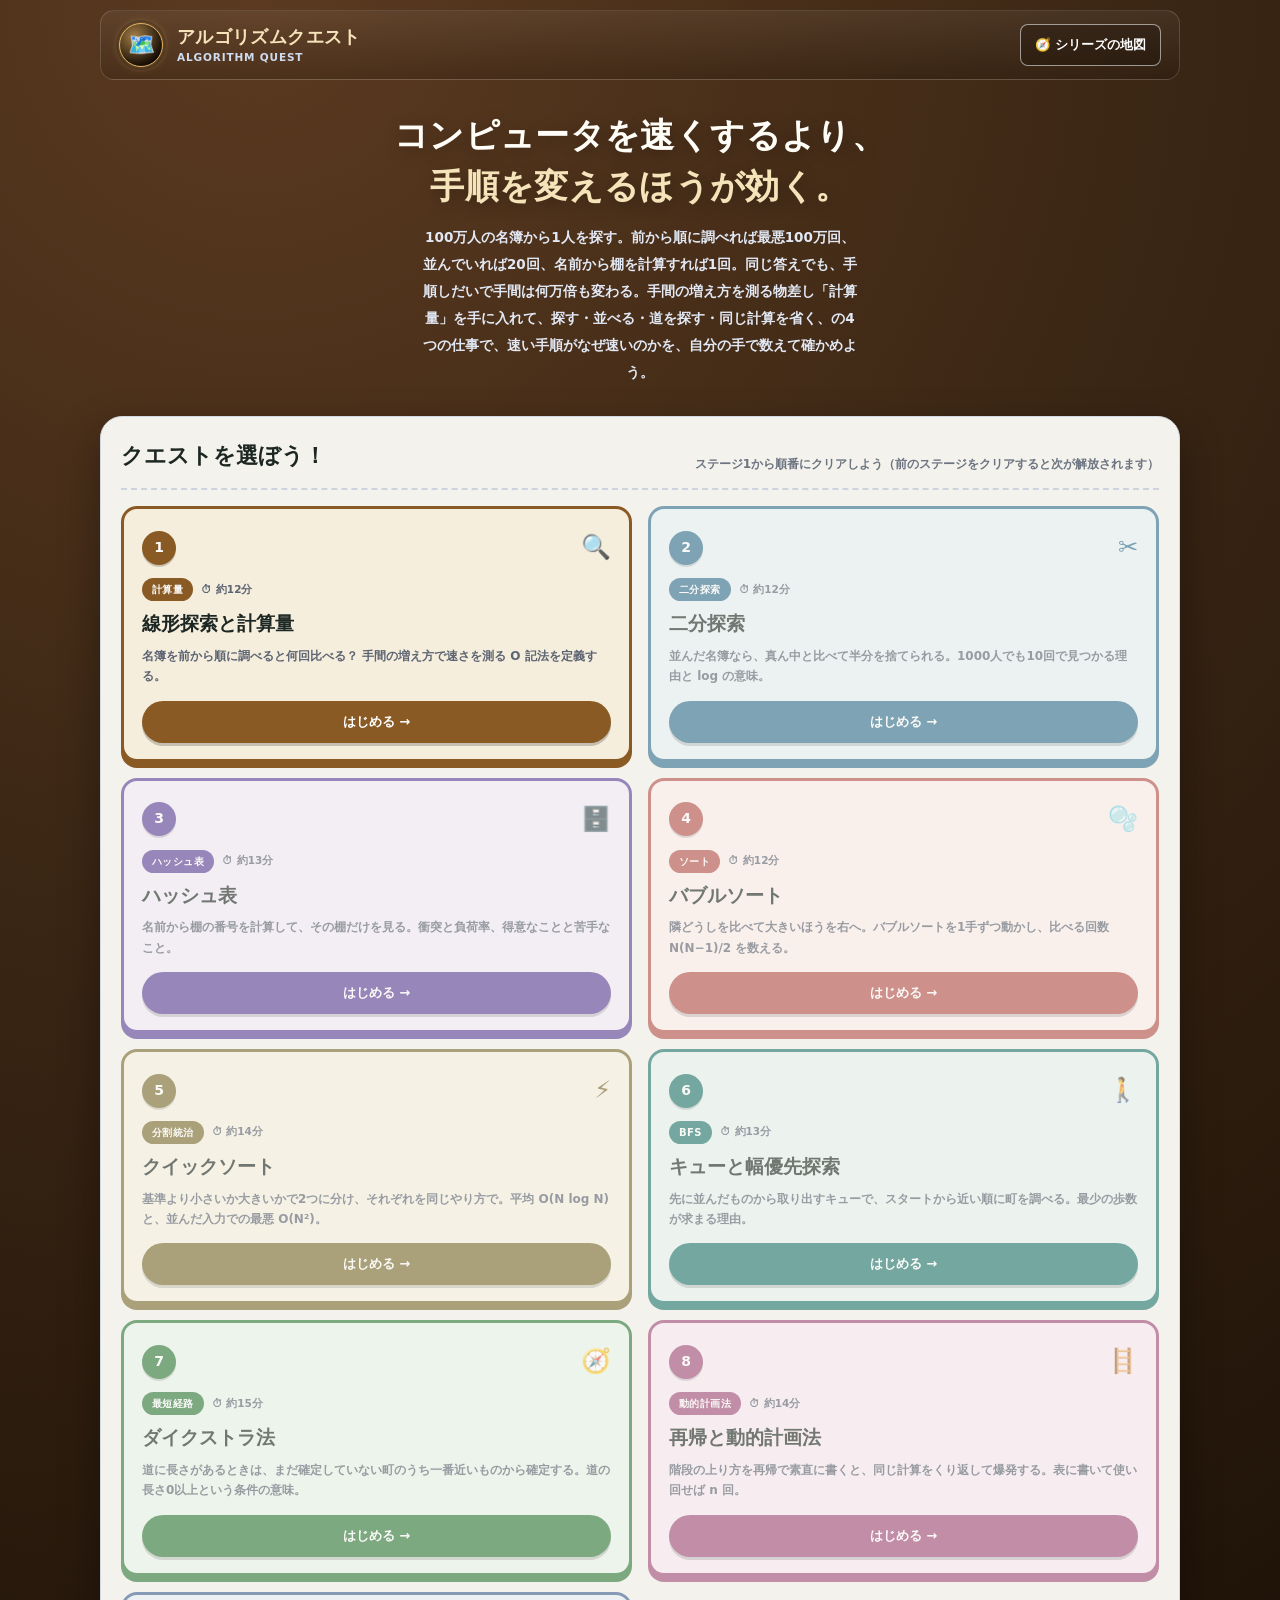
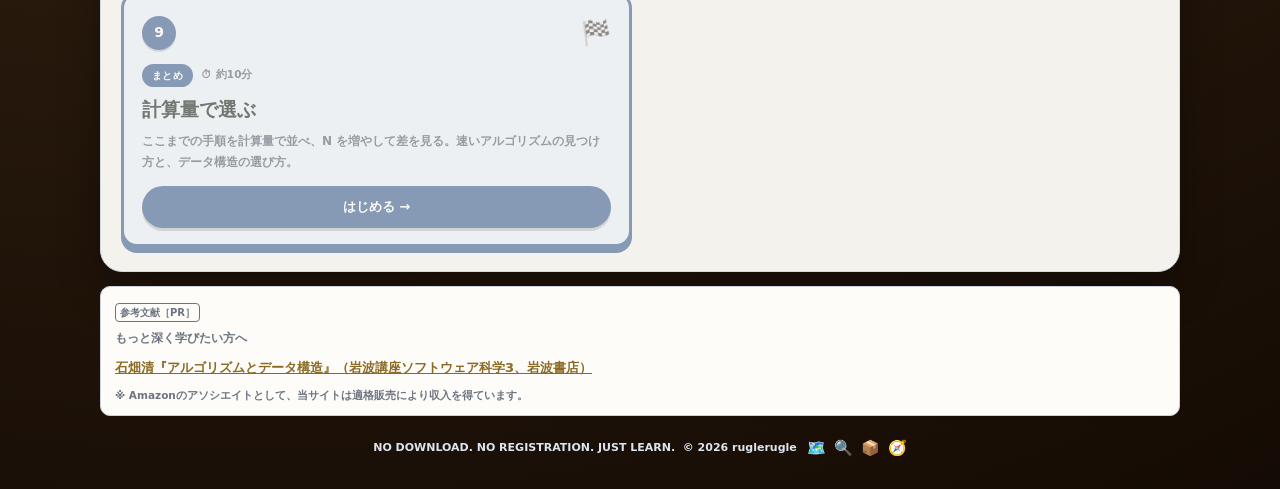
<file: index.html>
<!DOCTYPE html>
<html lang="ja">
<head>
<meta charset="UTF-8">
<meta name="viewport" content="width=device-width, initial-scale=1.0">
<meta name="theme-color" content="#3a2614">
<!-- Google tag (gtag.js) -->
<script async src="https://www.googletagmanager.com/gtag/js?id=G-9RTQCP2HXM"></script>
<script>
  window.dataLayer = window.dataLayer || [];
  function gtag(){dataLayer.push(arguments);}
  gtag('js', new Date());
  gtag('config', 'G-9RTQCP2HXM');
</script>
<title>アルゴリズムクエスト ― 探す・並べる・道を探す 全9ステージの無料学習ゲーム</title>
<meta name="description" content="同じ答えを、もっと少ない手間で出すには。線形探索と計算量（O記法）、二分探索、ハッシュ表、バブルソート、クイックソート、キューと幅優先探索、ダイクストラ法、再帰と動的計画法まで、手を動かしながら手間を数えて確かめる全9ステージの無料学習サイト。ねこ博士とうさ美が案内します。">
<link rel="canonical" href="https://informatics.habatakijuku.com/algo-quest/">
<meta property="og:type" content="website">
<meta property="og:site_name" content="アルゴリズムクエスト">
<meta property="og:locale" content="ja_JP">
<meta property="og:title" content="アルゴリズムクエスト ― 探す・並べる・道を探す 全9ステージの無料学習ゲーム">
<meta property="og:description" content="同じ答えを、もっと少ない手間で。探索・ソート・最短経路・動的計画法を、手間を数えて確かめる全9ステージ。">
<meta property="og:url" content="https://informatics.habatakijuku.com/algo-quest/">
<meta property="og:image" content="https://informatics.habatakijuku.com/images/ogp/algo-quest.png">
<meta property="og:image:width" content="1200">
<meta property="og:image:height" content="630">
<meta name="twitter:card" content="summary_large_image">
<link rel="icon" href="data:image/svg+xml,<svg xmlns=%22http://www.w3.org/2000/svg%22 viewBox=%220 0 100 100%22><text y=%22.9em%22 font-size=%2290%22>🗺️</text></svg>">
<link rel="stylesheet" href="design-system.css?v=20261108b">
<script type="application/ld+json">
{
  "@context": "https://schema.org",
  "@type": "LearningResource",
  "name": "アルゴリズムクエスト",
  "alternateName": "ALGO QUEST",
  "description": "同じ答えを、もっと少ない手間で出すには。線形探索と計算量（O記法）、二分探索、ハッシュ表、バブルソート、クイックソート、キューと幅優先探索、ダイクストラ法、再帰と動的計画法まで、手を動かしながら手間を数えて確かめる全9ステージの無料学習サイト。ねこ博士とうさ美が案内します。",
  "url": "https://informatics.habatakijuku.com/algo-quest/",
  "inLanguage": "ja",
  "learningResourceType": "learning activity",
  "educationalLevel": "中学生以上",
  "teaches": "アルゴリズムと計算量（O記法）・線形探索・二分探索・ハッシュ表・バブルソート・クイックソート・キューとスタック・幅優先探索・ダイクストラ法・優先度付きキュー・再帰・動的計画法",
  "isAccessibleForFree": true,
  "author": {
    "@type": "Person",
    "name": "ruglerugle"
  }
}
</script>
</head>
<body>
<div class="shell">
  <nav class="topbar" aria-label="サイト情報">
    <span class="brand-badge" aria-hidden="true">🗺️</span>
    <span class="brand-copy">
      <strong>アルゴリズムクエスト</strong>
      <small>ALGORITHM QUEST</small>
    </span>
    <a class="head-reset" style="margin-left:auto" href="/" title="情報の冒険（シリーズの地図）へ">🧭 シリーズの地図</a>
  </nav>

  <header class="hero">
    <div class="hero-copy">
      <h1><span class="line">コンピュータを速くするより、</span><span class="line accent">手順を変えるほうが効く。</span></h1>
      <p>100万人の名簿から1人を探す。前から順に調べれば最悪100万回、並んでいれば20回、名前から棚を計算すれば1回。同じ答えでも、手順しだいで手間は何万倍も変わる。手間の増え方を測る物差し「計算量」を手に入れて、<span class="nowrap">探す・並べる・道を探す・同じ計算を省く</span>、の4つの仕事で、速い手順がなぜ速いのかを、自分の手で数えて確かめよう。</p>
    </div>
  </header>

  <main>
    <section class="board" aria-labelledby="quest-heading">
      <div class="board-head">
        <div><h2 id="quest-heading">クエストを選ぼう！</h2></div>
        <p>ステージ1から順番にクリアしよう（前のステージをクリアすると次が解放されます）</p>
      </div>

      <div class="quest-grid">
        <a class="quest-card" href="stage1.html" data-stage="1" style="--accent:#8a5a24;--accent-bg:#f6eedd">
          <div class="q-top"><span class="q-num">1</span><span class="q-suit" aria-hidden="true">🔍</span></div>
          <div class="q-meta"><span class="q-tag">計算量</span><span class="q-time">⏱ 約12分</span></div>
          <div class="q-title">線形探索と計算量</div>
          <p class="q-desc">名簿を前から順に調べると何回比べる？ 手間の増え方で速さを測る O 記法を定義する。</p>
          <span class="q-cta">はじめる →</span>
        </a>

        <a class="quest-card" href="stage2.html" data-stage="2" style="--accent:#2f6f8f;--accent-bg:#e8f2f7">
          <div class="q-top"><span class="q-num">2</span><span class="q-suit" aria-hidden="true">✂️</span></div>
          <div class="q-meta"><span class="q-tag">二分探索</span><span class="q-time">⏱ 約12分</span></div>
          <div class="q-title">二分探索</div>
          <p class="q-desc">並んだ名簿なら、真ん中と比べて半分を捨てられる。1000人でも10回で見つかる理由と log の意味。</p>
          <span class="q-cta">はじめる →</span>
        </a>

        <a class="quest-card" href="stage3.html" data-stage="3" style="--accent:#5b3f9a;--accent-bg:#f1ecfa">
          <div class="q-top"><span class="q-num">3</span><span class="q-suit" aria-hidden="true">🗄️</span></div>
          <div class="q-meta"><span class="q-tag">ハッシュ表</span><span class="q-time">⏱ 約13分</span></div>
          <div class="q-title">ハッシュ表</div>
          <p class="q-desc">名前から棚の番号を計算して、その棚だけを見る。衝突と負荷率、得意なことと苦手なこと。</p>
          <span class="q-cta">はじめる →</span>
        </a>

        <a class="quest-card" href="stage4.html" data-stage="4" style="--accent:#b5504a;--accent-bg:#fdefed">
          <div class="q-top"><span class="q-num">4</span><span class="q-suit" aria-hidden="true">🫧</span></div>
          <div class="q-meta"><span class="q-tag">ソート</span><span class="q-time">⏱ 約12分</span></div>
          <div class="q-title">バブルソート</div>
          <p class="q-desc">隣どうしを比べて大きいほうを右へ。バブルソートを1手ずつ動かし、比べる回数 N(N−1)/2 を数える。</p>
          <span class="q-cta">はじめる →</span>
        </a>

        <a class="quest-card" href="stage5.html" data-stage="5" style="--accent:#7a6a2f;--accent-bg:#f7f3e2">
          <div class="q-top"><span class="q-num">5</span><span class="q-suit" aria-hidden="true">⚡</span></div>
          <div class="q-meta"><span class="q-tag">分割統治</span><span class="q-time">⏱ 約14分</span></div>
          <div class="q-title">クイックソート</div>
          <p class="q-desc">基準より小さいか大きいかで2つに分け、それぞれを同じやり方で。平均 O(N log N) と、並んだ入力での最悪 O(N²)。</p>
          <span class="q-cta">はじめる →</span>
        </a>

        <a class="quest-card" href="stage6.html" data-stage="6" style="--accent:#1f766e;--accent-bg:#e7f5f2">
          <div class="q-top"><span class="q-num">6</span><span class="q-suit" aria-hidden="true">🚶</span></div>
          <div class="q-meta"><span class="q-tag">BFS</span><span class="q-time">⏱ 約13分</span></div>
          <div class="q-title">キューと幅優先探索</div>
          <p class="q-desc">先に並んだものから取り出すキューで、スタートから近い順に町を調べる。最少の歩数が求まる理由。</p>
          <span class="q-cta">はじめる →</span>
        </a>

        <a class="quest-card" href="stage7.html" data-stage="7" style="--accent:#2f7a3b;--accent-bg:#eaf6ec">
          <div class="q-top"><span class="q-num">7</span><span class="q-suit" aria-hidden="true">🧭</span></div>
          <div class="q-meta"><span class="q-tag">最短経路</span><span class="q-time">⏱ 約15分</span></div>
          <div class="q-title">ダイクストラ法</div>
          <p class="q-desc">道に長さがあるときは、まだ確定していない町のうち一番近いものから確定する。道の長さ0以上という条件の意味。</p>
          <span class="q-cta">はじめる →</span>
        </a>

        <a class="quest-card" href="stage8.html" data-stage="8" style="--accent:#a14b7a;--accent-bg:#f9ebf3">
          <div class="q-top"><span class="q-num">8</span><span class="q-suit" aria-hidden="true">🪜</span></div>
          <div class="q-meta"><span class="q-tag">動的計画法</span><span class="q-time">⏱ 約14分</span></div>
          <div class="q-title">再帰と動的計画法</div>
          <p class="q-desc">階段の上り方を再帰で素直に書くと、同じ計算をくり返して爆発する。表に書いて使い回せば n 回。</p>
          <span class="q-cta">はじめる →</span>
        </a>

        <a class="quest-card" href="stage9.html" data-stage="9" style="--accent:#3f6191;--accent-bg:#eaf0f8">
          <div class="q-top"><span class="q-num">9</span><span class="q-suit" aria-hidden="true">🏁</span></div>
          <div class="q-meta"><span class="q-tag">まとめ</span><span class="q-time">⏱ 約10分</span></div>
          <div class="q-title">計算量で選ぶ</div>
          <p class="q-desc">ここまでの手順を計算量で並べ、N を増やして差を見る。速いアルゴリズムの見つけ方と、データ構造の選び方。</p>
          <span class="q-cta">はじめる →</span>
        </a>
      </div>
    </section>

    <div id="book-recommend"></div>
  </main>

  <footer>
    <p>NO DOWNLOAD. NO REGISTRATION. JUST LEARN. &nbsp;© <span id="year"></span> ruglerugle</p>
    <div class="footer-suits" aria-hidden="true"><span>🗺️</span><span>🔍</span><span>📦</span><span>🧭</span></div>
  </footer>
</div>
<script>document.getElementById("year").textContent = new Date().getFullYear();</script>
<script src="js/stages.js?v=20261108b"></script>
<script src="js/progress.js?v=20261108b"></script>
<script>QUEST.initCoverPage();</script>
<script src="https://my.habatakijuku.com/sync.js" defer></script>
</body>
</html>
</file>
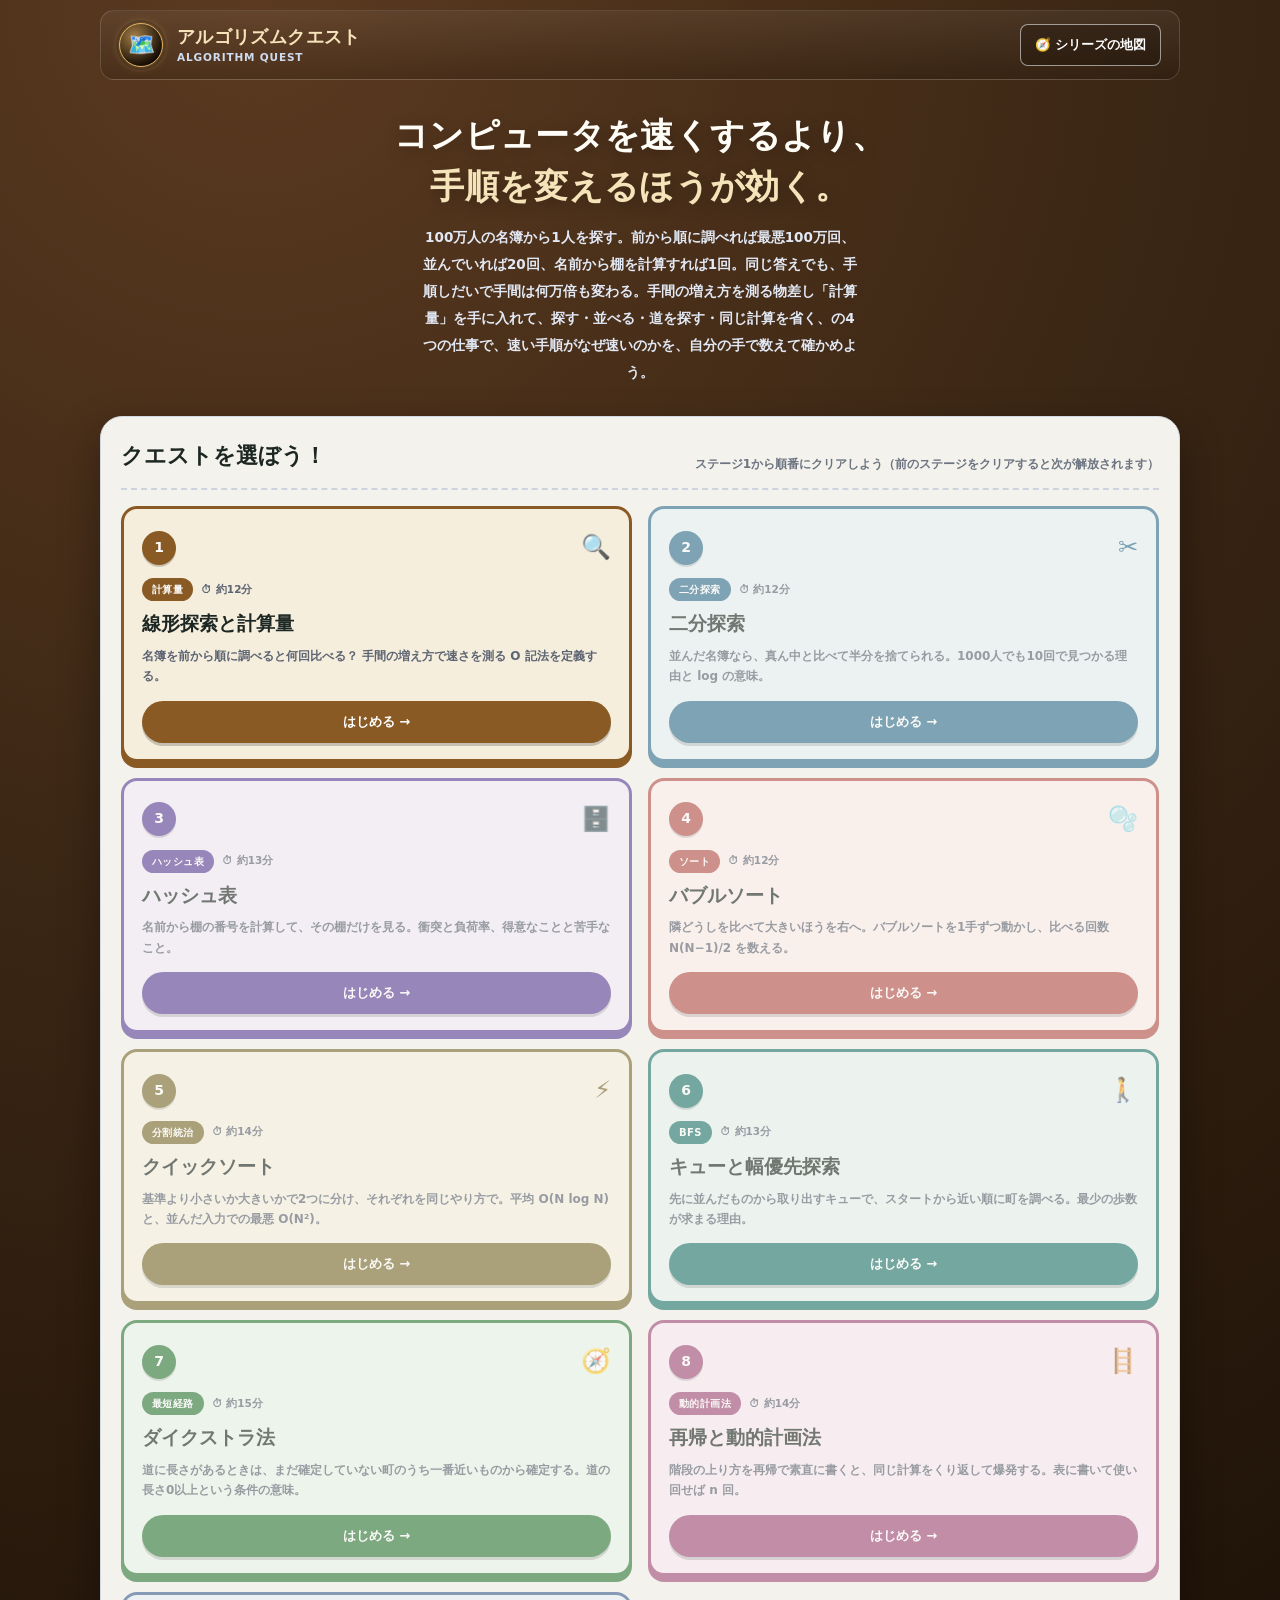
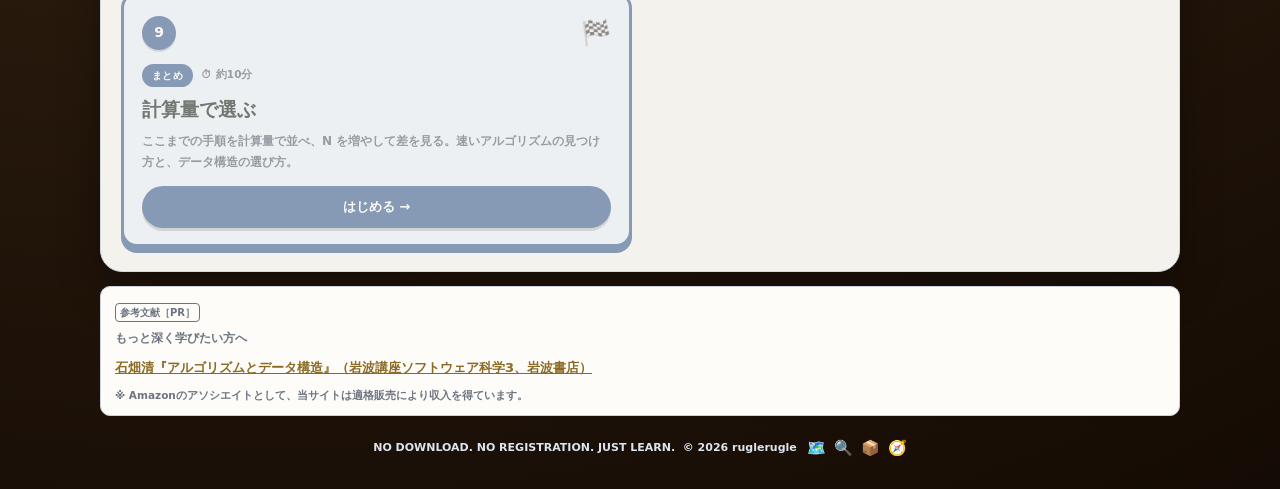
<file: complete.html>
<!DOCTYPE html>
<html lang="ja">
<head>
<meta charset="UTF-8">
<meta name="viewport" content="width=device-width, initial-scale=1.0">
<meta name="theme-color" content="#3a2614">
<!-- Google tag (gtag.js) -->
<script async src="https://www.googletagmanager.com/gtag/js?id=G-9RTQCP2HXM"></script>
<script>
  window.dataLayer = window.dataLayer || [];
  function gtag(){dataLayer.push(arguments);}
  gtag('js', new Date());
  gtag('config', 'G-9RTQCP2HXM');
</script>
<title>全ステージクリア ― アルゴリズムクエスト</title>
<meta name="description" content="同じ答えを、もっと少ない手間で出すには。線形探索と計算量（O記法）、二分探索、ハッシュ表、バブルソート、クイックソート、キューと幅優先探索、ダイクストラ法、再帰と動的計画法まで、手を動かしながら手間を数えて確かめる全9ステージの無料学習サイト。ねこ博士とうさ美が案内します。">
<link rel="canonical" href="https://informatics.habatakijuku.com/algo-quest/complete">
<meta property="og:type" content="article">
<meta property="og:site_name" content="アルゴリズムクエスト">
<meta property="og:locale" content="ja_JP">
<meta property="og:title" content="全ステージクリア ― アルゴリズムクエスト">
<meta property="og:description" content="同じ答えを、もっと少ない手間で。探索・ソート・最短経路・動的計画法を、手間を数えて確かめる全9ステージ。">
<meta property="og:url" content="https://informatics.habatakijuku.com/algo-quest/complete">
<meta property="og:image" content="https://informatics.habatakijuku.com/images/ogp/algo-quest.png">
<meta property="og:image:width" content="1200">
<meta property="og:image:height" content="630">
<meta name="twitter:card" content="summary_large_image">
<link rel="icon" href="data:image/svg+xml,<svg xmlns=%22http://www.w3.org/2000/svg%22 viewBox=%220 0 100 100%22><text y=%22.9em%22 font-size=%2290%22>🗺️</text></svg>">
<link rel="stylesheet" href="design-system.css?v=20261108b">
<meta name="robots" content="noindex">
</head>
<body>
<div class="shell">
  <nav class="topbar" aria-label="サイト情報">
    <span class="brand-badge" aria-hidden="true">🗺️</span>
    <span class="brand-copy">
      <strong>アルゴリズムクエスト</strong>
      <small>ALGORITHM QUEST</small>
    </span>
    <a class="head-reset" style="margin-left:auto" href="/" title="情報の冒険（シリーズの地図）へ">🧭 シリーズの地図</a>
  </nav>

  <header class="hero">
    <div class="hero-copy">
      <h1><span class="line">手間の数え方、身についた ∎</span></h1>
      <p>前から順に O(N)、半分を捨てて O(log N)、棚を計算して O(1)。隣どうしの O(N²) から、分けて任せる O(N log N)。キューで近い順に広げ、いちばん近い町から確定し、同じ計算は表に書いて使い回す。速い手順の秘密は「捨てる・分ける・覚える」と、データの置き方だった。旅の記録で振り返ろう。</p>
    </div>
  </header>

  <main>
    <section class="board" aria-labelledby="recap-heading">
      <div class="board-head">
        <div><h2 id="recap-heading">ここまでの旅を振り返ろう</h2></div>
        <p>全9ステージ、おつかれさま</p>
      </div>
      <div class="recap-list">
        <div class="recap-item">
          <div class="recap-num">1</div>
          <div class="recap-body">
            <div class="recap-title">線形探索と計算量</div>
            <div class="recap-desc">線形探索は最悪 N 回、平均 N/2 回で O(N)。速さは「N が増えたときの手間の増え方」で比べ、係数や小さい項は無視して O 記法で書く。</div>
          </div>
        </div>
        <div class="recap-item">
          <div class="recap-num">2</div>
          <div class="recap-body">
            <div class="recap-title">二分探索</div>
            <div class="recap-desc">真ん中と比べて半分を捨てる。log₂ N 回で1人に絞れ、O(log N)。条件は、並んでいることと、何番目にもすぐ行けること。</div>
          </div>
        </div>
        <div class="recap-item">
          <div class="recap-num">3</div>
          <div class="recap-body">
            <div class="recap-title">ハッシュ表</div>
            <div class="recap-desc">ハッシュ関数で棚を決め、同じ計算で探す。衝突は棚の中の列で対処し、負荷率を小さく保てば平均 O(1)。順番や範囲は苦手。</div>
          </div>
        </div>
        <div class="recap-item">
          <div class="recap-num">4</div>
          <div class="recap-body">
            <div class="recap-title">バブルソート</div>
            <div class="recap-desc">1周で一番大きいものが右端で確定。比べる回数は (N−1)＋…＋1 ＝ N(N−1)/2 で O(N²)。N が10倍なら手間は100倍。</div>
          </div>
        </div>
        <div class="recap-item">
          <div class="recap-num">5</div>
          <div class="recap-body">
            <div class="recap-title">クイックソート</div>
            <div class="recap-desc">基準で分けると基準の位置は確定。半分ずつなら1段 N 回 × log₂ N 段で O(N log N)。並んだ入力に右端の基準だと O(N²)。マージソートは最悪でも O(N log N)。</div>
          </div>
        </div>
        <div class="recap-item">
          <div class="recap-num">6</div>
          <div class="recap-body">
            <div class="recap-title">キューと幅優先探索</div>
            <div class="recap-desc">キュー（FIFO）で近い順に広げるので、初めて届いた歩数が最少。O(V＋E)。スタック（LIFO）を使うと深さ優先探索になり、最短とは限らない。</div>
          </div>
        </div>
        <div class="recap-item">
          <div class="recap-num">7</div>
          <div class="recap-body">
            <div class="recap-title">ダイクストラ法</div>
            <div class="recap-desc">一番近い未確定の町は、それ以上近くならない（道の長さが0以上だから）。優先度付きキューで O((V＋E) log V)。マイナスの道があると使えない。</div>
          </div>
        </div>
        <div class="recap-item">
          <div class="recap-num">8</div>
          <div class="recap-body">
            <div class="recap-title">再帰と動的計画法</div>
            <div class="recap-desc">ways(n) ＝ ways(n−1) ＋ ways(n−2)。素朴な再帰は同じ小問題を何度も計算して指数的に増える。表に書いて使い回せば O(n)。終わりの条件を忘れずに。</div>
          </div>
        </div>
        <div class="recap-item">
          <div class="recap-num">9</div>
          <div class="recap-body">
            <div class="recap-title">計算量で選ぶ</div>
            <div class="recap-desc">速い手順の考え方は「捨てる・分ける・覚える」。データ構造の得意・不得意とセットで選ぶ。時間とメモリの取り引きも物差しになる。</div>
          </div>
        </div>
      </div>
      <div class="complete-actions">
        <a class="btn btn-primary" href="/oop-game/">次の旅へ：オブジェクト指向クエスト →</a>
        <a class="btn" href="./">トップへ戻る</a>
        <a class="btn" href="https://x.com/intent/post?text=%E3%82%A2%E3%83%AB%E3%82%B4%E3%83%AA%E3%82%BA%E3%83%A0%E3%82%AF%E3%82%A8%E3%82%B9%E3%83%88%E3%82%92%E5%85%A89%E3%82%B9%E3%83%86%E3%83%BC%E3%82%B8%E3%82%AF%E3%83%AA%E3%82%A2%E3%81%97%E3%81%9F%EF%BC%81&url=https%3A%2F%2Finformatics.habatakijuku.com%2Falgo-quest%2F" target="_blank" rel="noopener">𝕏 でシェア</a>
        <button class="btn" id="btn-reset-all">🔄 最初から</button>
      </div>
    </section>
    <div id="book-recommend"></div>
  </main>

  <footer>
    <p>NO DOWNLOAD. NO REGISTRATION. JUST LEARN. &nbsp;© <span id="year"></span> ruglerugle</p>
    <div class="footer-suits" aria-hidden="true"><span>🗺️</span><span>🔍</span><span>📦</span><span>🧭</span></div>
  </footer>
</div>
<script>document.getElementById("year").textContent = new Date().getFullYear();</script>
<script src="js/stages.js?v=20261108b"></script>
<script src="js/progress.js?v=20261108b"></script>
<script>QUEST.initCompletePage();</script>
<script src="https://my.habatakijuku.com/sync.js" defer></script>
</body>
</html>
</file>
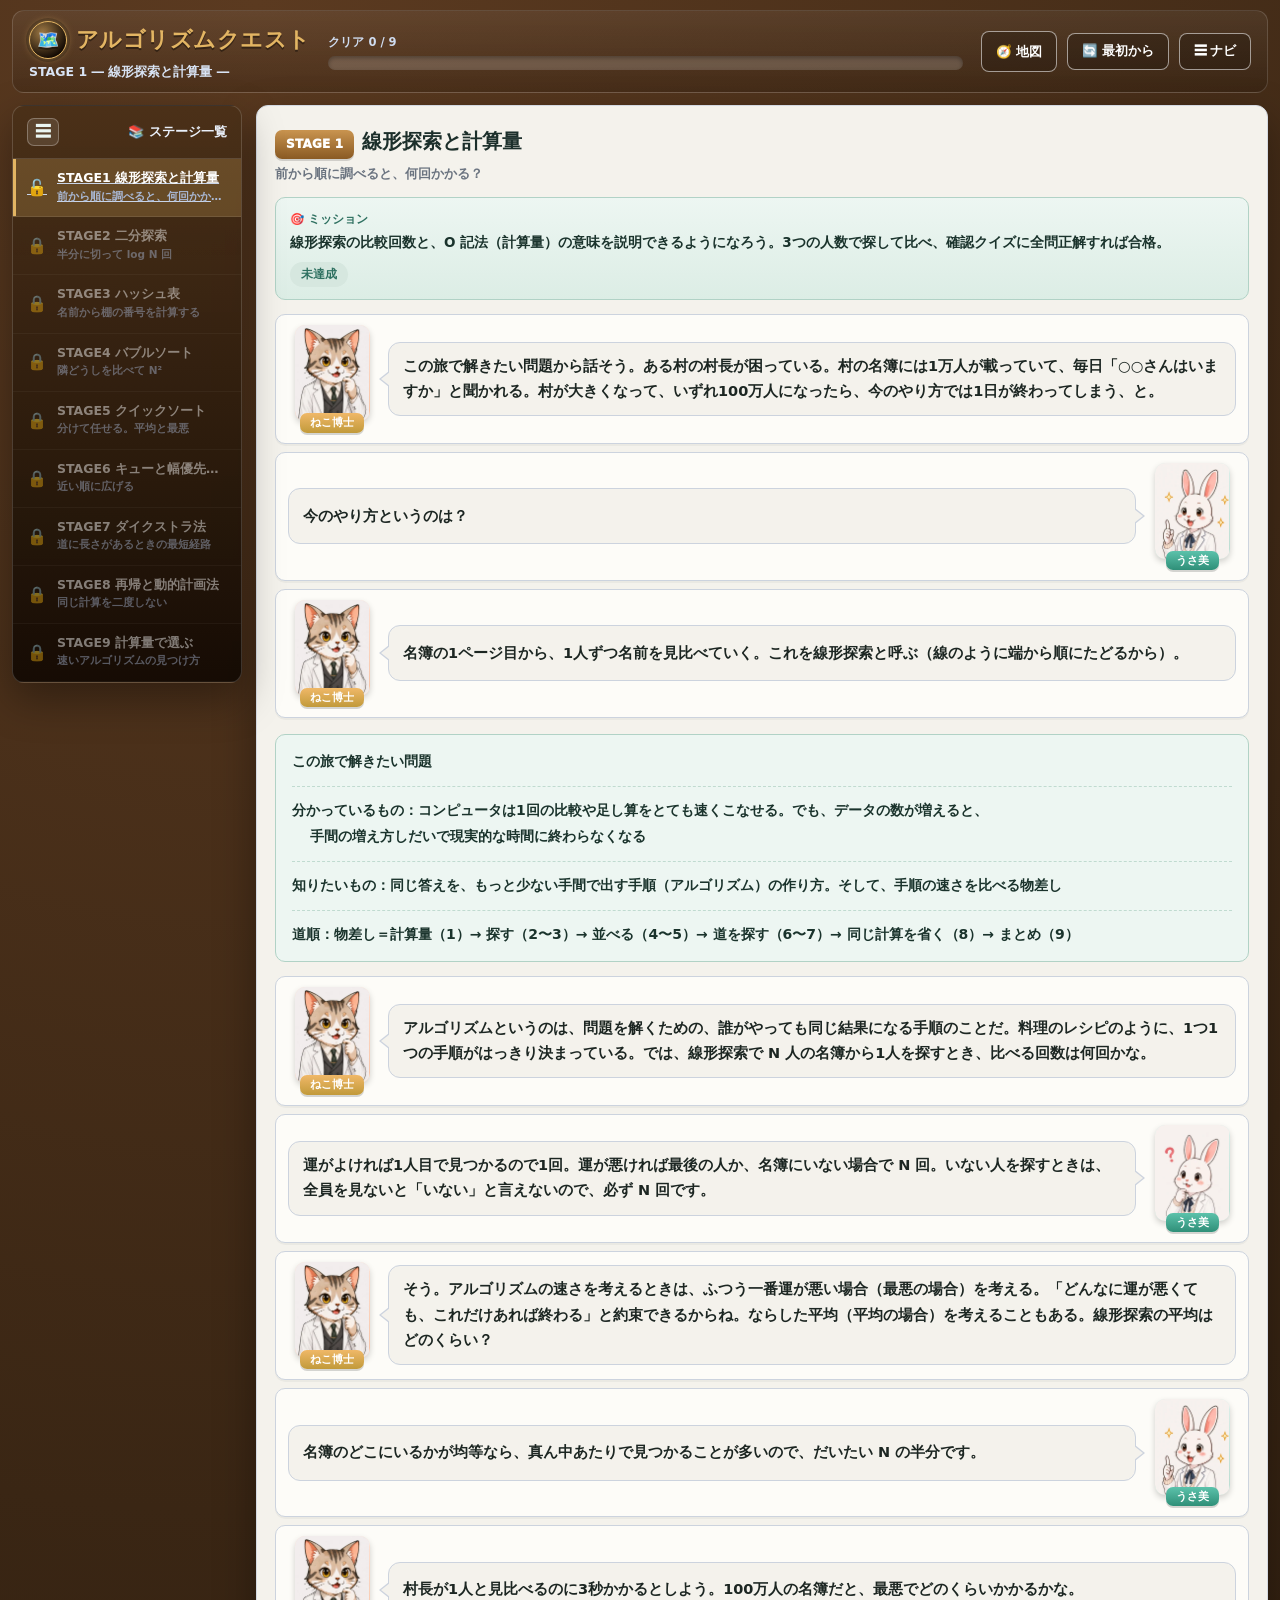
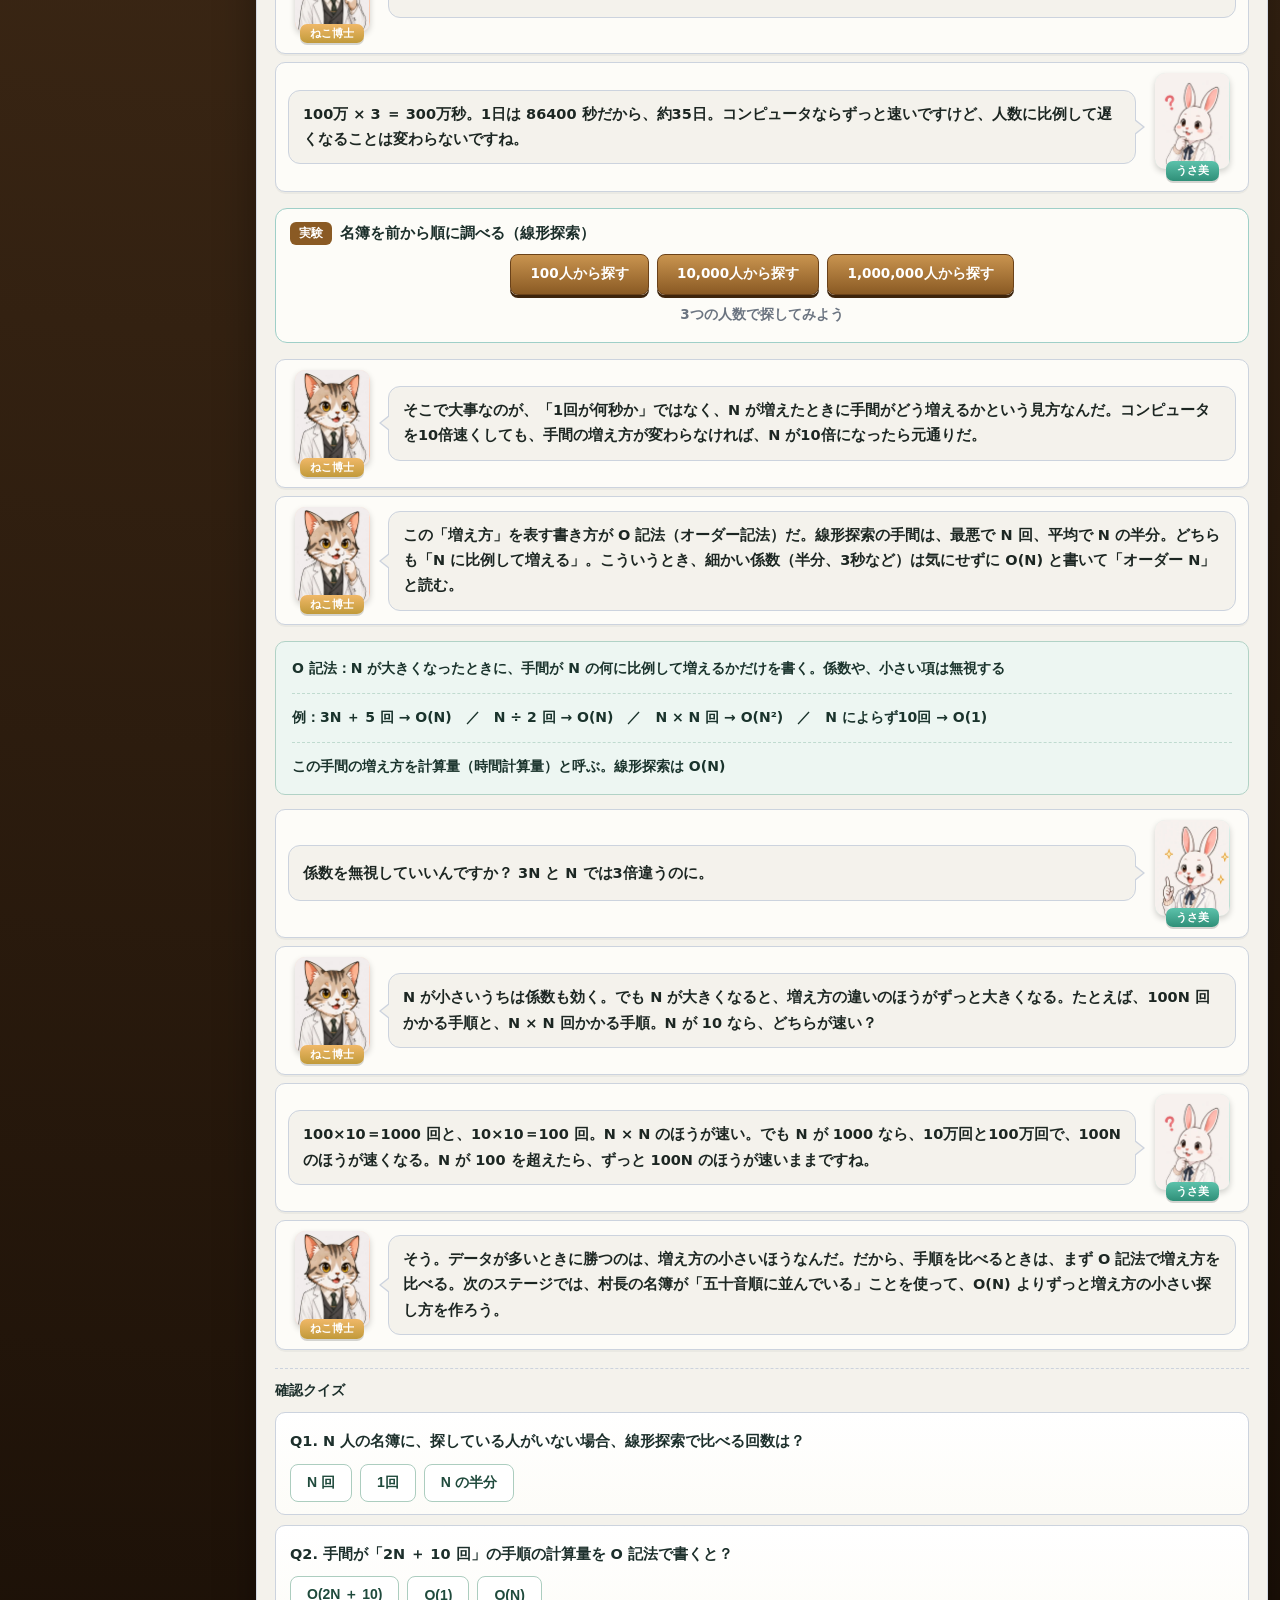
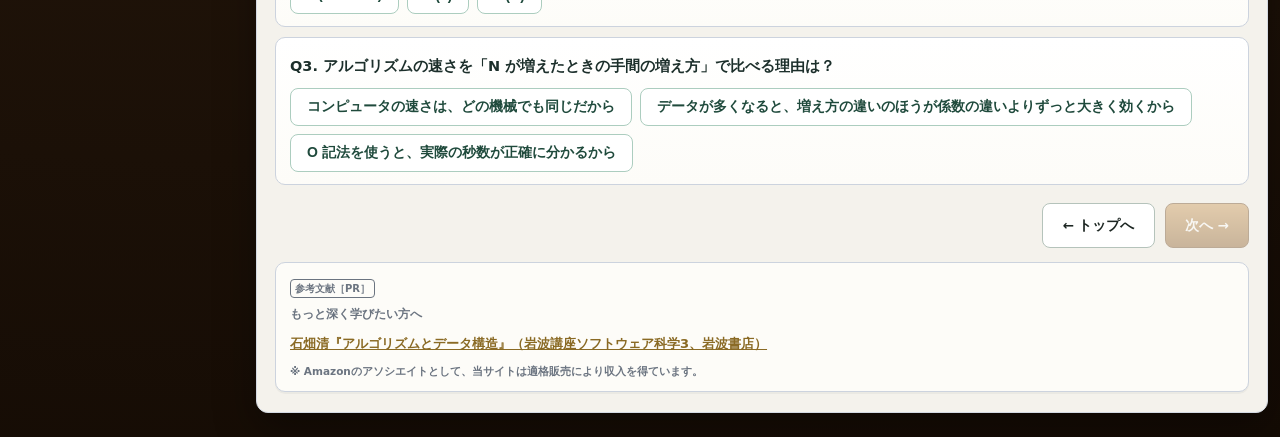
<file: stage1.html>
<!DOCTYPE html>
<html lang="ja">
<head>
<meta charset="UTF-8">
<meta name="viewport" content="width=device-width, initial-scale=1.0">
<meta name="theme-color" content="#3a2614">
<!-- Google tag (gtag.js) -->
<script async src="https://www.googletagmanager.com/gtag/js?id=G-9RTQCP2HXM"></script>
<script>
  window.dataLayer = window.dataLayer || [];
  function gtag(){dataLayer.push(arguments);}
  gtag('js', new Date());
  gtag('config', 'G-9RTQCP2HXM');
</script>
<title>STAGE1 線形探索と計算量 ― アルゴリズムクエスト</title>
<meta name="description" content="名簿から1人を探すとき、前から順に調べると何回比べることになるか。人数 N に比例して手間が増えることを数え、アルゴリズムの速さを「N が増えたときの手間の増え方」で表す O 記法（計算量）を定義する。">
<link rel="canonical" href="https://informatics.habatakijuku.com/algo-quest/stage1">
<meta property="og:type" content="article">
<meta property="og:site_name" content="アルゴリズムクエスト">
<meta property="og:locale" content="ja_JP">
<meta property="og:title" content="STAGE1 線形探索と計算量 ― アルゴリズムクエスト">
<meta property="og:description" content="前から順に探すと、手間は人数に比例する。アルゴリズムの速さを測る「計算量」の考え方。">
<meta property="og:url" content="https://informatics.habatakijuku.com/algo-quest/stage1">
<meta property="og:image" content="https://informatics.habatakijuku.com/images/ogp/algo-quest.png">
<meta property="og:image:width" content="1200">
<meta property="og:image:height" content="630">
<meta name="twitter:card" content="summary_large_image">
<link rel="icon" href="data:image/svg+xml,<svg xmlns=%22http://www.w3.org/2000/svg%22 viewBox=%220 0 100 100%22><text y=%22.9em%22 font-size=%2290%22>🗺️</text></svg>">
<link rel="stylesheet" href="design-system.css?v=20261108b">
<link rel="stylesheet" href="lab.css?v=20261108b">
<script src="js/stages.js?v=20261108b"></script>
<script src="js/progress.js?v=20261108b"></script>
<script src="js/labs.js?v=20261108b"></script>
</head>
<body>
<div class="app-shell side-collapsed" id="app-shell">
  <header class="game-header">
    <div class="brand">
      <div class="brand-title"><a class="head-reset home-badge" href="./" title="トップへ" aria-label="トップへ">🗺️</a> <span>アルゴリズムクエスト</span></div>
      <div class="brand-sub">STAGE 1 ― 線形探索と計算量 ―</div>
    </div>
    <div class="head-progress-wrap">
      <div class="head-progress-label" id="progress-label">クリア 0 / 9</div>
      <div class="head-progress" role="progressbar" aria-label="クリア済みステージ数" aria-valuemin="0" aria-valuemax="9" aria-valuenow="0"><div class="head-progress-fill" id="progress-fill" style="width:0%"></div></div>
    </div>
    <div class="header-actions">
      <a class="head-reset" href="/" title="情報の冒険（シリーズの地図）へ">🧭 地図</a>
      <button class="head-reset" id="btn-reset-all">🔄 最初から</button>
      <button class="head-reset" id="head-nav-toggle" title="ステージ一覧の表示切替">☰ ナビ</button>
    </div>
  </header>

  <div class="game-layout">
    <div class="side-backdrop" id="side-backdrop"></div>
    <aside class="side-panel">
      <div class="side-head">
        <button class="side-toggle" id="sidebar-toggle" title="ステージ一覧の表示切替" aria-label="ステージ一覧の表示切替">☰</button>
        <span class="side-head-text">📚 ステージ一覧</span>
      </div>
      <div class="side-list" id="side-list"></div>
    </aside>

    <main class="main-area">
      <div class="chapter-head">
        <span class="chapter-badge">STAGE 1</span><h1 class="chapter-title">線形探索と計算量</h1>
        <div class="chapter-sub">前から順に調べると、何回かかる？</div>
      </div>

      <div class="mission-box">
        <div class="mission-label">🎯 ミッション</div>
        <div class="mission-text">線形探索の比較回数と、O 記法（計算量）の意味を説明できるようになろう。3つの人数で探して比べ、確認クイズに全問正解すれば合格。</div>
        <span class="mission-status" id="mission-status">未達成</span>
      </div>

      <div class="dialogue-scene">
        <div class="dialog-row">
          <div class="dialog-character">
            <div class="dialog-avatar mentor"><img src="images/cat.webp" width="300" height="386" alt=""></div>
            <div class="dialog-name mentor">ねこ博士</div>
          </div>
          <div class="dialog-bubble">この旅で解きたい問題から話そう。ある村の村長が困っている。村の名簿には1万人が載っていて、毎日「○○さんはいますか」と聞かれる。村が大きくなって、いずれ100万人になったら、今のやり方では1日が終わってしまう、と。</div>
        </div>
        <div class="dialog-row right">
          <div class="dialog-character">
            <div class="dialog-avatar student"><img src="images/rabbit.webp" width="300" height="386" alt=""></div>
            <div class="dialog-name student">うさ美</div>
          </div>
          <div class="dialog-bubble">今のやり方というのは？</div>
        </div>
        <div class="dialog-row">
          <div class="dialog-character">
            <div class="dialog-avatar mentor"><img src="images/cat.webp" width="300" height="386" alt=""></div>
            <div class="dialog-name mentor">ねこ博士</div>
          </div>
          <div class="dialog-bubble">名簿の1ページ目から、1人ずつ名前を見比べていく。これを<strong>線形探索</strong>と呼ぶ（線のように端から順にたどるから）。</div>
        </div>
      </div>
      <div class="formula-box">
        <span class="step"><strong>この旅で解きたい問題</strong></span>
        <span class="step">分かっているもの：コンピュータは1回の比較や足し算をとても速くこなせる。でも、データの数が増えると、手間の増え方しだいで現実的な時間に終わらなくなる</span>
        <span class="step">知りたいもの：同じ答えを、もっと少ない手間で出す手順（アルゴリズム）の作り方。そして、手順の速さを比べる物差し</span>
        <span class="step">道順：物差し＝計算量（1）→ 探す（2〜3）→ 並べる（4〜5）→ 道を探す（6〜7）→ 同じ計算を省く（8）→ まとめ（9）</span>
      </div>
      <div class="dialogue-scene">
        <div class="dialog-row">
          <div class="dialog-character">
            <div class="dialog-avatar mentor"><img src="images/cat.webp" width="300" height="386" alt=""></div>
            <div class="dialog-name mentor">ねこ博士</div>
          </div>
          <div class="dialog-bubble"><strong>アルゴリズム</strong>というのは、問題を解くための、誰がやっても同じ結果になる手順のことだ。料理のレシピのように、1つ1つの手順がはっきり決まっている。では、線形探索で N 人の名簿から1人を探すとき、比べる回数は何回かな。</div>
        </div>
        <div class="dialog-row right">
          <div class="dialog-character">
            <div class="dialog-avatar student"><img src="images/rabbitThink.webp" width="300" height="386" alt=""></div>
            <div class="dialog-name student">うさ美</div>
          </div>
          <div class="dialog-bubble"> 運がよければ1人目で見つかるので1回。運が悪ければ最後の人か、名簿にいない場合で N 回。いない人を探すときは、全員を見ないと「いない」と言えないので、必ず N 回です。</div>
        </div>
        <div class="dialog-row">
          <div class="dialog-character">
            <div class="dialog-avatar mentor"><img src="images/cat.webp" width="300" height="386" alt=""></div>
            <div class="dialog-name mentor">ねこ博士</div>
          </div>
          <div class="dialog-bubble">そう。アルゴリズムの速さを考えるときは、ふつう<strong>一番運が悪い場合</strong>（<strong>最悪の場合</strong>）を考える。「どんなに運が悪くても、これだけあれば終わる」と約束できるからね。ならした平均（<strong>平均の場合</strong>）を考えることもある。線形探索の平均はどのくらい？</div>
        </div>
        <div class="dialog-row right">
          <div class="dialog-character">
            <div class="dialog-avatar student"><img src="images/rabbit.webp" width="300" height="386" alt=""></div>
            <div class="dialog-name student">うさ美</div>
          </div>
          <div class="dialog-bubble">名簿のどこにいるかが均等なら、真ん中あたりで見つかることが多いので、だいたい N の半分です。</div>
        </div>
        <div class="dialog-row">
          <div class="dialog-character">
            <div class="dialog-avatar mentor"><img src="images/cat.webp" width="300" height="386" alt=""></div>
            <div class="dialog-name mentor">ねこ博士</div>
          </div>
          <div class="dialog-bubble">村長が1人と見比べるのに3秒かかるとしよう。100万人の名簿だと、最悪でどのくらいかかるかな。</div>
        </div>
        <div class="dialog-row right">
          <div class="dialog-character">
            <div class="dialog-avatar student"><img src="images/rabbitThink.webp" width="300" height="386" alt=""></div>
            <div class="dialog-name student">うさ美</div>
          </div>
          <div class="dialog-bubble"> 100万 × 3 ＝ 300万秒。1日は 86400 秒だから、約35日。コンピュータならずっと速いですけど、人数に比例して遅くなることは変わらないですね。</div>
        </div>
      </div>
      <div class="lab" data-lab="linear" data-id="algo-s1-linear"></div>
      <div class="dialogue-scene">
        <div class="dialog-row">
          <div class="dialog-character">
            <div class="dialog-avatar mentor"><img src="images/cat.webp" width="300" height="386" alt=""></div>
            <div class="dialog-name mentor">ねこ博士</div>
          </div>
          <div class="dialog-bubble">そこで大事なのが、「1回が何秒か」ではなく、<strong>N が増えたときに手間がどう増えるか</strong>という見方なんだ。コンピュータを10倍速くしても、手間の増え方が変わらなければ、N が10倍になったら元通りだ。</div>
        </div>
        <div class="dialog-row">
          <div class="dialog-character">
            <div class="dialog-avatar mentor"><img src="images/cat.webp" width="300" height="386" alt=""></div>
            <div class="dialog-name mentor">ねこ博士</div>
          </div>
          <div class="dialog-bubble">この「増え方」を表す書き方が <strong>O 記法</strong>（オーダー記法）だ。線形探索の手間は、最悪で N 回、平均で N の半分。どちらも「N に比例して増える」。こういうとき、細かい係数（半分、3秒など）は気にせずに <strong>O(N)</strong> と書いて「オーダー N」と読む。</div>
        </div>
      </div>
      <div class="formula-box">
        <span class="step">O 記法：N が大きくなったときに、手間が N の何に比例して増えるかだけを書く。係数や、小さい項は無視する</span>
        <span class="step">例：3N ＋ 5 回 → O(N)　／　N ÷ 2 回 → O(N)　／　N × N 回 → O(N²)　／　N によらず10回 → O(1)</span>
        <span class="step">この手間の増え方を<strong>計算量</strong>（時間計算量）と呼ぶ。線形探索は O(N)</span>
      </div>
      <div class="dialogue-scene">
        <div class="dialog-row right">
          <div class="dialog-character">
            <div class="dialog-avatar student"><img src="images/rabbit.webp" width="300" height="386" alt=""></div>
            <div class="dialog-name student">うさ美</div>
          </div>
          <div class="dialog-bubble">係数を無視していいんですか？ 3N と N では3倍違うのに。</div>
        </div>
        <div class="dialog-row">
          <div class="dialog-character">
            <div class="dialog-avatar mentor"><img src="images/cat.webp" width="300" height="386" alt=""></div>
            <div class="dialog-name mentor">ねこ博士</div>
          </div>
          <div class="dialog-bubble">N が小さいうちは係数も効く。でも N が大きくなると、増え方の違いのほうがずっと大きくなる。たとえば、100N 回かかる手順と、N × N 回かかる手順。N が 10 なら、どちらが速い？</div>
        </div>
        <div class="dialog-row right">
          <div class="dialog-character">
            <div class="dialog-avatar student"><img src="images/rabbitThink.webp" width="300" height="386" alt=""></div>
            <div class="dialog-name student">うさ美</div>
          </div>
          <div class="dialog-bubble"> 100×10＝1000 回と、10×10＝100 回。N × N のほうが速い。でも N が 1000 なら、10万回と100万回で、100N のほうが速くなる。N が 100 を超えたら、ずっと 100N のほうが速いままですね。</div>
        </div>
        <div class="dialog-row">
          <div class="dialog-character">
            <div class="dialog-avatar mentor"><img src="images/cat.webp" width="300" height="386" alt=""></div>
            <div class="dialog-name mentor">ねこ博士</div>
          </div>
          <div class="dialog-bubble">そう。データが多いときに勝つのは、増え方の小さいほうなんだ。だから、手順を比べるときは、まず O 記法で増え方を比べる。次のステージでは、村長の名簿が「五十音順に並んでいる」ことを使って、O(N) よりずっと増え方の小さい探し方を作ろう。</div>
        </div>
      </div>

      <h2 class="quiz-head">確認クイズ</h2>
      <div class="quiz-card" data-quiz>
        <p class="quiz-q">Q1. N 人の名簿に、探している人がいない場合、線形探索で比べる回数は？</p>
        <div class="choice-list">
          <button class="choice-btn">N 回</button>
          <button class="choice-btn">1回</button>
          <button class="choice-btn">N の半分</button>
        </div>
        <div class="quiz-explain" hidden>正解！ いないことを確かめるには、全員を見るしかない。これが線形探索の最悪の場合。</div>
      </div>
      <div class="quiz-card" data-quiz>
        <p class="quiz-q">Q2. 手間が「2N ＋ 10 回」の手順の計算量を O 記法で書くと？</p>
        <div class="choice-list">
          <button class="choice-btn">O(2N ＋ 10)</button>
          <button class="choice-btn">O(1)</button>
          <button class="choice-btn">O(N)</button>
        </div>
        <div class="quiz-explain" hidden>正解！ 係数の2や、足された10は無視して、N に比例することだけを書く。</div>
      </div>
      <div class="quiz-card" data-quiz>
        <p class="quiz-q">Q3. アルゴリズムの速さを「N が増えたときの手間の増え方」で比べる理由は？</p>
        <div class="choice-list">
          <button class="choice-btn">コンピュータの速さは、どの機械でも同じだから</button>
          <button class="choice-btn">データが多くなると、増え方の違いのほうが係数の違いよりずっと大きく効くから</button>
          <button class="choice-btn">O 記法を使うと、実際の秒数が正確に分かるから</button>
        </div>
        <div class="quiz-explain" hidden>正解！ 機械を速くしても増え方は変わらない。N が大きくなるほど、増え方の小さい手順が勝つ。</div>
      </div>

      <div class="stage-nav">
        <a class="btn" href="./">← トップへ</a>
        <button class="btn btn-primary" id="btn-next" disabled>次へ →</button>
      </div>

      <div id="book-recommend"></div>
    </main>
  </div>
</div>

<script>QUEST.initStagePage(1);</script>

<script src="https://my.habatakijuku.com/sync.js" defer></script>
</body>
</html>
</file>
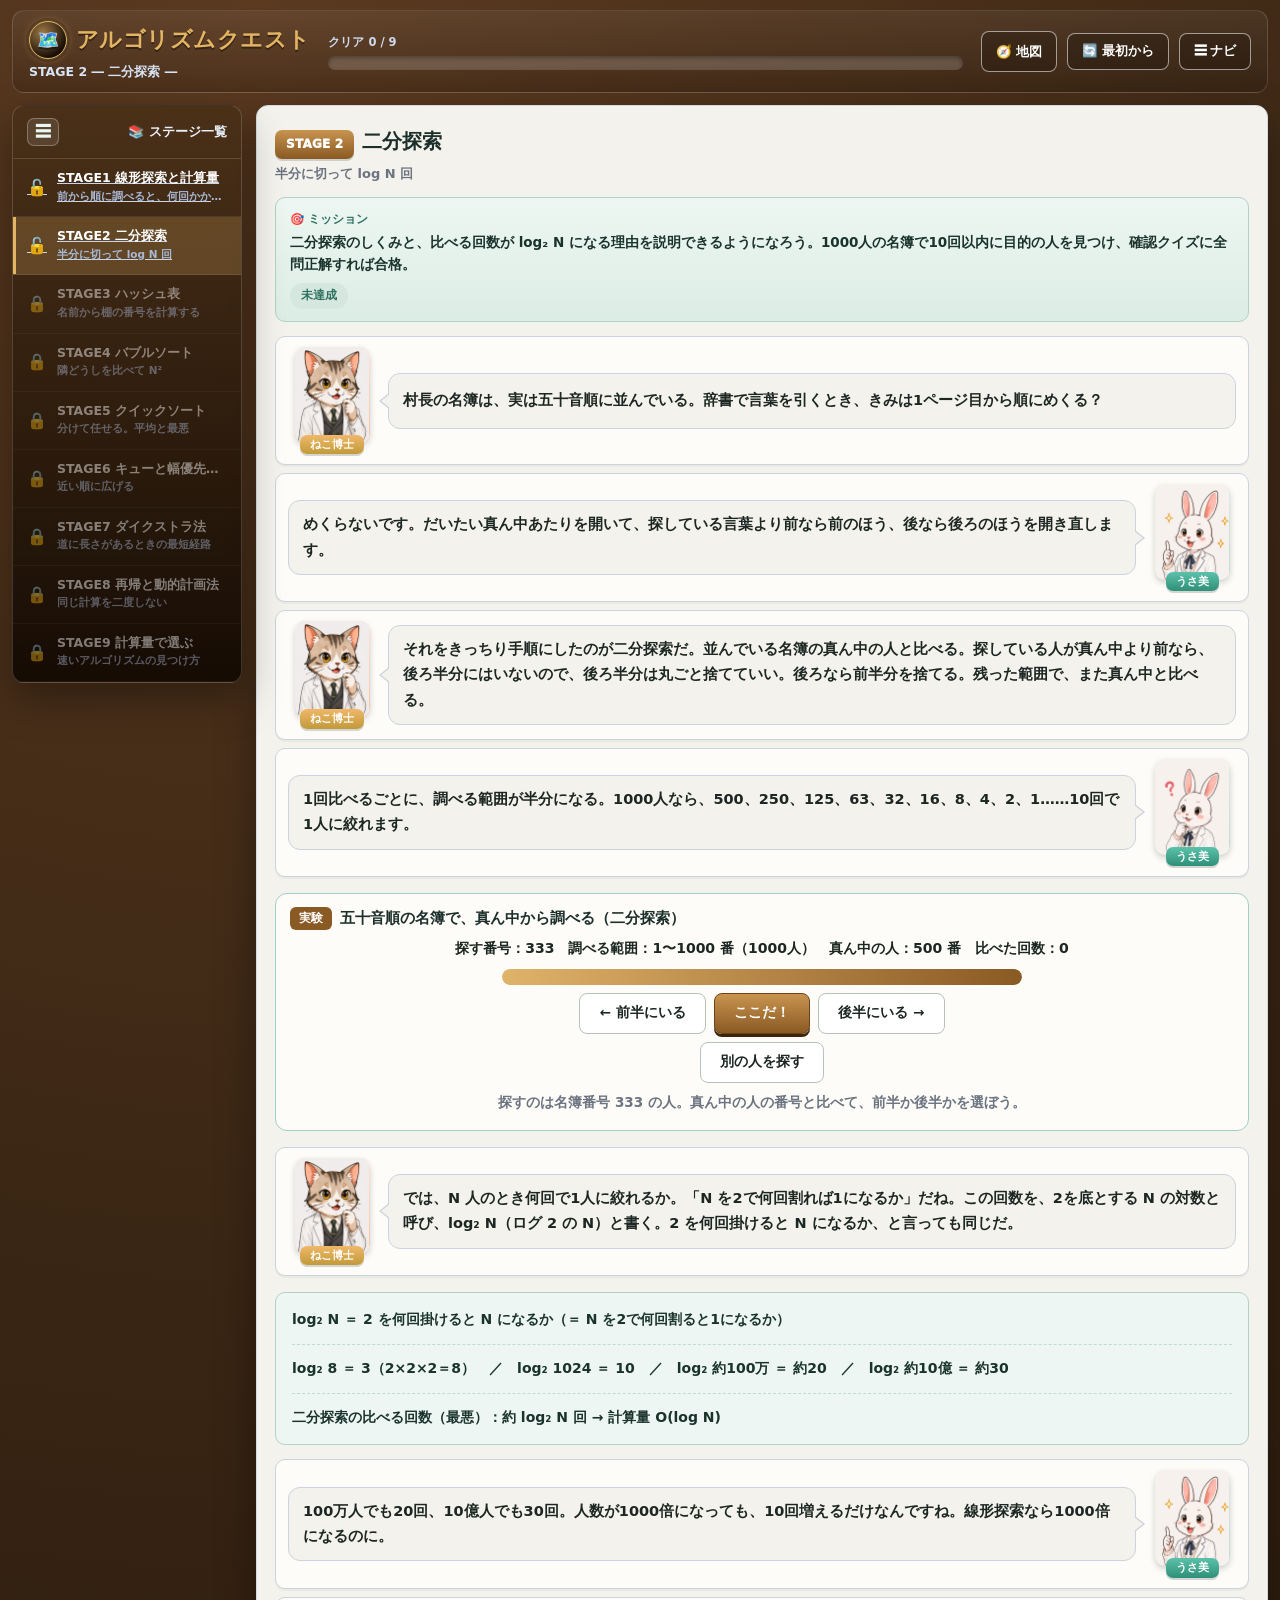
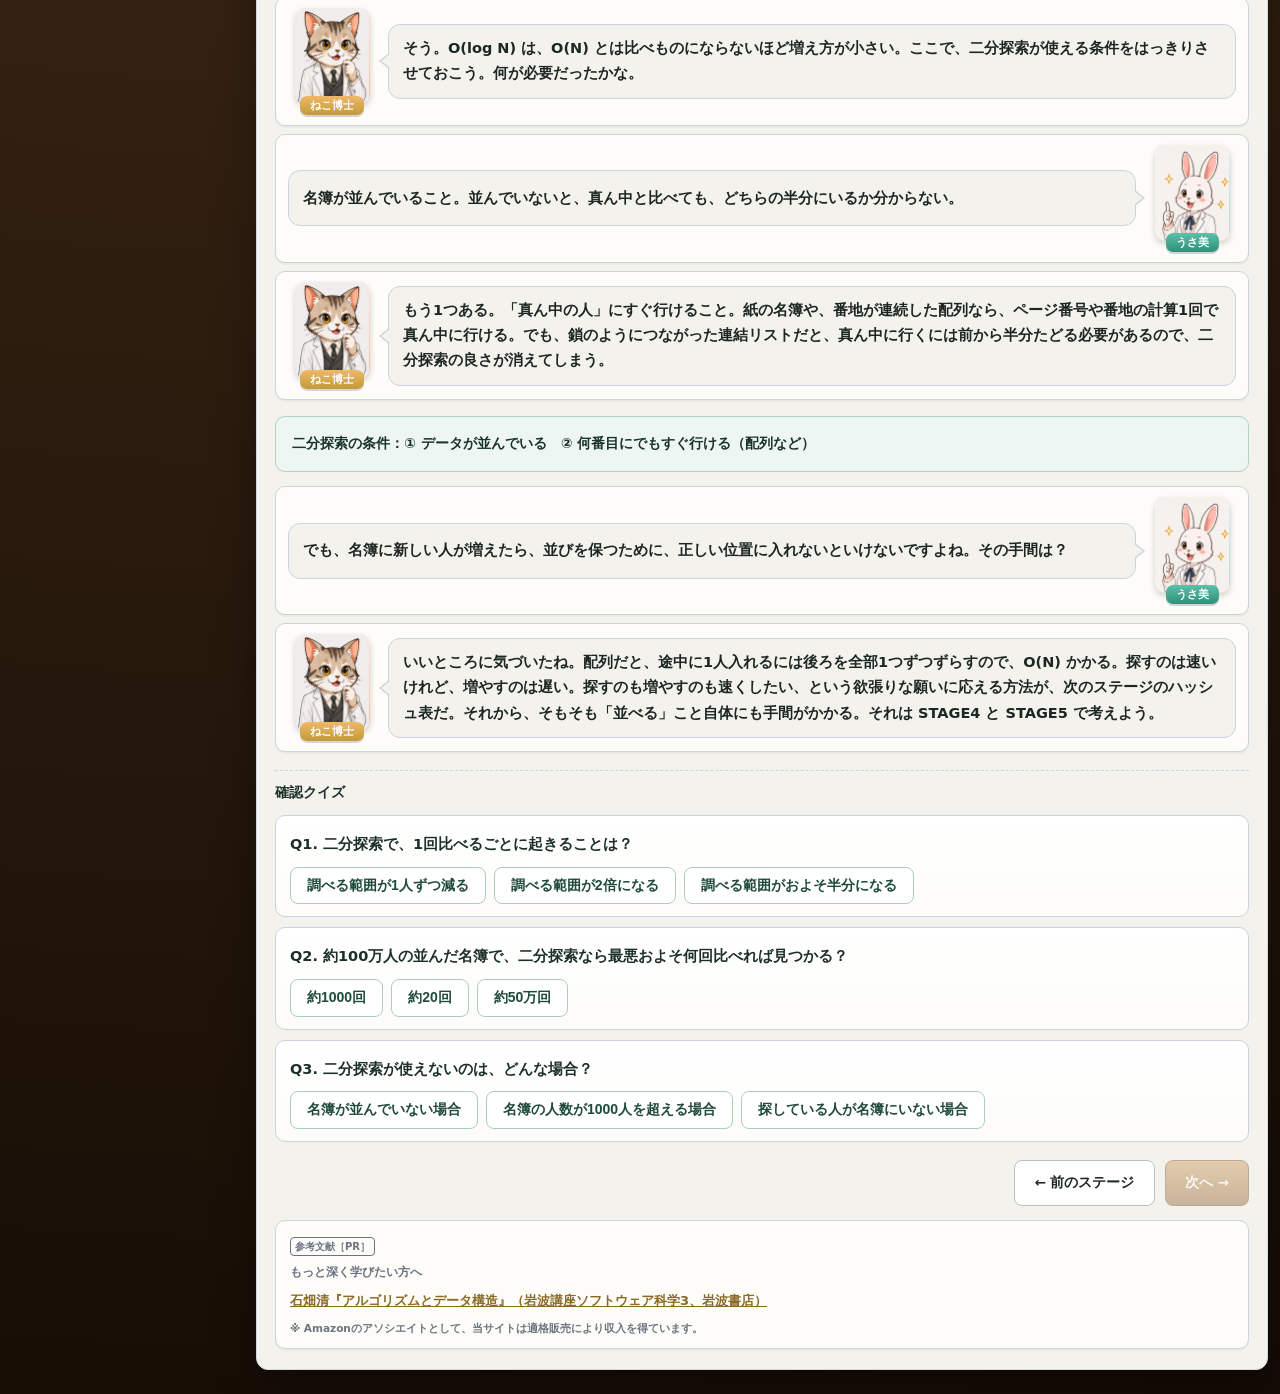
<file: stage2.html>
<!DOCTYPE html>
<html lang="ja">
<head>
<meta charset="UTF-8">
<meta name="viewport" content="width=device-width, initial-scale=1.0">
<meta name="theme-color" content="#3a2614">
<!-- Google tag (gtag.js) -->
<script async src="https://www.googletagmanager.com/gtag/js?id=G-9RTQCP2HXM"></script>
<script>
  window.dataLayer = window.dataLayer || [];
  function gtag(){dataLayer.push(arguments);}
  gtag('js', new Date());
  gtag('config', 'G-9RTQCP2HXM');
</script>
<title>STAGE2 二分探索 ― アルゴリズムクエスト</title>
<meta name="description" content="名簿が並んでいれば、真ん中と比べて半分を捨てることをくり返せる。1000人でも10回、100万人でも20回で見つかる理由を、「2で何回割れば1になるか」＝ log₂ N で説明する。">
<link rel="canonical" href="https://informatics.habatakijuku.com/algo-quest/stage2">
<meta property="og:type" content="article">
<meta property="og:site_name" content="アルゴリズムクエスト">
<meta property="og:locale" content="ja_JP">
<meta property="og:title" content="STAGE2 二分探索 ― アルゴリズムクエスト">
<meta property="og:description" content="半分に切って探す二分探索。100万人でも20回で見つかる理由と log の意味。">
<meta property="og:url" content="https://informatics.habatakijuku.com/algo-quest/stage2">
<meta property="og:image" content="https://informatics.habatakijuku.com/images/ogp/algo-quest.png">
<meta property="og:image:width" content="1200">
<meta property="og:image:height" content="630">
<meta name="twitter:card" content="summary_large_image">
<link rel="icon" href="data:image/svg+xml,<svg xmlns=%22http://www.w3.org/2000/svg%22 viewBox=%220 0 100 100%22><text y=%22.9em%22 font-size=%2290%22>🗺️</text></svg>">
<link rel="stylesheet" href="design-system.css?v=20261108b">
<link rel="stylesheet" href="lab.css?v=20261108b">
<script src="js/stages.js?v=20261108b"></script>
<script src="js/progress.js?v=20261108b"></script>
<script src="js/labs.js?v=20261108b"></script>
</head>
<body>
<div class="app-shell side-collapsed" id="app-shell">
  <header class="game-header">
    <div class="brand">
      <div class="brand-title"><a class="head-reset home-badge" href="./" title="トップへ" aria-label="トップへ">🗺️</a> <span>アルゴリズムクエスト</span></div>
      <div class="brand-sub">STAGE 2 ― 二分探索 ―</div>
    </div>
    <div class="head-progress-wrap">
      <div class="head-progress-label" id="progress-label">クリア 0 / 9</div>
      <div class="head-progress" role="progressbar" aria-label="クリア済みステージ数" aria-valuemin="0" aria-valuemax="9" aria-valuenow="0"><div class="head-progress-fill" id="progress-fill" style="width:0%"></div></div>
    </div>
    <div class="header-actions">
      <a class="head-reset" href="/" title="情報の冒険（シリーズの地図）へ">🧭 地図</a>
      <button class="head-reset" id="btn-reset-all">🔄 最初から</button>
      <button class="head-reset" id="head-nav-toggle" title="ステージ一覧の表示切替">☰ ナビ</button>
    </div>
  </header>

  <div class="game-layout">
    <div class="side-backdrop" id="side-backdrop"></div>
    <aside class="side-panel">
      <div class="side-head">
        <button class="side-toggle" id="sidebar-toggle" title="ステージ一覧の表示切替" aria-label="ステージ一覧の表示切替">☰</button>
        <span class="side-head-text">📚 ステージ一覧</span>
      </div>
      <div class="side-list" id="side-list"></div>
    </aside>

    <main class="main-area">
      <div class="chapter-head">
        <span class="chapter-badge">STAGE 2</span><h1 class="chapter-title">二分探索</h1>
        <div class="chapter-sub">半分に切って log N 回</div>
      </div>

      <div class="mission-box">
        <div class="mission-label">🎯 ミッション</div>
        <div class="mission-text">二分探索のしくみと、比べる回数が log₂ N になる理由を説明できるようになろう。1000人の名簿で10回以内に目的の人を見つけ、確認クイズに全問正解すれば合格。</div>
        <span class="mission-status" id="mission-status">未達成</span>
      </div>

      <div class="dialogue-scene">
        <div class="dialog-row">
          <div class="dialog-character">
            <div class="dialog-avatar mentor"><img src="images/cat.webp" width="300" height="386" alt=""></div>
            <div class="dialog-name mentor">ねこ博士</div>
          </div>
          <div class="dialog-bubble">村長の名簿は、実は五十音順に並んでいる。辞書で言葉を引くとき、きみは1ページ目から順にめくる？</div>
        </div>
        <div class="dialog-row right">
          <div class="dialog-character">
            <div class="dialog-avatar student"><img src="images/rabbit.webp" width="300" height="386" alt=""></div>
            <div class="dialog-name student">うさ美</div>
          </div>
          <div class="dialog-bubble">めくらないです。だいたい真ん中あたりを開いて、探している言葉より前なら前のほう、後なら後ろのほうを開き直します。</div>
        </div>
        <div class="dialog-row">
          <div class="dialog-character">
            <div class="dialog-avatar mentor"><img src="images/cat.webp" width="300" height="386" alt=""></div>
            <div class="dialog-name mentor">ねこ博士</div>
          </div>
          <div class="dialog-bubble">それをきっちり手順にしたのが<strong>二分探索</strong>だ。並んでいる名簿の<strong>真ん中</strong>の人と比べる。探している人が真ん中より前なら、後ろ半分にはいないので、後ろ半分は丸ごと捨てていい。後ろなら前半分を捨てる。残った範囲で、また真ん中と比べる。</div>
        </div>
        <div class="dialog-row right">
          <div class="dialog-character">
            <div class="dialog-avatar student"><img src="images/rabbitThink.webp" width="300" height="386" alt=""></div>
            <div class="dialog-name student">うさ美</div>
          </div>
          <div class="dialog-bubble"> 1回比べるごとに、調べる範囲が半分になる。1000人なら、500、250、125、63、32、16、8、4、2、1……10回で1人に絞れます。</div>
        </div>
      </div>
      <div class="lab" data-lab="binary" data-id="algo-s2-binary"></div>
      <div class="dialogue-scene">
        <div class="dialog-row">
          <div class="dialog-character">
            <div class="dialog-avatar mentor"><img src="images/cat.webp" width="300" height="386" alt=""></div>
            <div class="dialog-name mentor">ねこ博士</div>
          </div>
          <div class="dialog-bubble">では、N 人のとき何回で1人に絞れるか。「N を2で何回割れば1になるか」だね。この回数を、<strong>2を底とする N の対数</strong>と呼び、<strong>log₂ N</strong>（ログ 2 の N）と書く。2 を何回掛けると N になるか、と言っても同じだ。</div>
        </div>
      </div>
      <div class="formula-box">
        <span class="step">log₂ N ＝ 2 を何回掛けると N になるか（＝ N を2で何回割ると1になるか）</span>
        <span class="step">log₂ 8 ＝ 3（2×2×2＝8）　／　log₂ 1024 ＝ 10　／　log₂ 約100万 ＝ 約20　／　log₂ 約10億 ＝ 約30</span>
        <span class="step">二分探索の比べる回数（最悪）：約 log₂ N 回 → 計算量 O(log N)</span>
      </div>
      <div class="dialogue-scene">
        <div class="dialog-row right">
          <div class="dialog-character">
            <div class="dialog-avatar student"><img src="images/rabbit.webp" width="300" height="386" alt=""></div>
            <div class="dialog-name student">うさ美</div>
          </div>
          <div class="dialog-bubble">100万人でも20回、10億人でも30回。人数が1000倍になっても、10回増えるだけなんですね。線形探索なら1000倍になるのに。</div>
        </div>
        <div class="dialog-row">
          <div class="dialog-character">
            <div class="dialog-avatar mentor"><img src="images/cat.webp" width="300" height="386" alt=""></div>
            <div class="dialog-name mentor">ねこ博士</div>
          </div>
          <div class="dialog-bubble">そう。O(log N) は、O(N) とは比べものにならないほど増え方が小さい。ここで、二分探索が使える<strong>条件</strong>をはっきりさせておこう。何が必要だったかな。</div>
        </div>
        <div class="dialog-row right">
          <div class="dialog-character">
            <div class="dialog-avatar student"><img src="images/rabbit.webp" width="300" height="386" alt=""></div>
            <div class="dialog-name student">うさ美</div>
          </div>
          <div class="dialog-bubble">名簿が<strong>並んでいる</strong>こと。並んでいないと、真ん中と比べても、どちらの半分にいるか分からない。</div>
        </div>
        <div class="dialog-row">
          <div class="dialog-character">
            <div class="dialog-avatar mentor"><img src="images/cat.webp" width="300" height="386" alt=""></div>
            <div class="dialog-name mentor">ねこ博士</div>
          </div>
          <div class="dialog-bubble">もう1つある。「真ん中の人」に<strong>すぐ行ける</strong>こと。紙の名簿や、番地が連続した配列なら、ページ番号や番地の計算1回で真ん中に行ける。でも、鎖のようにつながった連結リストだと、真ん中に行くには前から半分たどる必要があるので、二分探索の良さが消えてしまう。</div>
        </div>
      </div>
      <div class="formula-box">
        <span class="step">二分探索の条件：① データが並んでいる　② 何番目にでもすぐ行ける（配列など）</span>
      </div>
      <div class="dialogue-scene">
        <div class="dialog-row right">
          <div class="dialog-character">
            <div class="dialog-avatar student"><img src="images/rabbit.webp" width="300" height="386" alt=""></div>
            <div class="dialog-name student">うさ美</div>
          </div>
          <div class="dialog-bubble">でも、名簿に新しい人が増えたら、並びを保つために、正しい位置に入れないといけないですよね。その手間は？</div>
        </div>
        <div class="dialog-row">
          <div class="dialog-character">
            <div class="dialog-avatar mentor"><img src="images/cat.webp" width="300" height="386" alt=""></div>
            <div class="dialog-name mentor">ねこ博士</div>
          </div>
          <div class="dialog-bubble">いいところに気づいたね。配列だと、途中に1人入れるには後ろを全部1つずつずらすので、O(N) かかる。探すのは速いけれど、増やすのは遅い。探すのも増やすのも速くしたい、という欲張りな願いに応える方法が、次のステージのハッシュ表だ。それから、そもそも「並べる」こと自体にも手間がかかる。それは STAGE4 と STAGE5 で考えよう。</div>
        </div>
      </div>

      <h2 class="quiz-head">確認クイズ</h2>
      <div class="quiz-card" data-quiz>
        <p class="quiz-q">Q1. 二分探索で、1回比べるごとに起きることは？</p>
        <div class="choice-list">
          <button class="choice-btn">調べる範囲が1人ずつ減る</button>
          <button class="choice-btn">調べる範囲が2倍になる</button>
          <button class="choice-btn">調べる範囲がおよそ半分になる</button>
        </div>
        <div class="quiz-explain" hidden>正解！ 真ん中と比べれば、探している人がいない側の半分を丸ごと捨てられる。</div>
      </div>
      <div class="quiz-card" data-quiz>
        <p class="quiz-q">Q2. 約100万人の並んだ名簿で、二分探索なら最悪およそ何回比べれば見つかる？</p>
        <div class="choice-list">
          <button class="choice-btn">約1000回</button>
          <button class="choice-btn">約20回</button>
          <button class="choice-btn">約50万回</button>
        </div>
        <div class="quiz-explain" hidden>正解！ 2を20回掛けると約100万（1,048,576）。だから約20回で1人に絞れる。</div>
      </div>
      <div class="quiz-card" data-quiz>
        <p class="quiz-q">Q3. 二分探索が使えないのは、どんな場合？</p>
        <div class="choice-list">
          <button class="choice-btn">名簿が並んでいない場合</button>
          <button class="choice-btn">名簿の人数が1000人を超える場合</button>
          <button class="choice-btn">探している人が名簿にいない場合</button>
        </div>
        <div class="quiz-explain" hidden>正解！ 並んでいなければ、真ん中と比べても、どちらの半分にいるか決められない。いない場合も、範囲が空になったところで「いない」と分かる。</div>
      </div>

      <div class="stage-nav">
        <a class="btn" href="stage1.html">← 前のステージ</a>
        <button class="btn btn-primary" id="btn-next" disabled>次へ →</button>
      </div>

      <div id="book-recommend"></div>
    </main>
  </div>
</div>

<script>QUEST.initStagePage(2);</script>

<script src="https://my.habatakijuku.com/sync.js" defer></script>
</body>
</html>
</file>
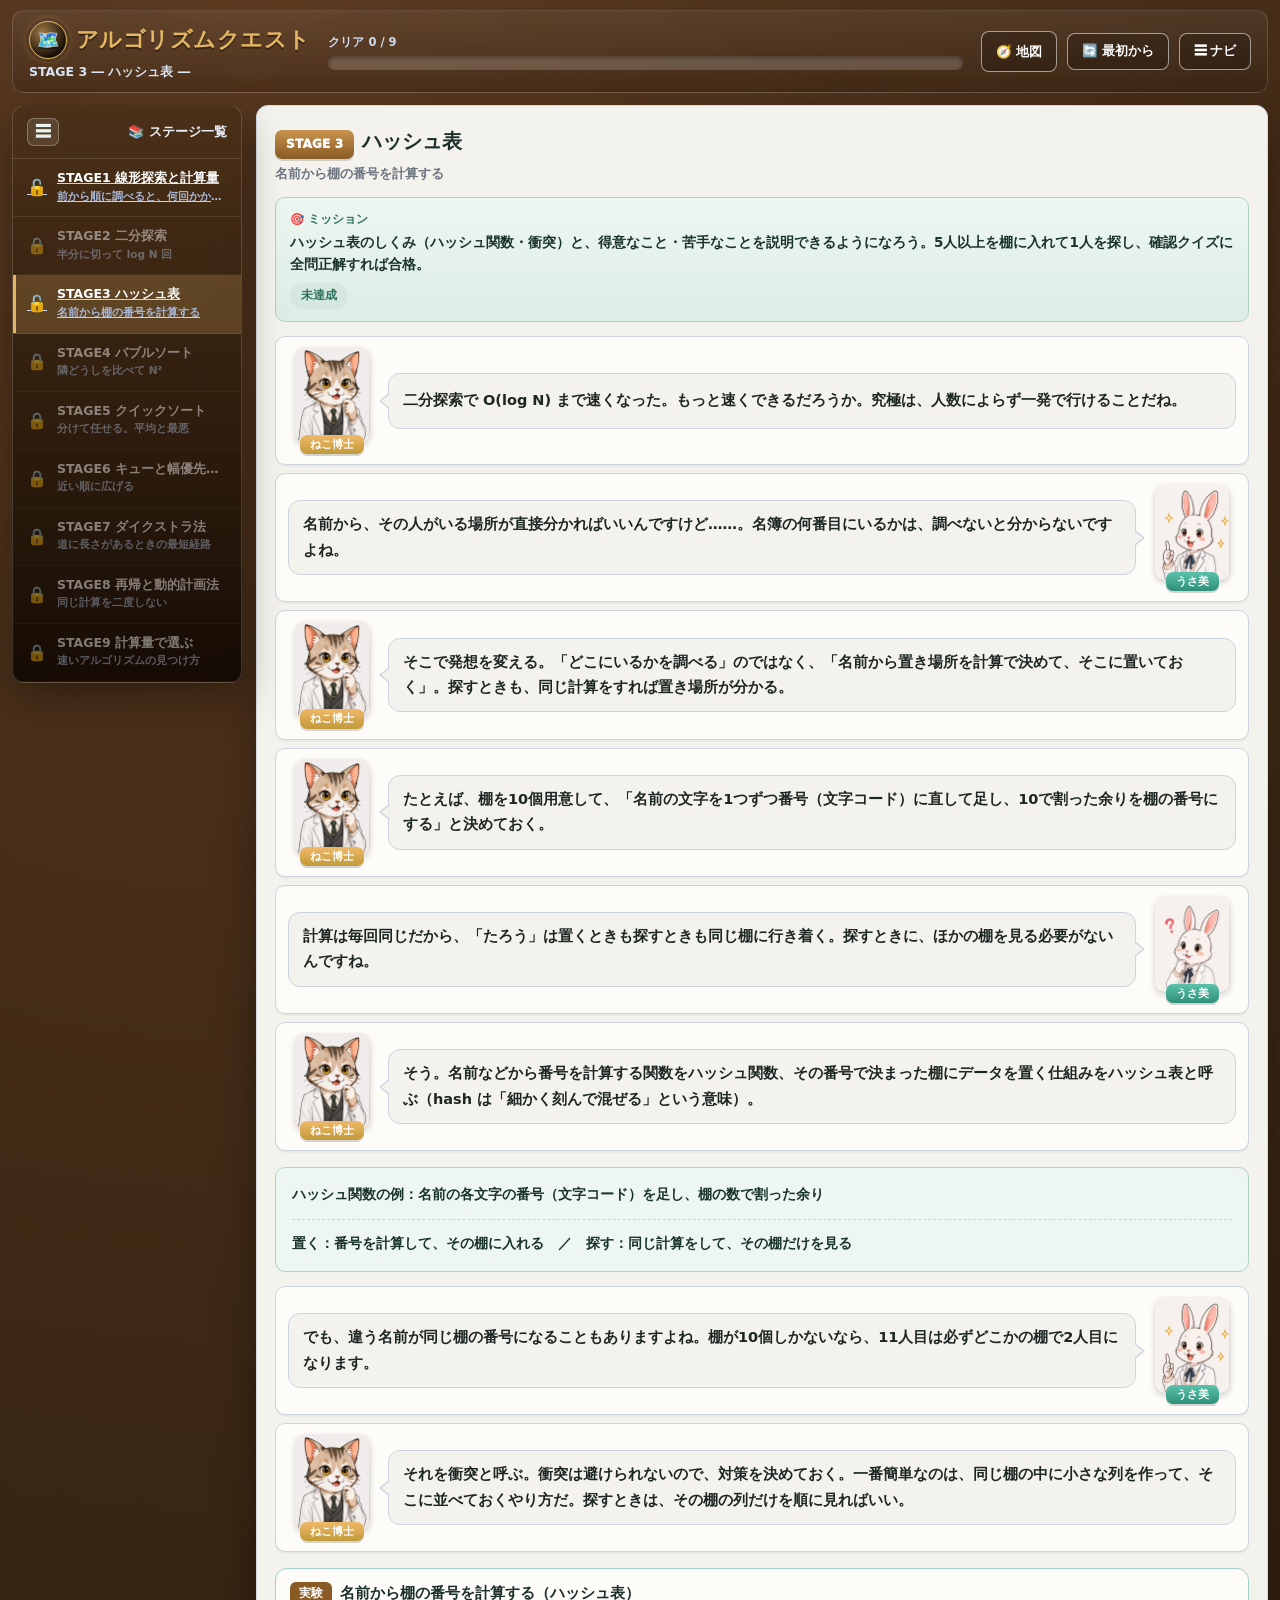
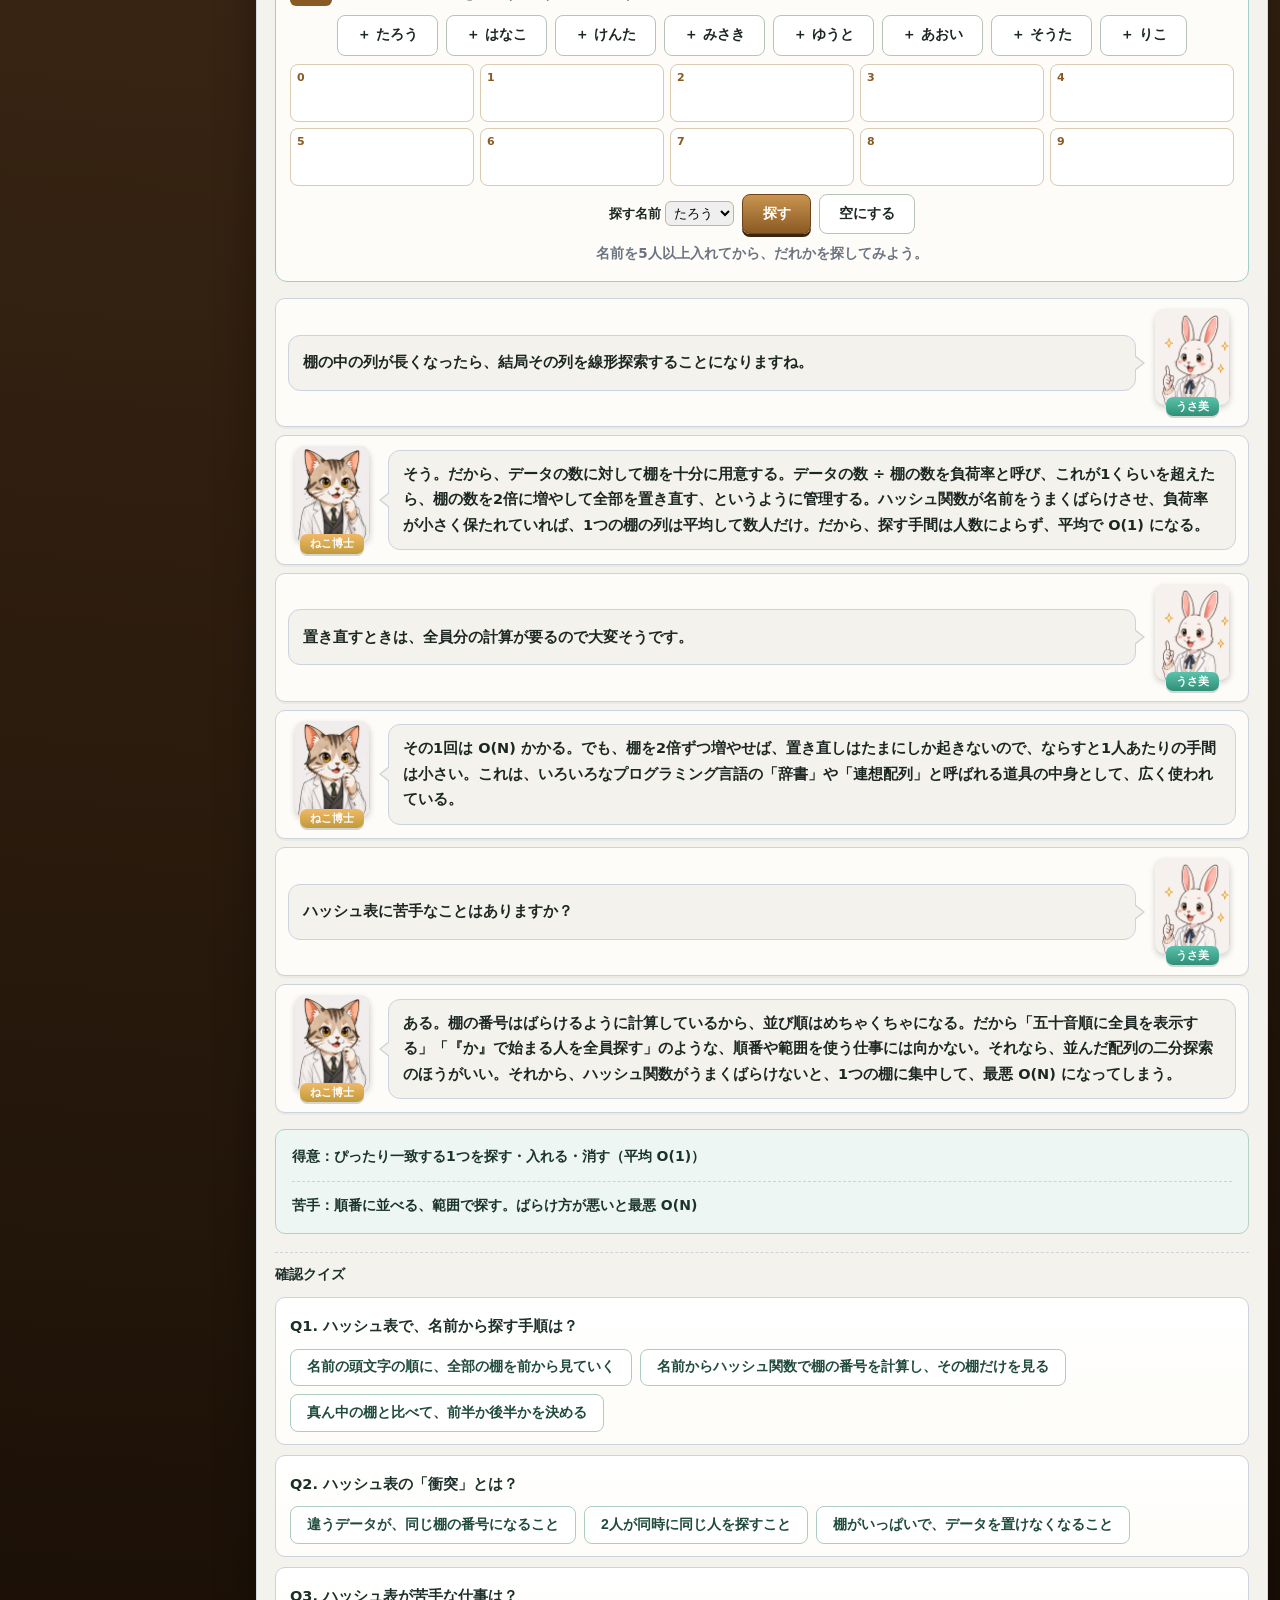
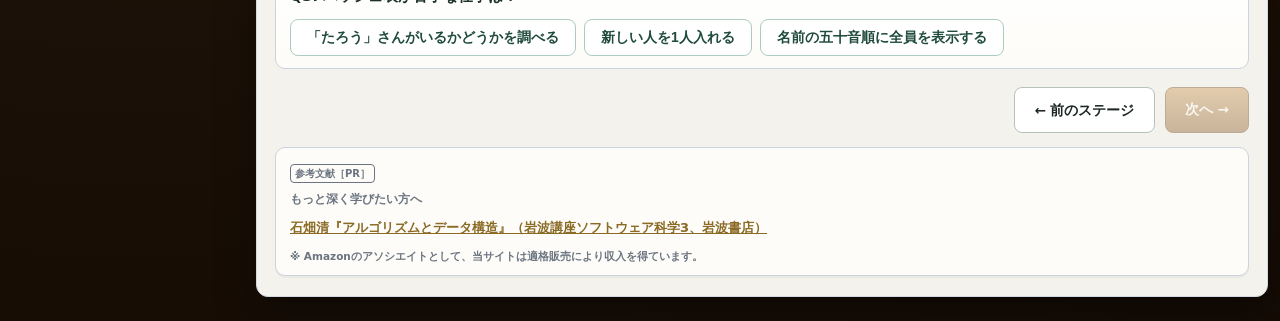
<file: stage3.html>
<!DOCTYPE html>
<html lang="ja">
<head>
<meta charset="UTF-8">
<meta name="viewport" content="width=device-width, initial-scale=1.0">
<meta name="theme-color" content="#3a2614">
<!-- Google tag (gtag.js) -->
<script async src="https://www.googletagmanager.com/gtag/js?id=G-9RTQCP2HXM"></script>
<script>
  window.dataLayer = window.dataLayer || [];
  function gtag(){dataLayer.push(arguments);}
  gtag('js', new Date());
  gtag('config', 'G-9RTQCP2HXM');
</script>
<title>STAGE3 ハッシュ表 ― アルゴリズムクエスト</title>
<meta name="description" content="名前から棚の番号を計算して、その棚だけを見る。ハッシュ関数・衝突・負荷率を、図書館の棚に名前を入れながら確かめ、平均 O(1) で探せる理由と、苦手なこと（順番に並べる・範囲を探す）を知る。">
<link rel="canonical" href="https://informatics.habatakijuku.com/algo-quest/stage3">
<meta property="og:type" content="article">
<meta property="og:site_name" content="アルゴリズムクエスト">
<meta property="og:locale" content="ja_JP">
<meta property="og:title" content="STAGE3 ハッシュ表 ― アルゴリズムクエスト">
<meta property="og:description" content="名前から棚の番号を計算する。平均 O(1) で探せるハッシュ表のしくみ。">
<meta property="og:url" content="https://informatics.habatakijuku.com/algo-quest/stage3">
<meta property="og:image" content="https://informatics.habatakijuku.com/images/ogp/algo-quest.png">
<meta property="og:image:width" content="1200">
<meta property="og:image:height" content="630">
<meta name="twitter:card" content="summary_large_image">
<link rel="icon" href="data:image/svg+xml,<svg xmlns=%22http://www.w3.org/2000/svg%22 viewBox=%220 0 100 100%22><text y=%22.9em%22 font-size=%2290%22>🗺️</text></svg>">
<link rel="stylesheet" href="design-system.css?v=20261108b">
<link rel="stylesheet" href="lab.css?v=20261108b">
<script src="js/stages.js?v=20261108b"></script>
<script src="js/progress.js?v=20261108b"></script>
<script src="js/labs.js?v=20261108b"></script>
</head>
<body>
<div class="app-shell side-collapsed" id="app-shell">
  <header class="game-header">
    <div class="brand">
      <div class="brand-title"><a class="head-reset home-badge" href="./" title="トップへ" aria-label="トップへ">🗺️</a> <span>アルゴリズムクエスト</span></div>
      <div class="brand-sub">STAGE 3 ― ハッシュ表 ―</div>
    </div>
    <div class="head-progress-wrap">
      <div class="head-progress-label" id="progress-label">クリア 0 / 9</div>
      <div class="head-progress" role="progressbar" aria-label="クリア済みステージ数" aria-valuemin="0" aria-valuemax="9" aria-valuenow="0"><div class="head-progress-fill" id="progress-fill" style="width:0%"></div></div>
    </div>
    <div class="header-actions">
      <a class="head-reset" href="/" title="情報の冒険（シリーズの地図）へ">🧭 地図</a>
      <button class="head-reset" id="btn-reset-all">🔄 最初から</button>
      <button class="head-reset" id="head-nav-toggle" title="ステージ一覧の表示切替">☰ ナビ</button>
    </div>
  </header>

  <div class="game-layout">
    <div class="side-backdrop" id="side-backdrop"></div>
    <aside class="side-panel">
      <div class="side-head">
        <button class="side-toggle" id="sidebar-toggle" title="ステージ一覧の表示切替" aria-label="ステージ一覧の表示切替">☰</button>
        <span class="side-head-text">📚 ステージ一覧</span>
      </div>
      <div class="side-list" id="side-list"></div>
    </aside>

    <main class="main-area">
      <div class="chapter-head">
        <span class="chapter-badge">STAGE 3</span><h1 class="chapter-title">ハッシュ表</h1>
        <div class="chapter-sub">名前から棚の番号を計算する</div>
      </div>

      <div class="mission-box">
        <div class="mission-label">🎯 ミッション</div>
        <div class="mission-text">ハッシュ表のしくみ（ハッシュ関数・衝突）と、得意なこと・苦手なことを説明できるようになろう。5人以上を棚に入れて1人を探し、確認クイズに全問正解すれば合格。</div>
        <span class="mission-status" id="mission-status">未達成</span>
      </div>

      <div class="dialogue-scene">
        <div class="dialog-row">
          <div class="dialog-character">
            <div class="dialog-avatar mentor"><img src="images/cat.webp" width="300" height="386" alt=""></div>
            <div class="dialog-name mentor">ねこ博士</div>
          </div>
          <div class="dialog-bubble">二分探索で O(log N) まで速くなった。もっと速くできるだろうか。究極は、人数によらず<strong>一発で</strong>行けることだね。</div>
        </div>
        <div class="dialog-row right">
          <div class="dialog-character">
            <div class="dialog-avatar student"><img src="images/rabbit.webp" width="300" height="386" alt=""></div>
            <div class="dialog-name student">うさ美</div>
          </div>
          <div class="dialog-bubble">名前から、その人がいる場所が直接分かればいいんですけど……。名簿の何番目にいるかは、調べないと分からないですよね。</div>
        </div>
        <div class="dialog-row">
          <div class="dialog-character">
            <div class="dialog-avatar mentor"><img src="images/cat.webp" width="300" height="386" alt=""></div>
            <div class="dialog-name mentor">ねこ博士</div>
          </div>
          <div class="dialog-bubble">そこで発想を変える。「どこにいるかを調べる」のではなく、「<strong>名前から置き場所を計算で決めて、そこに置いておく</strong>」。探すときも、同じ計算をすれば置き場所が分かる。</div>
        </div>
        <div class="dialog-row">
          <div class="dialog-character">
            <div class="dialog-avatar mentor"><img src="images/cat.webp" width="300" height="386" alt=""></div>
            <div class="dialog-name mentor">ねこ博士</div>
          </div>
          <div class="dialog-bubble">たとえば、棚を10個用意して、「名前の文字を1つずつ番号（文字コード）に直して足し、10で割った余りを棚の番号にする」と決めておく。</div>
        </div>
        <div class="dialog-row right">
          <div class="dialog-character">
            <div class="dialog-avatar student"><img src="images/rabbitThink.webp" width="300" height="386" alt=""></div>
            <div class="dialog-name student">うさ美</div>
          </div>
          <div class="dialog-bubble"> 計算は毎回同じだから、「たろう」は置くときも探すときも同じ棚に行き着く。探すときに、ほかの棚を見る必要がないんですね。</div>
        </div>
        <div class="dialog-row">
          <div class="dialog-character">
            <div class="dialog-avatar mentor"><img src="images/cat.webp" width="300" height="386" alt=""></div>
            <div class="dialog-name mentor">ねこ博士</div>
          </div>
          <div class="dialog-bubble">そう。名前などから番号を計算する関数を<strong>ハッシュ関数</strong>、その番号で決まった棚にデータを置く仕組みを<strong>ハッシュ表</strong>と呼ぶ（hash は「細かく刻んで混ぜる」という意味）。</div>
        </div>
      </div>
      <div class="formula-box">
        <span class="step">ハッシュ関数の例：名前の各文字の番号（文字コード）を足し、棚の数で割った余り</span>
        <span class="step">置く：番号を計算して、その棚に入れる　／　探す：同じ計算をして、その棚だけを見る</span>
      </div>
      <div class="dialogue-scene">
        <div class="dialog-row right">
          <div class="dialog-character">
            <div class="dialog-avatar student"><img src="images/rabbit.webp" width="300" height="386" alt=""></div>
            <div class="dialog-name student">うさ美</div>
          </div>
          <div class="dialog-bubble">でも、違う名前が同じ棚の番号になることもありますよね。棚が10個しかないなら、11人目は必ずどこかの棚で2人目になります。</div>
        </div>
        <div class="dialog-row">
          <div class="dialog-character">
            <div class="dialog-avatar mentor"><img src="images/cat.webp" width="300" height="386" alt=""></div>
            <div class="dialog-name mentor">ねこ博士</div>
          </div>
          <div class="dialog-bubble">それを<strong>衝突</strong>と呼ぶ。衝突は避けられないので、対策を決めておく。一番簡単なのは、同じ棚の中に小さな列を作って、そこに並べておくやり方だ。探すときは、その棚の列だけを順に見ればいい。</div>
        </div>
      </div>
      <div class="lab" data-lab="hash" data-id="algo-s3-hash"></div>
      <div class="dialogue-scene">
        <div class="dialog-row right">
          <div class="dialog-character">
            <div class="dialog-avatar student"><img src="images/rabbit.webp" width="300" height="386" alt=""></div>
            <div class="dialog-name student">うさ美</div>
          </div>
          <div class="dialog-bubble">棚の中の列が長くなったら、結局その列を線形探索することになりますね。</div>
        </div>
        <div class="dialog-row">
          <div class="dialog-character">
            <div class="dialog-avatar mentor"><img src="images/cat.webp" width="300" height="386" alt=""></div>
            <div class="dialog-name mentor">ねこ博士</div>
          </div>
          <div class="dialog-bubble">そう。だから、データの数に対して棚を十分に用意する。データの数 ÷ 棚の数を<strong>負荷率</strong>と呼び、これが1くらいを超えたら、棚の数を2倍に増やして全部を置き直す、というように管理する。ハッシュ関数が名前をうまくばらけさせ、負荷率が小さく保たれていれば、1つの棚の列は平均して数人だけ。だから、探す手間は人数によらず、平均で <strong>O(1)</strong> になる。</div>
        </div>
        <div class="dialog-row right">
          <div class="dialog-character">
            <div class="dialog-avatar student"><img src="images/rabbit.webp" width="300" height="386" alt=""></div>
            <div class="dialog-name student">うさ美</div>
          </div>
          <div class="dialog-bubble">置き直すときは、全員分の計算が要るので大変そうです。</div>
        </div>
        <div class="dialog-row">
          <div class="dialog-character">
            <div class="dialog-avatar mentor"><img src="images/cat.webp" width="300" height="386" alt=""></div>
            <div class="dialog-name mentor">ねこ博士</div>
          </div>
          <div class="dialog-bubble">その1回は O(N) かかる。でも、棚を2倍ずつ増やせば、置き直しはたまにしか起きないので、ならすと1人あたりの手間は小さい。これは、いろいろなプログラミング言語の「辞書」や「連想配列」と呼ばれる道具の中身として、広く使われている。</div>
        </div>
        <div class="dialog-row right">
          <div class="dialog-character">
            <div class="dialog-avatar student"><img src="images/rabbit.webp" width="300" height="386" alt=""></div>
            <div class="dialog-name student">うさ美</div>
          </div>
          <div class="dialog-bubble">ハッシュ表に苦手なことはありますか？</div>
        </div>
        <div class="dialog-row">
          <div class="dialog-character">
            <div class="dialog-avatar mentor"><img src="images/cat.webp" width="300" height="386" alt=""></div>
            <div class="dialog-name mentor">ねこ博士</div>
          </div>
          <div class="dialog-bubble">ある。棚の番号はばらけるように計算しているから、<strong>並び順はめちゃくちゃ</strong>になる。だから「五十音順に全員を表示する」「『か』で始まる人を全員探す」のような、順番や範囲を使う仕事には向かない。それなら、並んだ配列の二分探索のほうがいい。それから、ハッシュ関数がうまくばらけないと、1つの棚に集中して、最悪 O(N) になってしまう。</div>
        </div>
      </div>
      <div class="formula-box">
        <span class="step">得意：ぴったり一致する1つを探す・入れる・消す（平均 O(1)）</span>
        <span class="step">苦手：順番に並べる、範囲で探す。ばらけ方が悪いと最悪 O(N)</span>
      </div>

      <h2 class="quiz-head">確認クイズ</h2>
      <div class="quiz-card" data-quiz>
        <p class="quiz-q">Q1. ハッシュ表で、名前から探す手順は？</p>
        <div class="choice-list">
          <button class="choice-btn">名前の頭文字の順に、全部の棚を前から見ていく</button>
          <button class="choice-btn">名前からハッシュ関数で棚の番号を計算し、その棚だけを見る</button>
          <button class="choice-btn">真ん中の棚と比べて、前半か後半かを決める</button>
        </div>
        <div class="quiz-explain" hidden>正解！ 置くときと同じ計算で棚が決まるので、ほかの棚を見る必要がない。</div>
      </div>
      <div class="quiz-card" data-quiz>
        <p class="quiz-q">Q2. ハッシュ表の「衝突」とは？</p>
        <div class="choice-list">
          <button class="choice-btn">違うデータが、同じ棚の番号になること</button>
          <button class="choice-btn">2人が同時に同じ人を探すこと</button>
          <button class="choice-btn">棚がいっぱいで、データを置けなくなること</button>
        </div>
        <div class="quiz-explain" hidden>正解！ 棚の数には限りがあるので、違う名前が同じ番号になるのは避けられない。同じ棚の中に列を作るなどして対処する。</div>
      </div>
      <div class="quiz-card" data-quiz>
        <p class="quiz-q">Q3. ハッシュ表が苦手な仕事は？</p>
        <div class="choice-list">
          <button class="choice-btn">「たろう」さんがいるかどうかを調べる</button>
          <button class="choice-btn">新しい人を1人入れる</button>
          <button class="choice-btn">名前の五十音順に全員を表示する</button>
        </div>
        <div class="quiz-explain" hidden>正解！ 棚の番号はばらけるように計算するので、並び順は保たれない。順番や範囲を使う仕事は、並んだ配列や木などのほうが向いている。</div>
      </div>

      <div class="stage-nav">
        <a class="btn" href="stage2.html">← 前のステージ</a>
        <button class="btn btn-primary" id="btn-next" disabled>次へ →</button>
      </div>

      <div id="book-recommend"></div>
    </main>
  </div>
</div>

<script>QUEST.initStagePage(3);</script>

<script src="https://my.habatakijuku.com/sync.js" defer></script>
</body>
</html>
</file>
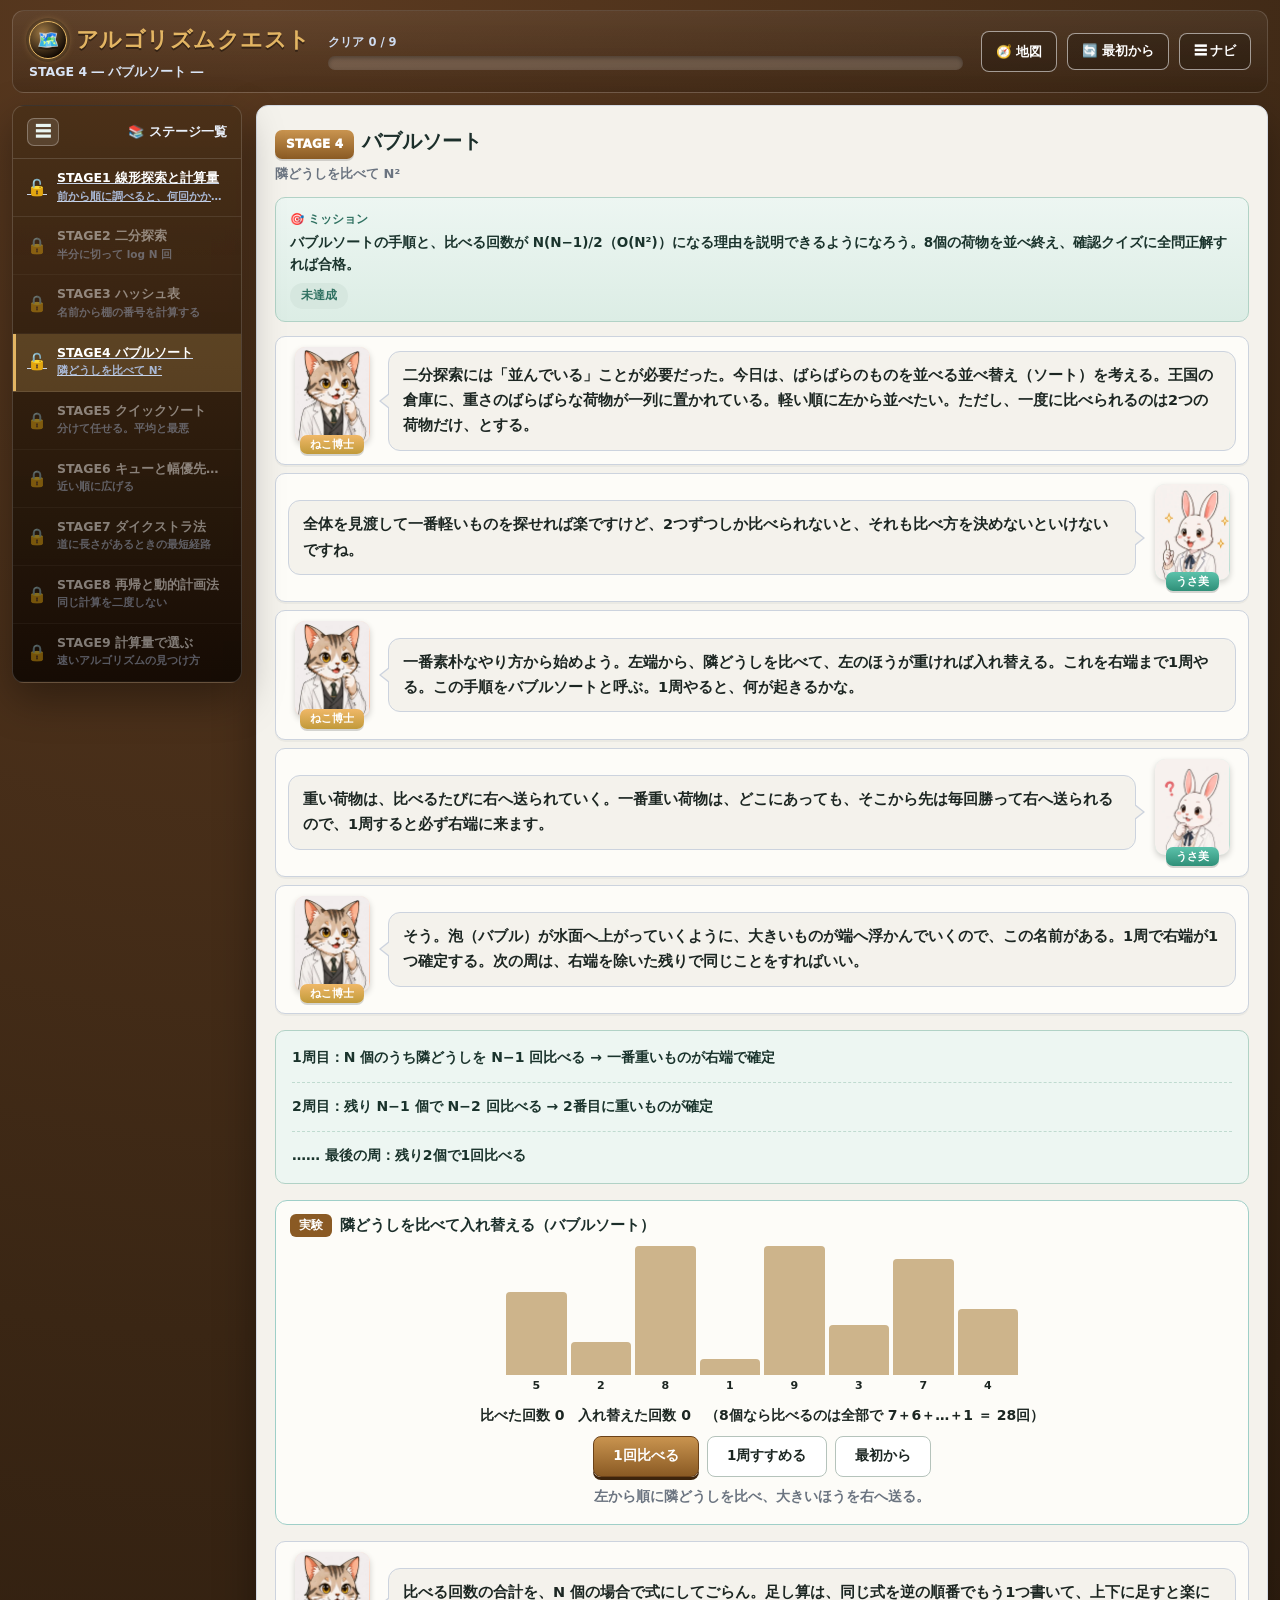
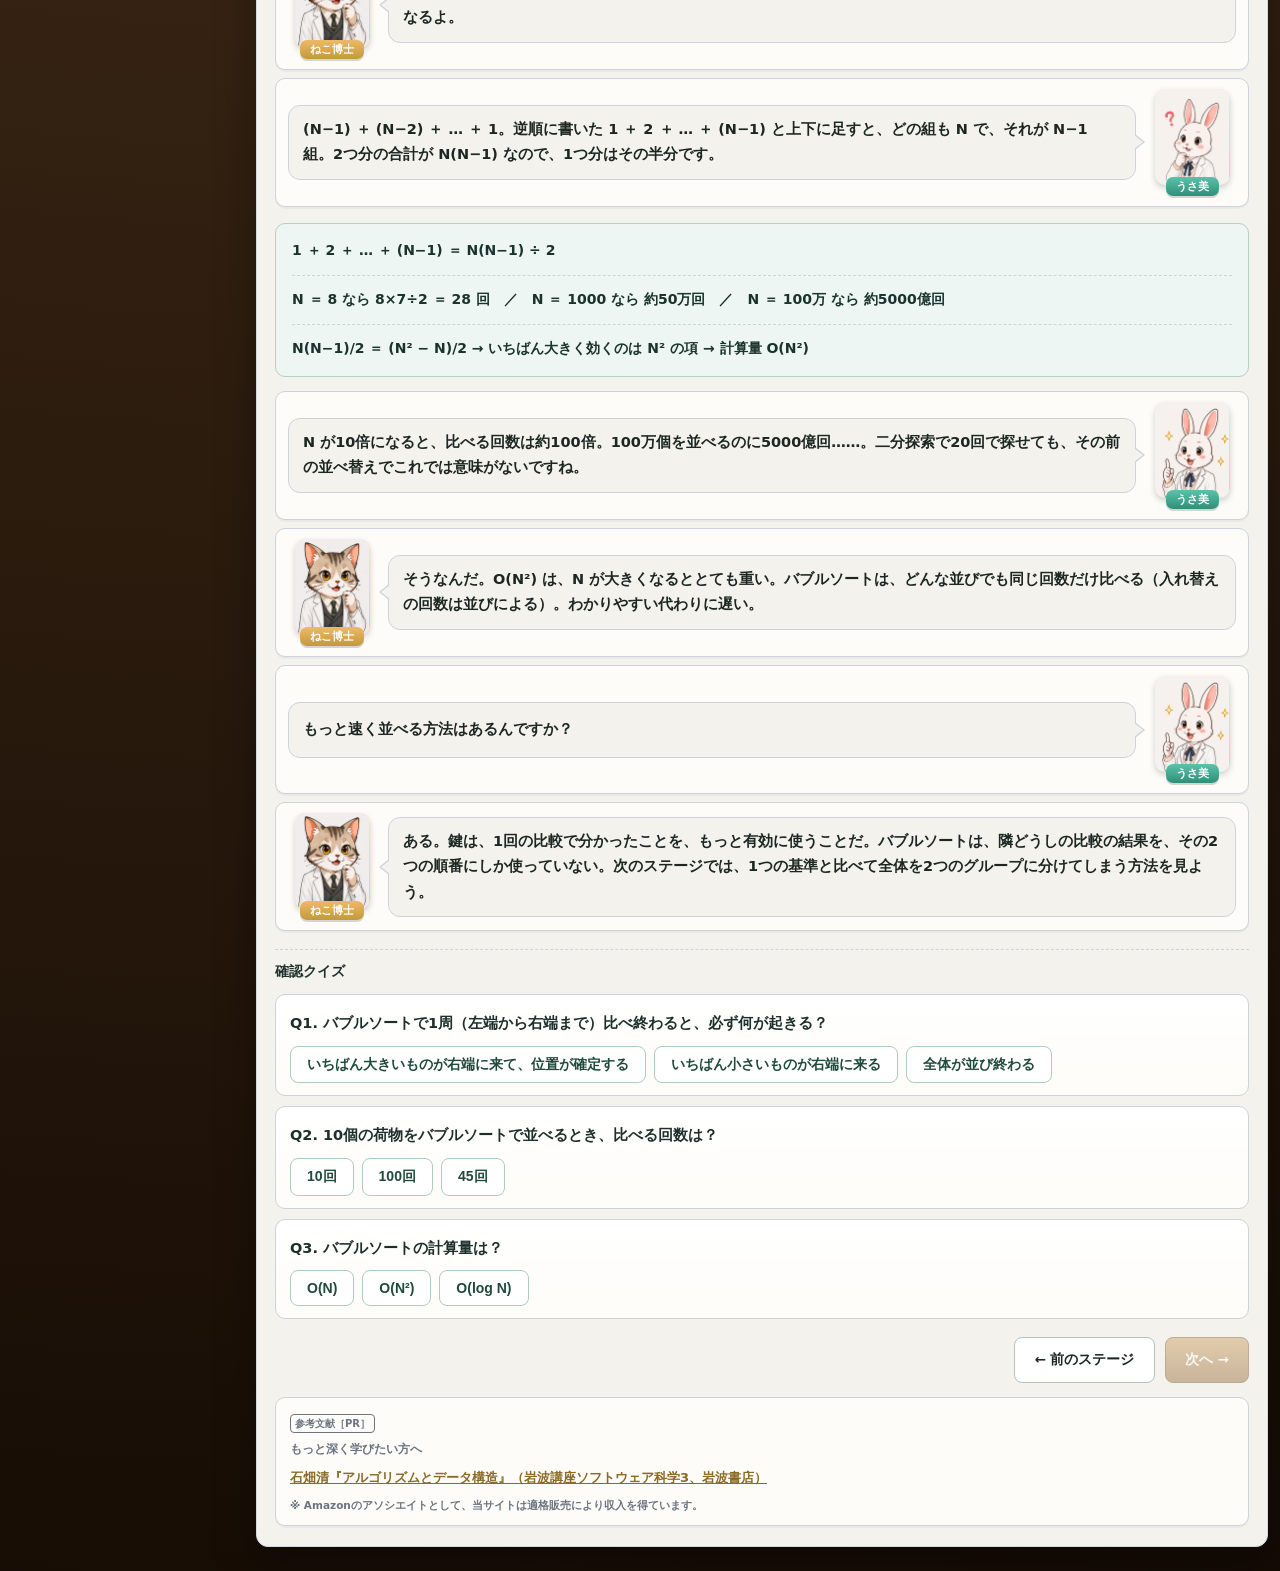
<file: stage4.html>
<!DOCTYPE html>
<html lang="ja">
<head>
<meta charset="UTF-8">
<meta name="viewport" content="width=device-width, initial-scale=1.0">
<meta name="theme-color" content="#3a2614">
<!-- Google tag (gtag.js) -->
<script async src="https://www.googletagmanager.com/gtag/js?id=G-9RTQCP2HXM"></script>
<script>
  window.dataLayer = window.dataLayer || [];
  function gtag(){dataLayer.push(arguments);}
  gtag('js', new Date());
  gtag('config', 'G-9RTQCP2HXM');
</script>
<title>STAGE4 バブルソート ― アルゴリズムクエスト</title>
<meta name="description" content="二分探索の前提「並んでいる」を作る、並べ替え（ソート）。隣どうしを比べて大きいほうを右へ送るバブルソートを1手ずつ動かし、比べる回数が N(N−1)/2 回、つまり O(N²) になる理由を数える。">
<link rel="canonical" href="https://informatics.habatakijuku.com/algo-quest/stage4">
<meta property="og:type" content="article">
<meta property="og:site_name" content="アルゴリズムクエスト">
<meta property="og:locale" content="ja_JP">
<meta property="og:title" content="STAGE4 バブルソート ― アルゴリズムクエスト">
<meta property="og:description" content="隣どうしを比べて入れ替えるバブルソート。比べる回数 N(N−1)/2 を数える。">
<meta property="og:url" content="https://informatics.habatakijuku.com/algo-quest/stage4">
<meta property="og:image" content="https://informatics.habatakijuku.com/images/ogp/algo-quest.png">
<meta property="og:image:width" content="1200">
<meta property="og:image:height" content="630">
<meta name="twitter:card" content="summary_large_image">
<link rel="icon" href="data:image/svg+xml,<svg xmlns=%22http://www.w3.org/2000/svg%22 viewBox=%220 0 100 100%22><text y=%22.9em%22 font-size=%2290%22>🗺️</text></svg>">
<link rel="stylesheet" href="design-system.css?v=20261108b">
<link rel="stylesheet" href="lab.css?v=20261108b">
<script src="js/stages.js?v=20261108b"></script>
<script src="js/progress.js?v=20261108b"></script>
<script src="js/labs.js?v=20261108b"></script>
</head>
<body>
<div class="app-shell side-collapsed" id="app-shell">
  <header class="game-header">
    <div class="brand">
      <div class="brand-title"><a class="head-reset home-badge" href="./" title="トップへ" aria-label="トップへ">🗺️</a> <span>アルゴリズムクエスト</span></div>
      <div class="brand-sub">STAGE 4 ― バブルソート ―</div>
    </div>
    <div class="head-progress-wrap">
      <div class="head-progress-label" id="progress-label">クリア 0 / 9</div>
      <div class="head-progress" role="progressbar" aria-label="クリア済みステージ数" aria-valuemin="0" aria-valuemax="9" aria-valuenow="0"><div class="head-progress-fill" id="progress-fill" style="width:0%"></div></div>
    </div>
    <div class="header-actions">
      <a class="head-reset" href="/" title="情報の冒険（シリーズの地図）へ">🧭 地図</a>
      <button class="head-reset" id="btn-reset-all">🔄 最初から</button>
      <button class="head-reset" id="head-nav-toggle" title="ステージ一覧の表示切替">☰ ナビ</button>
    </div>
  </header>

  <div class="game-layout">
    <div class="side-backdrop" id="side-backdrop"></div>
    <aside class="side-panel">
      <div class="side-head">
        <button class="side-toggle" id="sidebar-toggle" title="ステージ一覧の表示切替" aria-label="ステージ一覧の表示切替">☰</button>
        <span class="side-head-text">📚 ステージ一覧</span>
      </div>
      <div class="side-list" id="side-list"></div>
    </aside>

    <main class="main-area">
      <div class="chapter-head">
        <span class="chapter-badge">STAGE 4</span><h1 class="chapter-title">バブルソート</h1>
        <div class="chapter-sub">隣どうしを比べて N²</div>
      </div>

      <div class="mission-box">
        <div class="mission-label">🎯 ミッション</div>
        <div class="mission-text">バブルソートの手順と、比べる回数が N(N−1)/2（O(N²)）になる理由を説明できるようになろう。8個の荷物を並べ終え、確認クイズに全問正解すれば合格。</div>
        <span class="mission-status" id="mission-status">未達成</span>
      </div>

      <div class="dialogue-scene">
        <div class="dialog-row">
          <div class="dialog-character">
            <div class="dialog-avatar mentor"><img src="images/cat.webp" width="300" height="386" alt=""></div>
            <div class="dialog-name mentor">ねこ博士</div>
          </div>
          <div class="dialog-bubble">二分探索には「並んでいる」ことが必要だった。今日は、ばらばらのものを並べる<strong>並べ替え</strong>（<strong>ソート</strong>）を考える。王国の倉庫に、重さのばらばらな荷物が一列に置かれている。軽い順に左から並べたい。ただし、一度に比べられるのは2つの荷物だけ、とする。</div>
        </div>
        <div class="dialog-row right">
          <div class="dialog-character">
            <div class="dialog-avatar student"><img src="images/rabbit.webp" width="300" height="386" alt=""></div>
            <div class="dialog-name student">うさ美</div>
          </div>
          <div class="dialog-bubble">全体を見渡して一番軽いものを探せれば楽ですけど、2つずつしか比べられないと、それも比べ方を決めないといけないですね。</div>
        </div>
        <div class="dialog-row">
          <div class="dialog-character">
            <div class="dialog-avatar mentor"><img src="images/cat.webp" width="300" height="386" alt=""></div>
            <div class="dialog-name mentor">ねこ博士</div>
          </div>
          <div class="dialog-bubble">一番素朴なやり方から始めよう。左端から、隣どうしを比べて、左のほうが重ければ入れ替える。これを右端まで1周やる。この手順を<strong>バブルソート</strong>と呼ぶ。1周やると、何が起きるかな。</div>
        </div>
        <div class="dialog-row right">
          <div class="dialog-character">
            <div class="dialog-avatar student"><img src="images/rabbitThink.webp" width="300" height="386" alt=""></div>
            <div class="dialog-name student">うさ美</div>
          </div>
          <div class="dialog-bubble"> 重い荷物は、比べるたびに右へ送られていく。一番重い荷物は、どこにあっても、そこから先は毎回勝って右へ送られるので、1周すると必ず右端に来ます。</div>
        </div>
        <div class="dialog-row">
          <div class="dialog-character">
            <div class="dialog-avatar mentor"><img src="images/cat.webp" width="300" height="386" alt=""></div>
            <div class="dialog-name mentor">ねこ博士</div>
          </div>
          <div class="dialog-bubble">そう。泡（バブル）が水面へ上がっていくように、大きいものが端へ浮かんでいくので、この名前がある。1周で右端が1つ確定する。次の周は、右端を除いた残りで同じことをすればいい。</div>
        </div>
      </div>
      <div class="formula-box">
        <span class="step">1周目：N 個のうち隣どうしを N−1 回比べる → 一番重いものが右端で確定</span>
        <span class="step">2周目：残り N−1 個で N−2 回比べる → 2番目に重いものが確定</span>
        <span class="step">…… 最後の周：残り2個で1回比べる</span>
      </div>
      <div class="lab" data-lab="bubble" data-id="algo-s4-bubble"></div>
      <div class="dialogue-scene">
        <div class="dialog-row">
          <div class="dialog-character">
            <div class="dialog-avatar mentor"><img src="images/cat.webp" width="300" height="386" alt=""></div>
            <div class="dialog-name mentor">ねこ博士</div>
          </div>
          <div class="dialog-bubble">比べる回数の合計を、N 個の場合で式にしてごらん。足し算は、同じ式を逆の順番でもう1つ書いて、上下に足すと楽になるよ。</div>
        </div>
        <div class="dialog-row right">
          <div class="dialog-character">
            <div class="dialog-avatar student"><img src="images/rabbitThink.webp" width="300" height="386" alt=""></div>
            <div class="dialog-name student">うさ美</div>
          </div>
          <div class="dialog-bubble"> (N−1) ＋ (N−2) ＋ … ＋ 1。逆順に書いた 1 ＋ 2 ＋ … ＋ (N−1) と上下に足すと、どの組も N で、それが N−1 組。2つ分の合計が N(N−1) なので、1つ分はその半分です。</div>
        </div>
      </div>
      <div class="formula-box">
        <span class="step">1 ＋ 2 ＋ … ＋ (N−1) ＝ N(N−1) ÷ 2</span>
        <span class="step">N ＝ 8 なら 8×7÷2 ＝ 28 回　／　N ＝ 1000 なら 約50万回　／　N ＝ 100万 なら 約5000億回</span>
        <span class="step">N(N−1)/2 ＝ (N² − N)/2 → いちばん大きく効くのは N² の項 → 計算量 O(N²)</span>
      </div>
      <div class="dialogue-scene">
        <div class="dialog-row right">
          <div class="dialog-character">
            <div class="dialog-avatar student"><img src="images/rabbit.webp" width="300" height="386" alt=""></div>
            <div class="dialog-name student">うさ美</div>
          </div>
          <div class="dialog-bubble">N が10倍になると、比べる回数は約100倍。100万個を並べるのに5000億回……。二分探索で20回で探せても、その前の並べ替えでこれでは意味がないですね。</div>
        </div>
        <div class="dialog-row">
          <div class="dialog-character">
            <div class="dialog-avatar mentor"><img src="images/cat.webp" width="300" height="386" alt=""></div>
            <div class="dialog-name mentor">ねこ博士</div>
          </div>
          <div class="dialog-bubble">そうなんだ。O(N²) は、N が大きくなるととても重い。バブルソートは、どんな並びでも同じ回数だけ比べる（入れ替えの回数は並びによる）。わかりやすい代わりに遅い。</div>
        </div>
        <div class="dialog-row right">
          <div class="dialog-character">
            <div class="dialog-avatar student"><img src="images/rabbit.webp" width="300" height="386" alt=""></div>
            <div class="dialog-name student">うさ美</div>
          </div>
          <div class="dialog-bubble">もっと速く並べる方法はあるんですか？</div>
        </div>
        <div class="dialog-row">
          <div class="dialog-character">
            <div class="dialog-avatar mentor"><img src="images/cat.webp" width="300" height="386" alt=""></div>
            <div class="dialog-name mentor">ねこ博士</div>
          </div>
          <div class="dialog-bubble">ある。鍵は、<strong>1回の比較で分かったことを、もっと有効に使う</strong>ことだ。バブルソートは、隣どうしの比較の結果を、その2つの順番にしか使っていない。次のステージでは、1つの基準と比べて全体を2つのグループに分けてしまう方法を見よう。</div>
        </div>
      </div>

      <h2 class="quiz-head">確認クイズ</h2>
      <div class="quiz-card" data-quiz>
        <p class="quiz-q">Q1. バブルソートで1周（左端から右端まで）比べ終わると、必ず何が起きる？</p>
        <div class="choice-list">
          <button class="choice-btn">いちばん大きいものが右端に来て、位置が確定する</button>
          <button class="choice-btn">いちばん小さいものが右端に来る</button>
          <button class="choice-btn">全体が並び終わる</button>
        </div>
        <div class="quiz-explain" hidden>正解！ 一番大きいものは、比べるたびに右へ送られ続けるので、1周で必ず右端に来る。</div>
      </div>
      <div class="quiz-card" data-quiz>
        <p class="quiz-q">Q2. 10個の荷物をバブルソートで並べるとき、比べる回数は？</p>
        <div class="choice-list">
          <button class="choice-btn">10回</button>
          <button class="choice-btn">100回</button>
          <button class="choice-btn">45回</button>
        </div>
        <div class="quiz-explain" hidden>正解！ 9＋8＋…＋1 ＝ 10×9÷2 ＝ 45回。N(N−1)/2。</div>
      </div>
      <div class="quiz-card" data-quiz>
        <p class="quiz-q">Q3. バブルソートの計算量は？</p>
        <div class="choice-list">
          <button class="choice-btn">O(N)</button>
          <button class="choice-btn">O(N²)</button>
          <button class="choice-btn">O(log N)</button>
        </div>
        <div class="quiz-explain" hidden>正解！ N(N−1)/2 ＝ (N²−N)/2。N が大きいとき効くのは N² の項なので O(N²)。</div>
      </div>

      <div class="stage-nav">
        <a class="btn" href="stage3.html">← 前のステージ</a>
        <button class="btn btn-primary" id="btn-next" disabled>次へ →</button>
      </div>

      <div id="book-recommend"></div>
    </main>
  </div>
</div>

<script>QUEST.initStagePage(4);</script>

<script src="https://my.habatakijuku.com/sync.js" defer></script>
</body>
</html>
</file>
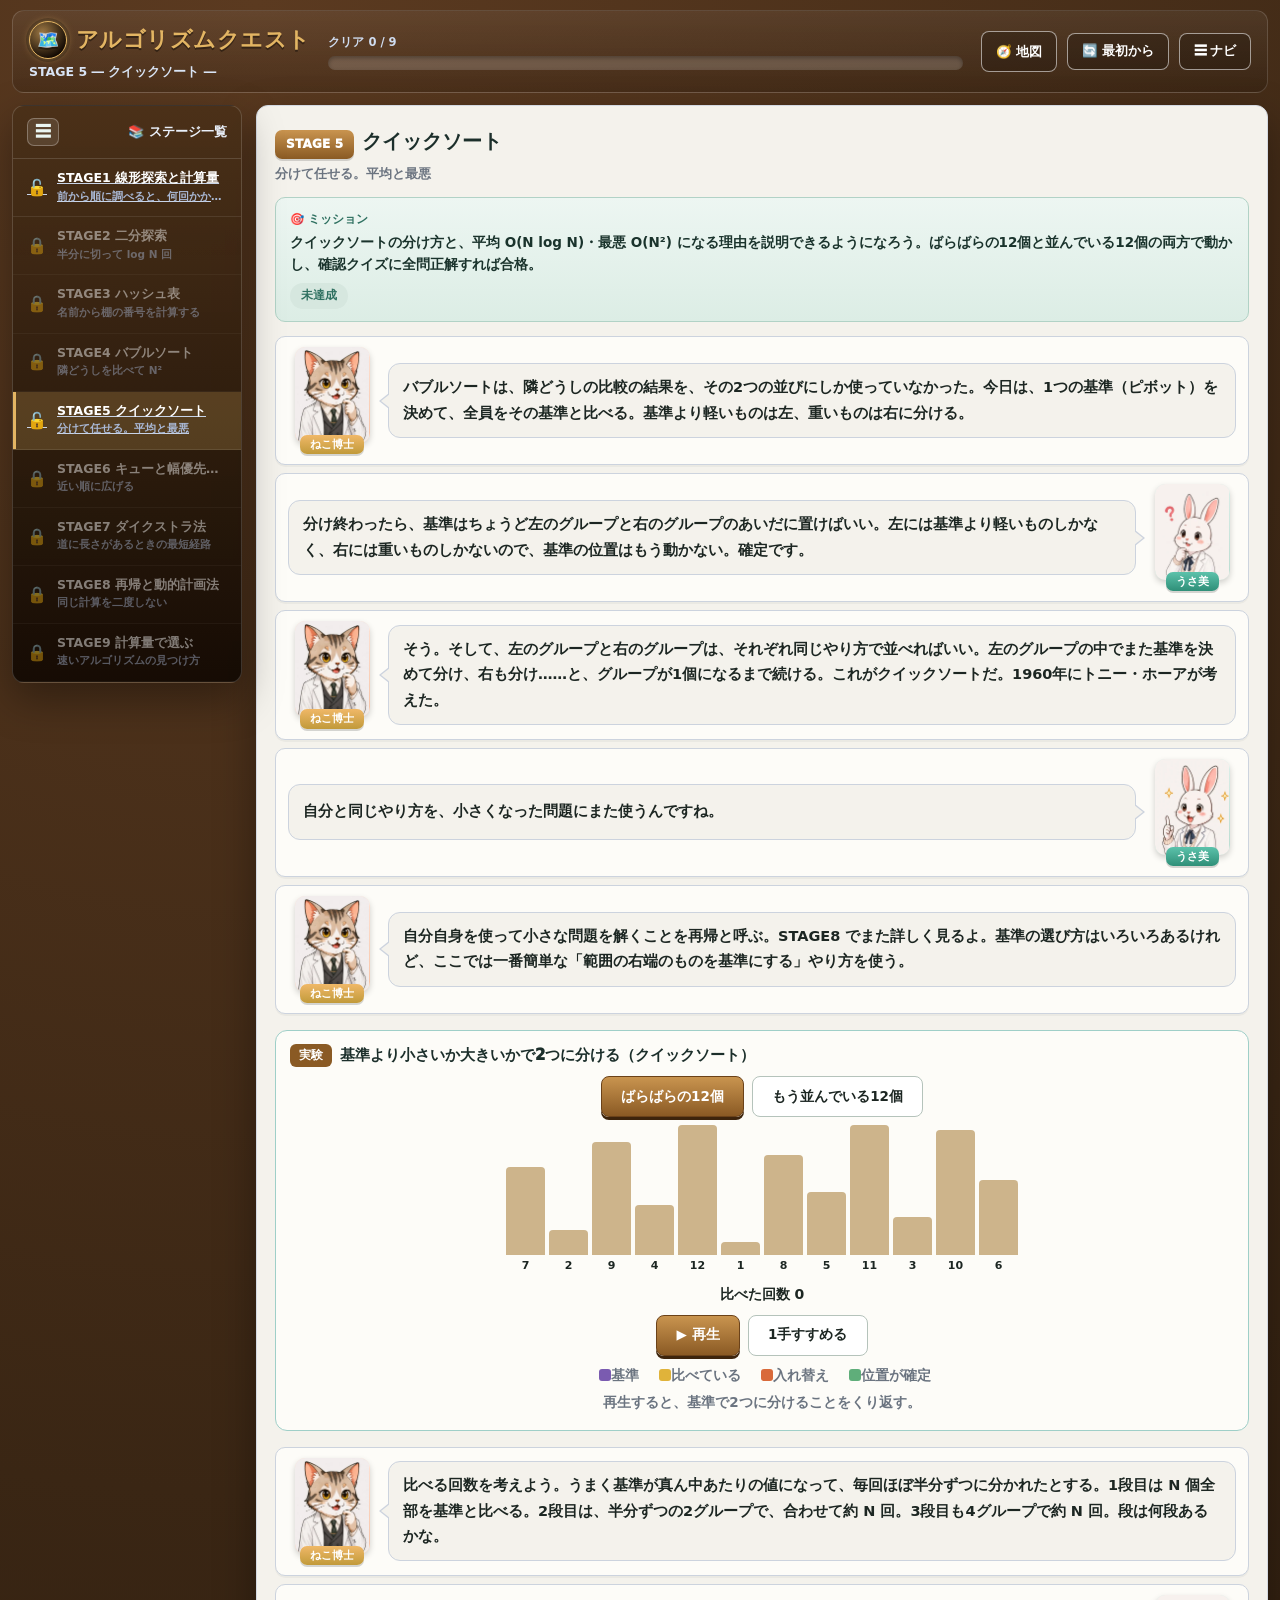
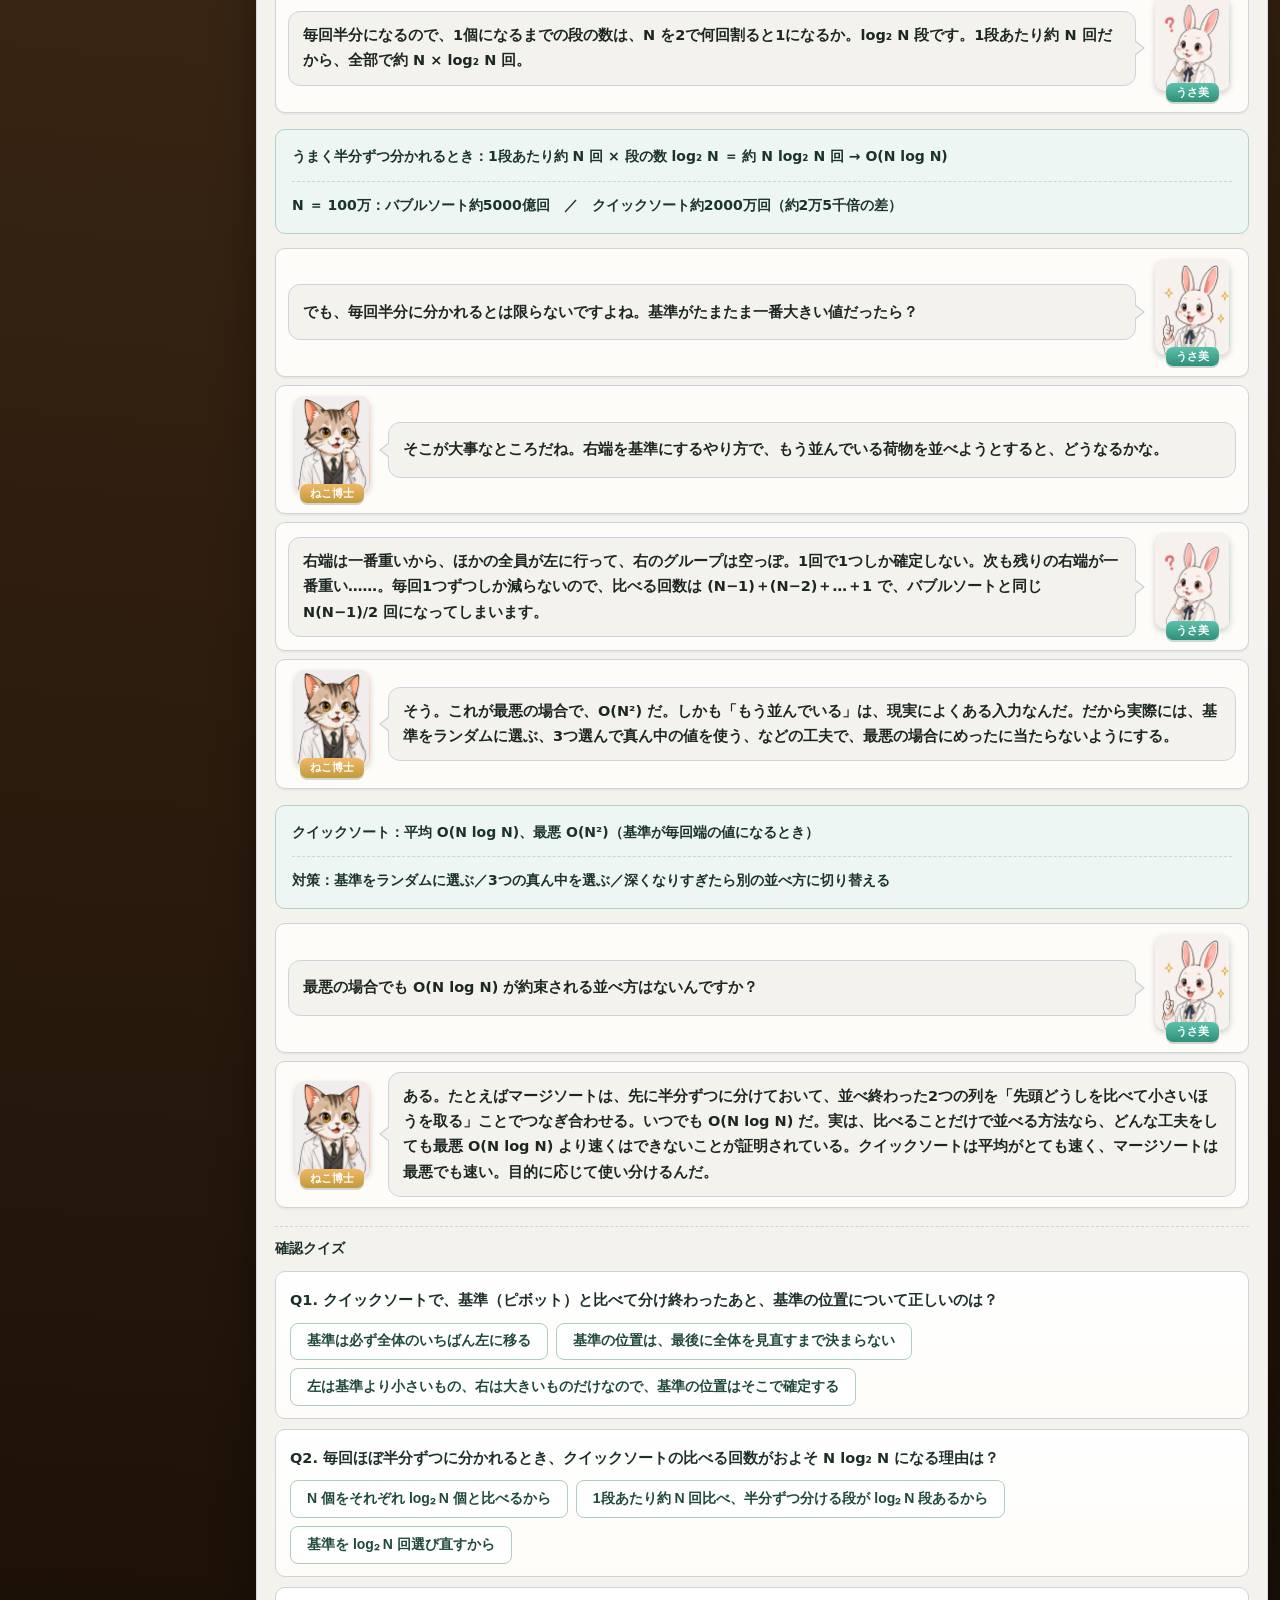
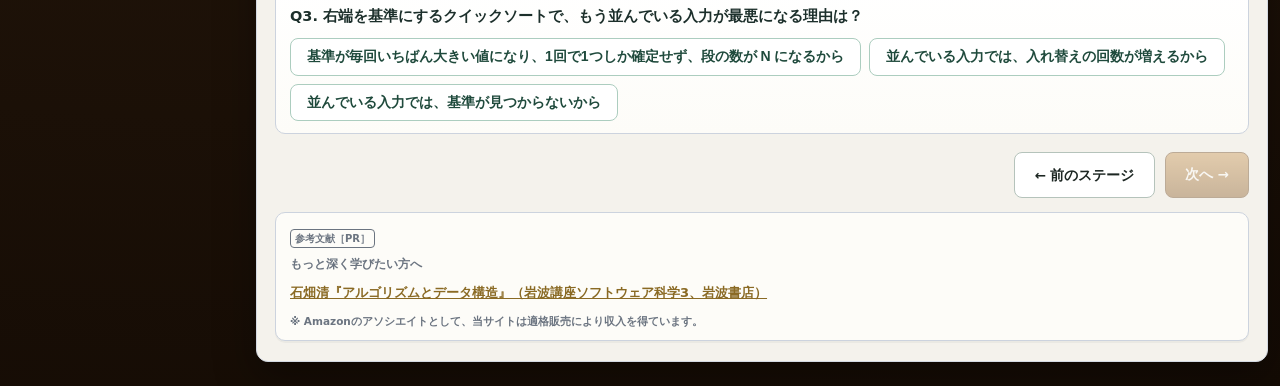
<file: stage5.html>
<!DOCTYPE html>
<html lang="ja">
<head>
<meta charset="UTF-8">
<meta name="viewport" content="width=device-width, initial-scale=1.0">
<meta name="theme-color" content="#3a2614">
<!-- Google tag (gtag.js) -->
<script async src="https://www.googletagmanager.com/gtag/js?id=G-9RTQCP2HXM"></script>
<script>
  window.dataLayer = window.dataLayer || [];
  function gtag(){dataLayer.push(arguments);}
  gtag('js', new Date());
  gtag('config', 'G-9RTQCP2HXM');
</script>
<title>STAGE5 クイックソート ― アルゴリズムクエスト</title>
<meta name="description" content="基準（ピボット）より小さいか大きいかで2つに分け、それぞれを同じやり方で並べるクイックソート。平均 O(N log N) になる理由を「半分ずつ分ける段の数」で数え、もう並んでいる入力で O(N²) に落ちる最悪の場合も実際に確かめる。">
<link rel="canonical" href="https://informatics.habatakijuku.com/algo-quest/stage5">
<meta property="og:type" content="article">
<meta property="og:site_name" content="アルゴリズムクエスト">
<meta property="og:locale" content="ja_JP">
<meta property="og:title" content="STAGE5 クイックソート ― アルゴリズムクエスト">
<meta property="og:description" content="分けて任せるクイックソート。平均 O(N log N)、でも最悪は O(N²)。">
<meta property="og:url" content="https://informatics.habatakijuku.com/algo-quest/stage5">
<meta property="og:image" content="https://informatics.habatakijuku.com/images/ogp/algo-quest.png">
<meta property="og:image:width" content="1200">
<meta property="og:image:height" content="630">
<meta name="twitter:card" content="summary_large_image">
<link rel="icon" href="data:image/svg+xml,<svg xmlns=%22http://www.w3.org/2000/svg%22 viewBox=%220 0 100 100%22><text y=%22.9em%22 font-size=%2290%22>🗺️</text></svg>">
<link rel="stylesheet" href="design-system.css?v=20261108b">
<link rel="stylesheet" href="lab.css?v=20261108b">
<script src="js/stages.js?v=20261108b"></script>
<script src="js/progress.js?v=20261108b"></script>
<script src="js/labs.js?v=20261108b"></script>
</head>
<body>
<div class="app-shell side-collapsed" id="app-shell">
  <header class="game-header">
    <div class="brand">
      <div class="brand-title"><a class="head-reset home-badge" href="./" title="トップへ" aria-label="トップへ">🗺️</a> <span>アルゴリズムクエスト</span></div>
      <div class="brand-sub">STAGE 5 ― クイックソート ―</div>
    </div>
    <div class="head-progress-wrap">
      <div class="head-progress-label" id="progress-label">クリア 0 / 9</div>
      <div class="head-progress" role="progressbar" aria-label="クリア済みステージ数" aria-valuemin="0" aria-valuemax="9" aria-valuenow="0"><div class="head-progress-fill" id="progress-fill" style="width:0%"></div></div>
    </div>
    <div class="header-actions">
      <a class="head-reset" href="/" title="情報の冒険（シリーズの地図）へ">🧭 地図</a>
      <button class="head-reset" id="btn-reset-all">🔄 最初から</button>
      <button class="head-reset" id="head-nav-toggle" title="ステージ一覧の表示切替">☰ ナビ</button>
    </div>
  </header>

  <div class="game-layout">
    <div class="side-backdrop" id="side-backdrop"></div>
    <aside class="side-panel">
      <div class="side-head">
        <button class="side-toggle" id="sidebar-toggle" title="ステージ一覧の表示切替" aria-label="ステージ一覧の表示切替">☰</button>
        <span class="side-head-text">📚 ステージ一覧</span>
      </div>
      <div class="side-list" id="side-list"></div>
    </aside>

    <main class="main-area">
      <div class="chapter-head">
        <span class="chapter-badge">STAGE 5</span><h1 class="chapter-title">クイックソート</h1>
        <div class="chapter-sub">分けて任せる。平均と最悪</div>
      </div>

      <div class="mission-box">
        <div class="mission-label">🎯 ミッション</div>
        <div class="mission-text">クイックソートの分け方と、平均 O(N log N)・最悪 O(N²) になる理由を説明できるようになろう。ばらばらの12個と並んでいる12個の両方で動かし、確認クイズに全問正解すれば合格。</div>
        <span class="mission-status" id="mission-status">未達成</span>
      </div>

      <div class="dialogue-scene">
        <div class="dialog-row">
          <div class="dialog-character">
            <div class="dialog-avatar mentor"><img src="images/cat.webp" width="300" height="386" alt=""></div>
            <div class="dialog-name mentor">ねこ博士</div>
          </div>
          <div class="dialog-bubble">バブルソートは、隣どうしの比較の結果を、その2つの並びにしか使っていなかった。今日は、1つの<strong>基準</strong>（<strong>ピボット</strong>）を決めて、全員をその基準と比べる。基準より軽いものは左、重いものは右に分ける。</div>
        </div>
        <div class="dialog-row right">
          <div class="dialog-character">
            <div class="dialog-avatar student"><img src="images/rabbitThink.webp" width="300" height="386" alt=""></div>
            <div class="dialog-name student">うさ美</div>
          </div>
          <div class="dialog-bubble"> 分け終わったら、基準はちょうど左のグループと右のグループのあいだに置けばいい。左には基準より軽いものしかなく、右には重いものしかないので、基準の位置はもう動かない。確定です。</div>
        </div>
        <div class="dialog-row">
          <div class="dialog-character">
            <div class="dialog-avatar mentor"><img src="images/cat.webp" width="300" height="386" alt=""></div>
            <div class="dialog-name mentor">ねこ博士</div>
          </div>
          <div class="dialog-bubble">そう。そして、左のグループと右のグループは、それぞれ<strong>同じやり方で</strong>並べればいい。左のグループの中でまた基準を決めて分け、右も分け……と、グループが1個になるまで続ける。これが<strong>クイックソート</strong>だ。1960年にトニー・ホーアが考えた。</div>
        </div>
        <div class="dialog-row right">
          <div class="dialog-character">
            <div class="dialog-avatar student"><img src="images/rabbit.webp" width="300" height="386" alt=""></div>
            <div class="dialog-name student">うさ美</div>
          </div>
          <div class="dialog-bubble">自分と同じやり方を、小さくなった問題にまた使うんですね。</div>
        </div>
        <div class="dialog-row">
          <div class="dialog-character">
            <div class="dialog-avatar mentor"><img src="images/cat.webp" width="300" height="386" alt=""></div>
            <div class="dialog-name mentor">ねこ博士</div>
          </div>
          <div class="dialog-bubble">自分自身を使って小さな問題を解くことを<strong>再帰</strong>と呼ぶ。STAGE8 でまた詳しく見るよ。基準の選び方はいろいろあるけれど、ここでは一番簡単な「範囲の右端のものを基準にする」やり方を使う。</div>
        </div>
      </div>
      <div class="lab" data-lab="quick" data-id="algo-s5-quick"></div>
      <div class="dialogue-scene">
        <div class="dialog-row">
          <div class="dialog-character">
            <div class="dialog-avatar mentor"><img src="images/cat.webp" width="300" height="386" alt=""></div>
            <div class="dialog-name mentor">ねこ博士</div>
          </div>
          <div class="dialog-bubble">比べる回数を考えよう。うまく基準が真ん中あたりの値になって、毎回ほぼ半分ずつに分かれたとする。1段目は N 個全部を基準と比べる。2段目は、半分ずつの2グループで、合わせて約 N 回。3段目も4グループで約 N 回。段は何段あるかな。</div>
        </div>
        <div class="dialog-row right">
          <div class="dialog-character">
            <div class="dialog-avatar student"><img src="images/rabbitThink.webp" width="300" height="386" alt=""></div>
            <div class="dialog-name student">うさ美</div>
          </div>
          <div class="dialog-bubble"> 毎回半分になるので、1個になるまでの段の数は、N を2で何回割ると1になるか。log₂ N 段です。1段あたり約 N 回だから、全部で約 N × log₂ N 回。</div>
        </div>
      </div>
      <div class="formula-box">
        <span class="step">うまく半分ずつ分かれるとき：1段あたり約 N 回 × 段の数 log₂ N ＝ 約 N log₂ N 回 → O(N log N)</span>
        <span class="step">N ＝ 100万：バブルソート約5000億回　／　クイックソート約2000万回（約2万5千倍の差）</span>
      </div>
      <div class="dialogue-scene">
        <div class="dialog-row right">
          <div class="dialog-character">
            <div class="dialog-avatar student"><img src="images/rabbit.webp" width="300" height="386" alt=""></div>
            <div class="dialog-name student">うさ美</div>
          </div>
          <div class="dialog-bubble">でも、毎回半分に分かれるとは限らないですよね。基準がたまたま一番大きい値だったら？</div>
        </div>
        <div class="dialog-row">
          <div class="dialog-character">
            <div class="dialog-avatar mentor"><img src="images/cat.webp" width="300" height="386" alt=""></div>
            <div class="dialog-name mentor">ねこ博士</div>
          </div>
          <div class="dialog-bubble">そこが大事なところだね。右端を基準にするやり方で、もう並んでいる荷物を並べようとすると、どうなるかな。</div>
        </div>
        <div class="dialog-row right">
          <div class="dialog-character">
            <div class="dialog-avatar student"><img src="images/rabbitThink.webp" width="300" height="386" alt=""></div>
            <div class="dialog-name student">うさ美</div>
          </div>
          <div class="dialog-bubble"> 右端は一番重いから、ほかの全員が左に行って、右のグループは空っぽ。1回で1つしか確定しない。次も残りの右端が一番重い……。毎回1つずつしか減らないので、比べる回数は (N−1)＋(N−2)＋…＋1 で、バブルソートと同じ N(N−1)/2 回になってしまいます。</div>
        </div>
        <div class="dialog-row">
          <div class="dialog-character">
            <div class="dialog-avatar mentor"><img src="images/cat.webp" width="300" height="386" alt=""></div>
            <div class="dialog-name mentor">ねこ博士</div>
          </div>
          <div class="dialog-bubble">そう。これが<strong>最悪の場合</strong>で、O(N²) だ。しかも「もう並んでいる」は、現実によくある入力なんだ。だから実際には、基準をランダムに選ぶ、3つ選んで真ん中の値を使う、などの工夫で、最悪の場合にめったに当たらないようにする。</div>
        </div>
      </div>
      <div class="formula-box">
        <span class="step">クイックソート：平均 O(N log N)、最悪 O(N²)（基準が毎回端の値になるとき）</span>
        <span class="step">対策：基準をランダムに選ぶ／3つの真ん中を選ぶ／深くなりすぎたら別の並べ方に切り替える</span>
      </div>
      <div class="dialogue-scene">
        <div class="dialog-row right">
          <div class="dialog-character">
            <div class="dialog-avatar student"><img src="images/rabbit.webp" width="300" height="386" alt=""></div>
            <div class="dialog-name student">うさ美</div>
          </div>
          <div class="dialog-bubble">最悪の場合でも O(N log N) が約束される並べ方はないんですか？</div>
        </div>
        <div class="dialog-row">
          <div class="dialog-character">
            <div class="dialog-avatar mentor"><img src="images/cat.webp" width="300" height="386" alt=""></div>
            <div class="dialog-name mentor">ねこ博士</div>
          </div>
          <div class="dialog-bubble">ある。たとえば<strong>マージソート</strong>は、先に半分ずつに分けておいて、並べ終わった2つの列を「先頭どうしを比べて小さいほうを取る」ことでつなぎ合わせる。いつでも O(N log N) だ。実は、比べることだけで並べる方法なら、どんな工夫をしても最悪 O(N log N) より速くはできないことが証明されている。クイックソートは平均がとても速く、マージソートは最悪でも速い。目的に応じて使い分けるんだ。</div>
        </div>
      </div>

      <h2 class="quiz-head">確認クイズ</h2>
      <div class="quiz-card" data-quiz>
        <p class="quiz-q">Q1. クイックソートで、基準（ピボット）と比べて分け終わったあと、基準の位置について正しいのは？</p>
        <div class="choice-list">
          <button class="choice-btn">基準は必ず全体のいちばん左に移る</button>
          <button class="choice-btn">基準の位置は、最後に全体を見直すまで決まらない</button>
          <button class="choice-btn">左は基準より小さいもの、右は大きいものだけなので、基準の位置はそこで確定する</button>
        </div>
        <div class="quiz-explain" hidden>正解！ 左右の境目に置いた基準は、もう動く必要がない。あとは左右をそれぞれ同じやり方で並べる。</div>
      </div>
      <div class="quiz-card" data-quiz>
        <p class="quiz-q">Q2. 毎回ほぼ半分ずつに分かれるとき、クイックソートの比べる回数がおよそ N log₂ N になる理由は？</p>
        <div class="choice-list">
          <button class="choice-btn">N 個をそれぞれ log₂ N 個と比べるから</button>
          <button class="choice-btn">1段あたり約 N 回比べ、半分ずつ分ける段が log₂ N 段あるから</button>
          <button class="choice-btn">基準を log₂ N 回選び直すから</button>
        </div>
        <div class="quiz-explain" hidden>正解！ どの段でも、まだ確定していない全員が1回ずつ基準と比べられる。段の数は半分にしていく回数。</div>
      </div>
      <div class="quiz-card" data-quiz>
        <p class="quiz-q">Q3. 右端を基準にするクイックソートで、もう並んでいる入力が最悪になる理由は？</p>
        <div class="choice-list">
          <button class="choice-btn">基準が毎回いちばん大きい値になり、1回で1つしか確定せず、段の数が N になるから</button>
          <button class="choice-btn">並んでいる入力では、入れ替えの回数が増えるから</button>
          <button class="choice-btn">並んでいる入力では、基準が見つからないから</button>
        </div>
        <div class="quiz-explain" hidden>正解！ 分けても片方が空になるので、毎回1つずつしか減らない。合計 N(N−1)/2 回で O(N²)。</div>
      </div>

      <div class="stage-nav">
        <a class="btn" href="stage4.html">← 前のステージ</a>
        <button class="btn btn-primary" id="btn-next" disabled>次へ →</button>
      </div>

      <div id="book-recommend"></div>
    </main>
  </div>
</div>

<script>QUEST.initStagePage(5);</script>

<script src="https://my.habatakijuku.com/sync.js" defer></script>
</body>
</html>
</file>
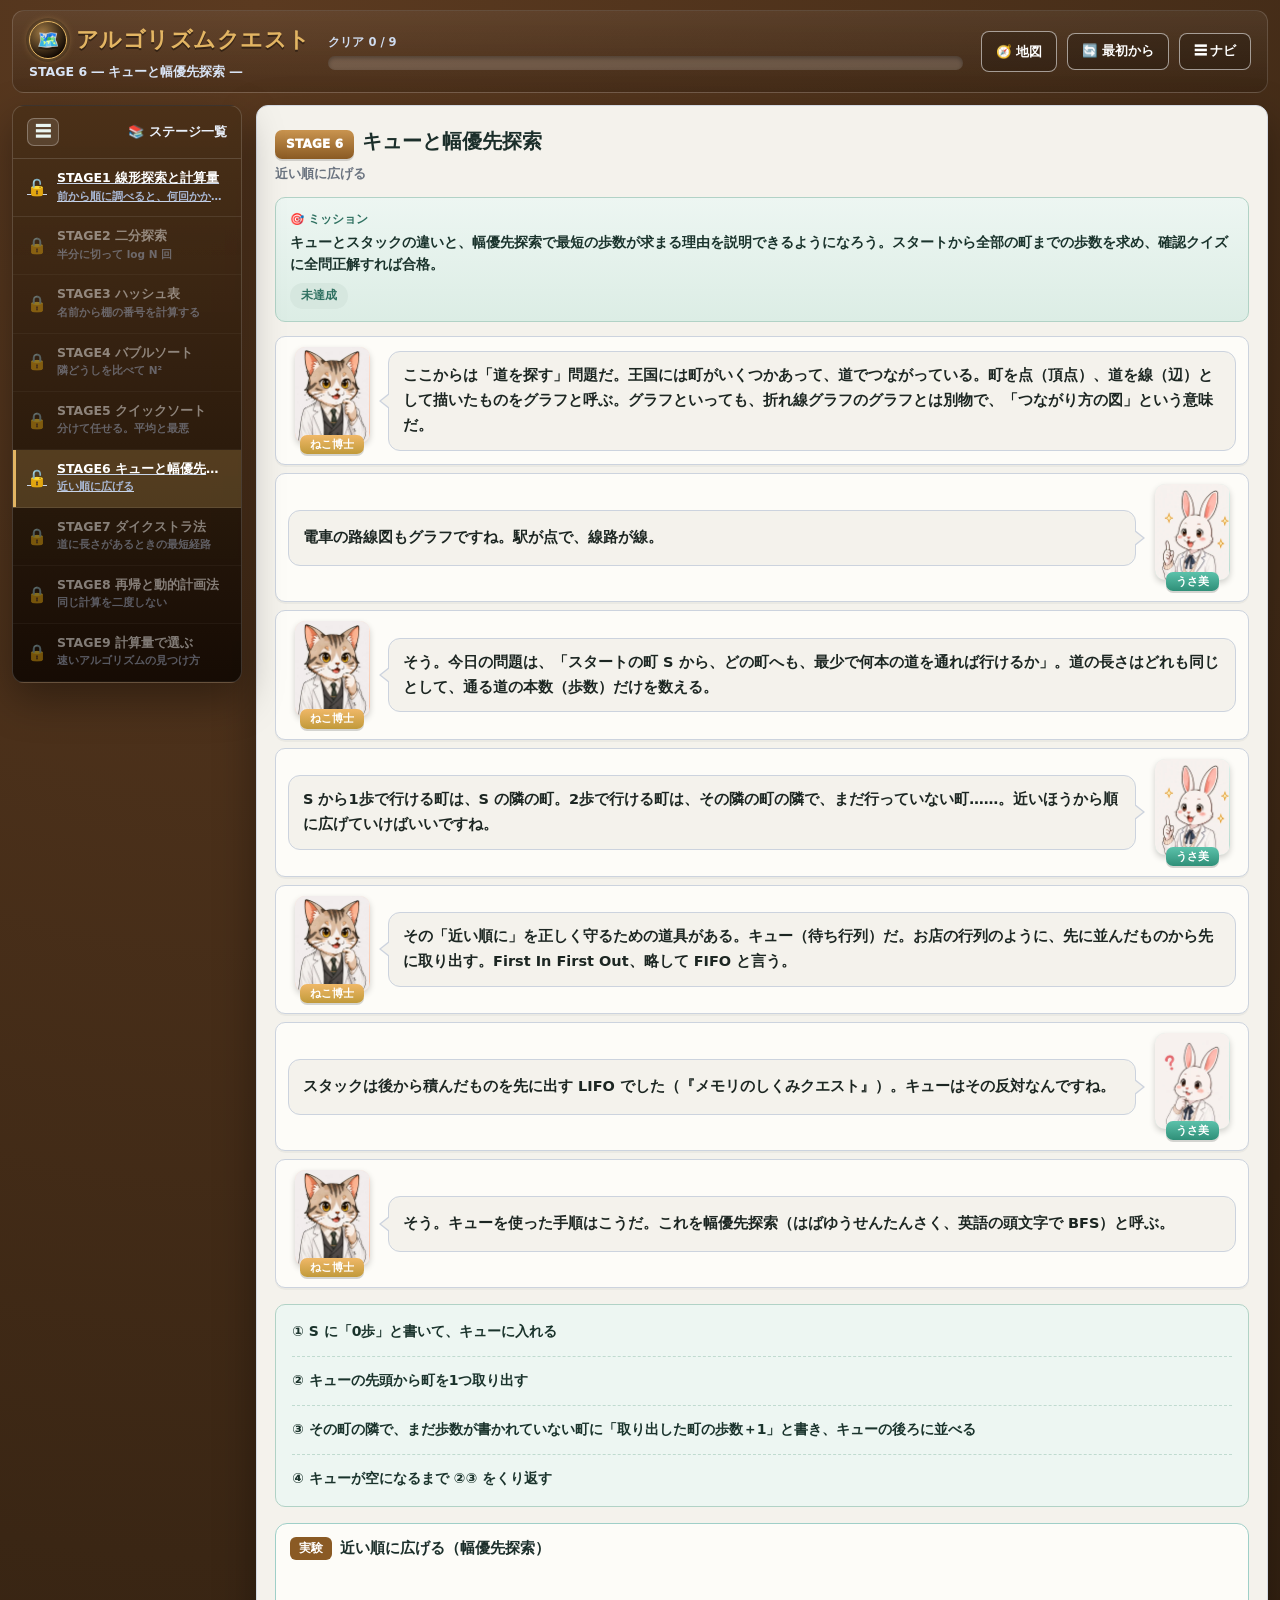
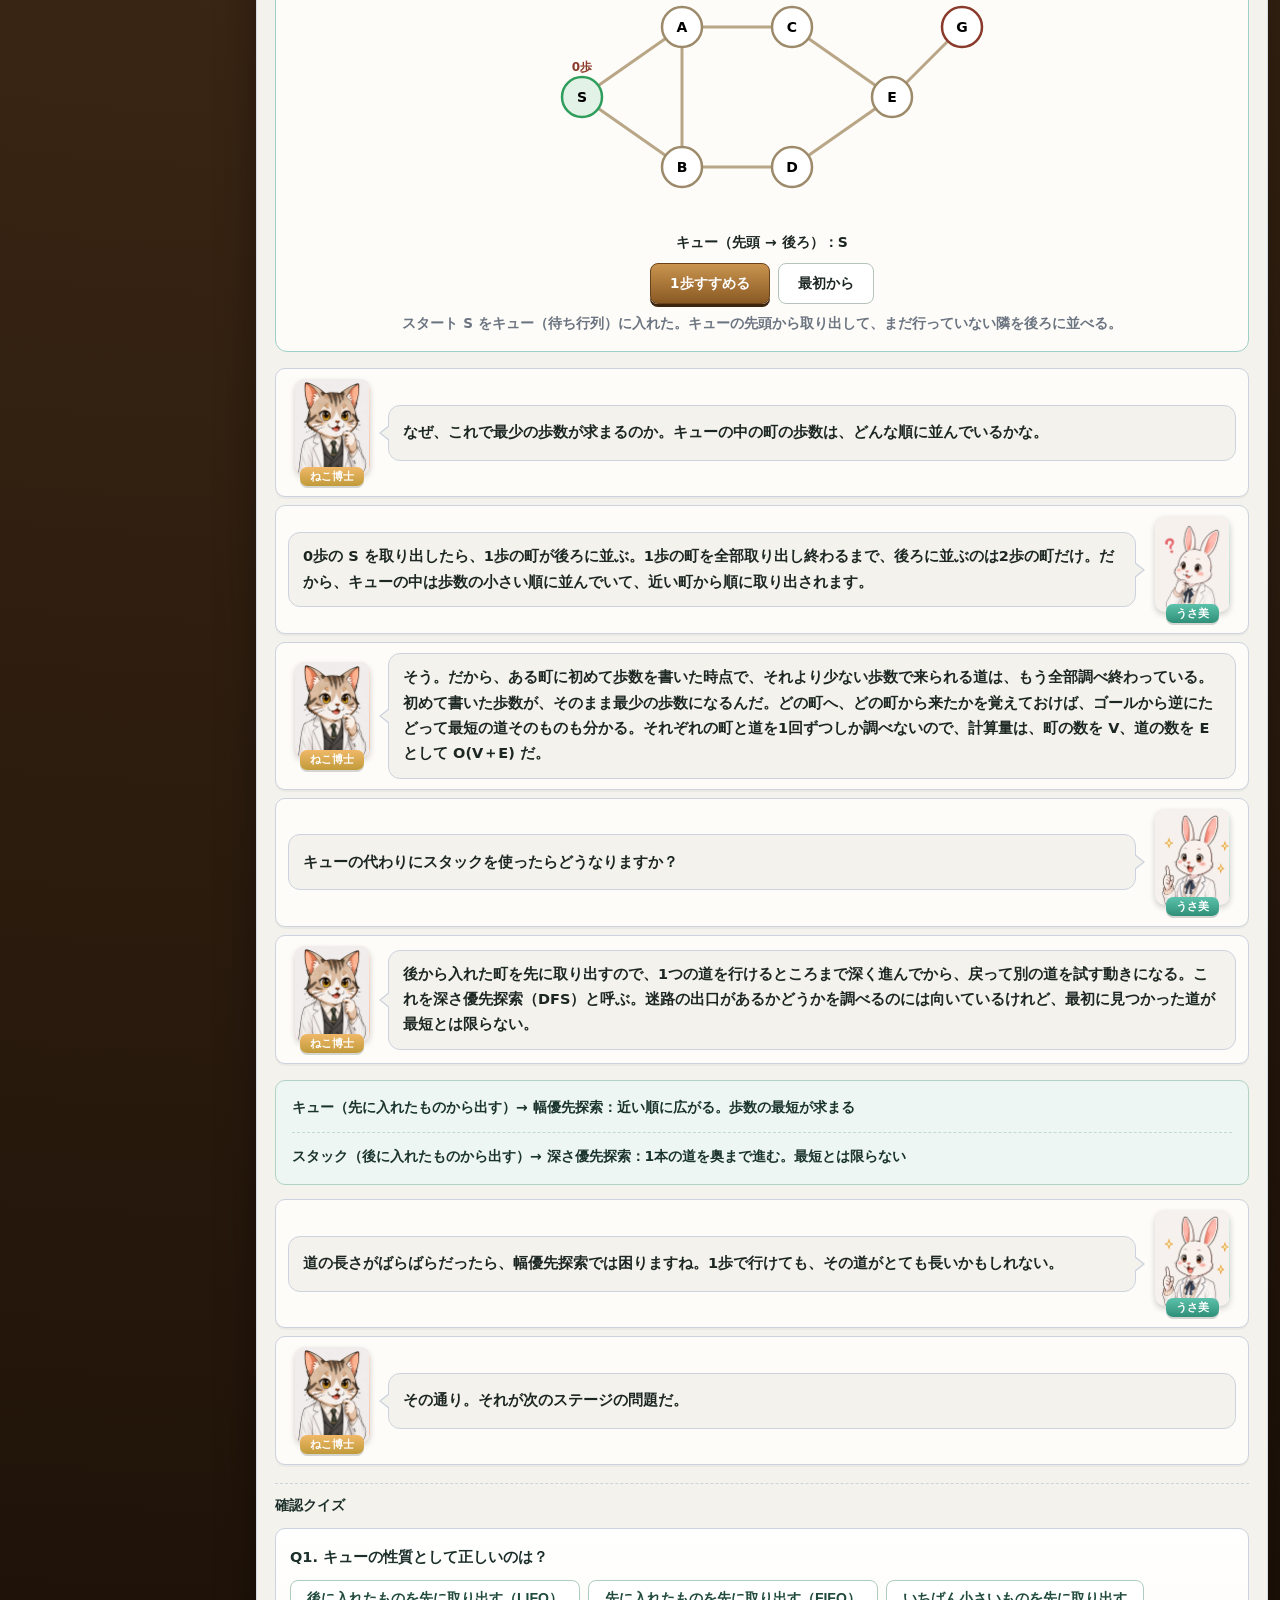
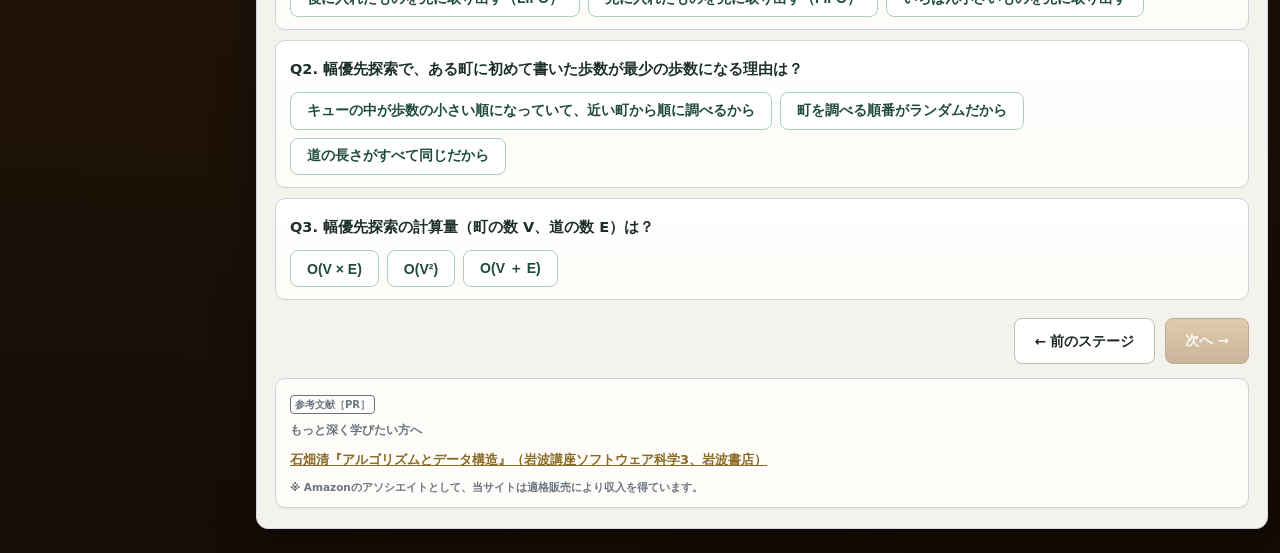
<file: stage6.html>
<!DOCTYPE html>
<html lang="ja">
<head>
<meta charset="UTF-8">
<meta name="viewport" content="width=device-width, initial-scale=1.0">
<meta name="theme-color" content="#3a2614">
<!-- Google tag (gtag.js) -->
<script async src="https://www.googletagmanager.com/gtag/js?id=G-9RTQCP2HXM"></script>
<script>
  window.dataLayer = window.dataLayer || [];
  function gtag(){dataLayer.push(arguments);}
  gtag('js', new Date());
  gtag('config', 'G-9RTQCP2HXM');
</script>
<title>STAGE6 キューと幅優先探索 ― アルゴリズムクエスト</title>
<meta name="description" content="先に来たものから処理するキューと、後から来たものから処理するスタック。キューを使って、スタートから近い順に町を調べる幅優先探索で、何歩で行けるかと最短の道を求める。グラフ（点と線）の言葉も定義する。">
<link rel="canonical" href="https://informatics.habatakijuku.com/algo-quest/stage6">
<meta property="og:type" content="article">
<meta property="og:site_name" content="アルゴリズムクエスト">
<meta property="og:locale" content="ja_JP">
<meta property="og:title" content="STAGE6 キューと幅優先探索 ― アルゴリズムクエスト">
<meta property="og:description" content="キューで近い順に広げる幅優先探索。点と線（グラフ）で道を探す。">
<meta property="og:url" content="https://informatics.habatakijuku.com/algo-quest/stage6">
<meta property="og:image" content="https://informatics.habatakijuku.com/images/ogp/algo-quest.png">
<meta property="og:image:width" content="1200">
<meta property="og:image:height" content="630">
<meta name="twitter:card" content="summary_large_image">
<link rel="icon" href="data:image/svg+xml,<svg xmlns=%22http://www.w3.org/2000/svg%22 viewBox=%220 0 100 100%22><text y=%22.9em%22 font-size=%2290%22>🗺️</text></svg>">
<link rel="stylesheet" href="design-system.css?v=20261108b">
<link rel="stylesheet" href="lab.css?v=20261108b">
<script src="js/stages.js?v=20261108b"></script>
<script src="js/progress.js?v=20261108b"></script>
<script src="js/labs.js?v=20261108b"></script>
</head>
<body>
<div class="app-shell side-collapsed" id="app-shell">
  <header class="game-header">
    <div class="brand">
      <div class="brand-title"><a class="head-reset home-badge" href="./" title="トップへ" aria-label="トップへ">🗺️</a> <span>アルゴリズムクエスト</span></div>
      <div class="brand-sub">STAGE 6 ― キューと幅優先探索 ―</div>
    </div>
    <div class="head-progress-wrap">
      <div class="head-progress-label" id="progress-label">クリア 0 / 9</div>
      <div class="head-progress" role="progressbar" aria-label="クリア済みステージ数" aria-valuemin="0" aria-valuemax="9" aria-valuenow="0"><div class="head-progress-fill" id="progress-fill" style="width:0%"></div></div>
    </div>
    <div class="header-actions">
      <a class="head-reset" href="/" title="情報の冒険（シリーズの地図）へ">🧭 地図</a>
      <button class="head-reset" id="btn-reset-all">🔄 最初から</button>
      <button class="head-reset" id="head-nav-toggle" title="ステージ一覧の表示切替">☰ ナビ</button>
    </div>
  </header>

  <div class="game-layout">
    <div class="side-backdrop" id="side-backdrop"></div>
    <aside class="side-panel">
      <div class="side-head">
        <button class="side-toggle" id="sidebar-toggle" title="ステージ一覧の表示切替" aria-label="ステージ一覧の表示切替">☰</button>
        <span class="side-head-text">📚 ステージ一覧</span>
      </div>
      <div class="side-list" id="side-list"></div>
    </aside>

    <main class="main-area">
      <div class="chapter-head">
        <span class="chapter-badge">STAGE 6</span><h1 class="chapter-title">キューと幅優先探索</h1>
        <div class="chapter-sub">近い順に広げる</div>
      </div>

      <div class="mission-box">
        <div class="mission-label">🎯 ミッション</div>
        <div class="mission-text">キューとスタックの違いと、幅優先探索で最短の歩数が求まる理由を説明できるようになろう。スタートから全部の町までの歩数を求め、確認クイズに全問正解すれば合格。</div>
        <span class="mission-status" id="mission-status">未達成</span>
      </div>

      <div class="dialogue-scene">
        <div class="dialog-row">
          <div class="dialog-character">
            <div class="dialog-avatar mentor"><img src="images/cat.webp" width="300" height="386" alt=""></div>
            <div class="dialog-name mentor">ねこ博士</div>
          </div>
          <div class="dialog-bubble">ここからは「道を探す」問題だ。王国には町がいくつかあって、道でつながっている。町を<strong>点</strong>（頂点）、道を<strong>線</strong>（辺）として描いたものを<strong>グラフ</strong>と呼ぶ。グラフといっても、折れ線グラフのグラフとは別物で、「つながり方の図」という意味だ。</div>
        </div>
        <div class="dialog-row right">
          <div class="dialog-character">
            <div class="dialog-avatar student"><img src="images/rabbit.webp" width="300" height="386" alt=""></div>
            <div class="dialog-name student">うさ美</div>
          </div>
          <div class="dialog-bubble">電車の路線図もグラフですね。駅が点で、線路が線。</div>
        </div>
        <div class="dialog-row">
          <div class="dialog-character">
            <div class="dialog-avatar mentor"><img src="images/cat.webp" width="300" height="386" alt=""></div>
            <div class="dialog-name mentor">ねこ博士</div>
          </div>
          <div class="dialog-bubble">そう。今日の問題は、「スタートの町 S から、どの町へも、最少で何本の道を通れば行けるか」。道の長さはどれも同じとして、通る道の本数（歩数）だけを数える。</div>
        </div>
        <div class="dialog-row right">
          <div class="dialog-character">
            <div class="dialog-avatar student"><img src="images/rabbit.webp" width="300" height="386" alt=""></div>
            <div class="dialog-name student">うさ美</div>
          </div>
          <div class="dialog-bubble">S から1歩で行ける町は、S の隣の町。2歩で行ける町は、その隣の町の隣で、まだ行っていない町……。近いほうから順に広げていけばいいですね。</div>
        </div>
        <div class="dialog-row">
          <div class="dialog-character">
            <div class="dialog-avatar mentor"><img src="images/cat.webp" width="300" height="386" alt=""></div>
            <div class="dialog-name mentor">ねこ博士</div>
          </div>
          <div class="dialog-bubble">その「近い順に」を正しく守るための道具がある。<strong>キュー</strong>（待ち行列）だ。お店の行列のように、<strong>先に並んだものから先に取り出す</strong>。First In First Out、略して FIFO と言う。</div>
        </div>
        <div class="dialog-row right">
          <div class="dialog-character">
            <div class="dialog-avatar student"><img src="images/rabbitThink.webp" width="300" height="386" alt=""></div>
            <div class="dialog-name student">うさ美</div>
          </div>
          <div class="dialog-bubble"> スタックは後から積んだものを先に出す LIFO でした（『メモリのしくみクエスト』）。キューはその反対なんですね。</div>
        </div>
        <div class="dialog-row">
          <div class="dialog-character">
            <div class="dialog-avatar mentor"><img src="images/cat.webp" width="300" height="386" alt=""></div>
            <div class="dialog-name mentor">ねこ博士</div>
          </div>
          <div class="dialog-bubble">そう。キューを使った手順はこうだ。これを<strong>幅優先探索</strong>（はばゆうせんたんさく、英語の頭文字で BFS）と呼ぶ。</div>
        </div>
      </div>
      <div class="formula-box">
        <span class="step">① S に「0歩」と書いて、キューに入れる</span>
        <span class="step">② キューの先頭から町を1つ取り出す</span>
        <span class="step">③ その町の隣で、まだ歩数が書かれていない町に「取り出した町の歩数＋1」と書き、キューの後ろに並べる</span>
        <span class="step">④ キューが空になるまで ②③ をくり返す</span>
      </div>
      <div class="lab" data-lab="bfs" data-id="algo-s6-bfs"></div>
      <div class="dialogue-scene">
        <div class="dialog-row">
          <div class="dialog-character">
            <div class="dialog-avatar mentor"><img src="images/cat.webp" width="300" height="386" alt=""></div>
            <div class="dialog-name mentor">ねこ博士</div>
          </div>
          <div class="dialog-bubble">なぜ、これで最少の歩数が求まるのか。キューの中の町の歩数は、どんな順に並んでいるかな。</div>
        </div>
        <div class="dialog-row right">
          <div class="dialog-character">
            <div class="dialog-avatar student"><img src="images/rabbitThink.webp" width="300" height="386" alt=""></div>
            <div class="dialog-name student">うさ美</div>
          </div>
          <div class="dialog-bubble"> 0歩の S を取り出したら、1歩の町が後ろに並ぶ。1歩の町を全部取り出し終わるまで、後ろに並ぶのは2歩の町だけ。だから、キューの中は歩数の小さい順に並んでいて、近い町から順に取り出されます。</div>
        </div>
        <div class="dialog-row">
          <div class="dialog-character">
            <div class="dialog-avatar mentor"><img src="images/cat.webp" width="300" height="386" alt=""></div>
            <div class="dialog-name mentor">ねこ博士</div>
          </div>
          <div class="dialog-bubble">そう。だから、ある町に初めて歩数を書いた時点で、それより少ない歩数で来られる道は、もう全部調べ終わっている。初めて書いた歩数が、そのまま最少の歩数になるんだ。どの町へ、どの町から来たかを覚えておけば、ゴールから逆にたどって最短の道そのものも分かる。それぞれの町と道を1回ずつしか調べないので、計算量は、町の数を V、道の数を E として <strong>O(V＋E)</strong> だ。</div>
        </div>
        <div class="dialog-row right">
          <div class="dialog-character">
            <div class="dialog-avatar student"><img src="images/rabbit.webp" width="300" height="386" alt=""></div>
            <div class="dialog-name student">うさ美</div>
          </div>
          <div class="dialog-bubble">キューの代わりにスタックを使ったらどうなりますか？</div>
        </div>
        <div class="dialog-row">
          <div class="dialog-character">
            <div class="dialog-avatar mentor"><img src="images/cat.webp" width="300" height="386" alt=""></div>
            <div class="dialog-name mentor">ねこ博士</div>
          </div>
          <div class="dialog-bubble">後から入れた町を先に取り出すので、1つの道を行けるところまで深く進んでから、戻って別の道を試す動きになる。これを<strong>深さ優先探索</strong>（DFS）と呼ぶ。迷路の出口があるかどうかを調べるのには向いているけれど、最初に見つかった道が最短とは限らない。</div>
        </div>
      </div>
      <div class="formula-box">
        <span class="step">キュー（先に入れたものから出す）→ 幅優先探索：近い順に広がる。歩数の最短が求まる</span>
        <span class="step">スタック（後に入れたものから出す）→ 深さ優先探索：1本の道を奥まで進む。最短とは限らない</span>
      </div>
      <div class="dialogue-scene">
        <div class="dialog-row right">
          <div class="dialog-character">
            <div class="dialog-avatar student"><img src="images/rabbit.webp" width="300" height="386" alt=""></div>
            <div class="dialog-name student">うさ美</div>
          </div>
          <div class="dialog-bubble">道の長さがばらばらだったら、幅優先探索では困りますね。1歩で行けても、その道がとても長いかもしれない。</div>
        </div>
        <div class="dialog-row">
          <div class="dialog-character">
            <div class="dialog-avatar mentor"><img src="images/cat.webp" width="300" height="386" alt=""></div>
            <div class="dialog-name mentor">ねこ博士</div>
          </div>
          <div class="dialog-bubble">その通り。それが次のステージの問題だ。</div>
        </div>
      </div>

      <h2 class="quiz-head">確認クイズ</h2>
      <div class="quiz-card" data-quiz>
        <p class="quiz-q">Q1. キューの性質として正しいのは？</p>
        <div class="choice-list">
          <button class="choice-btn">後に入れたものを先に取り出す（LIFO）</button>
          <button class="choice-btn">先に入れたものを先に取り出す（FIFO）</button>
          <button class="choice-btn">いちばん小さいものを先に取り出す</button>
        </div>
        <div class="quiz-explain" hidden>正解！ お店の行列と同じ。後に入れたものを先に出すのはスタック。</div>
      </div>
      <div class="quiz-card" data-quiz>
        <p class="quiz-q">Q2. 幅優先探索で、ある町に初めて書いた歩数が最少の歩数になる理由は？</p>
        <div class="choice-list">
          <button class="choice-btn">キューの中が歩数の小さい順になっていて、近い町から順に調べるから</button>
          <button class="choice-btn">町を調べる順番がランダムだから</button>
          <button class="choice-btn">道の長さがすべて同じだから</button>
        </div>
        <div class="quiz-explain" hidden>正解！ キューのおかげで、k 歩の町を全部調べ終わってから k＋1 歩の町に進む。だから初めて届いた歩数が最少。道の長さが同じ、は問題の前提で、理由そのものではない。</div>
      </div>
      <div class="quiz-card" data-quiz>
        <p class="quiz-q">Q3. 幅優先探索の計算量（町の数 V、道の数 E）は？</p>
        <div class="choice-list">
          <button class="choice-btn">O(V × E)</button>
          <button class="choice-btn">O(V²)</button>
          <button class="choice-btn">O(V ＋ E)</button>
        </div>
        <div class="quiz-explain" hidden>正解！ どの町もキューに入るのは1回、どの道も調べるのは（両端から）高々2回。だから町と道の数の和に比例する。</div>
      </div>

      <div class="stage-nav">
        <a class="btn" href="stage5.html">← 前のステージ</a>
        <button class="btn btn-primary" id="btn-next" disabled>次へ →</button>
      </div>

      <div id="book-recommend"></div>
    </main>
  </div>
</div>

<script>QUEST.initStagePage(6);</script>

<script src="https://my.habatakijuku.com/sync.js" defer></script>
</body>
</html>
</file>
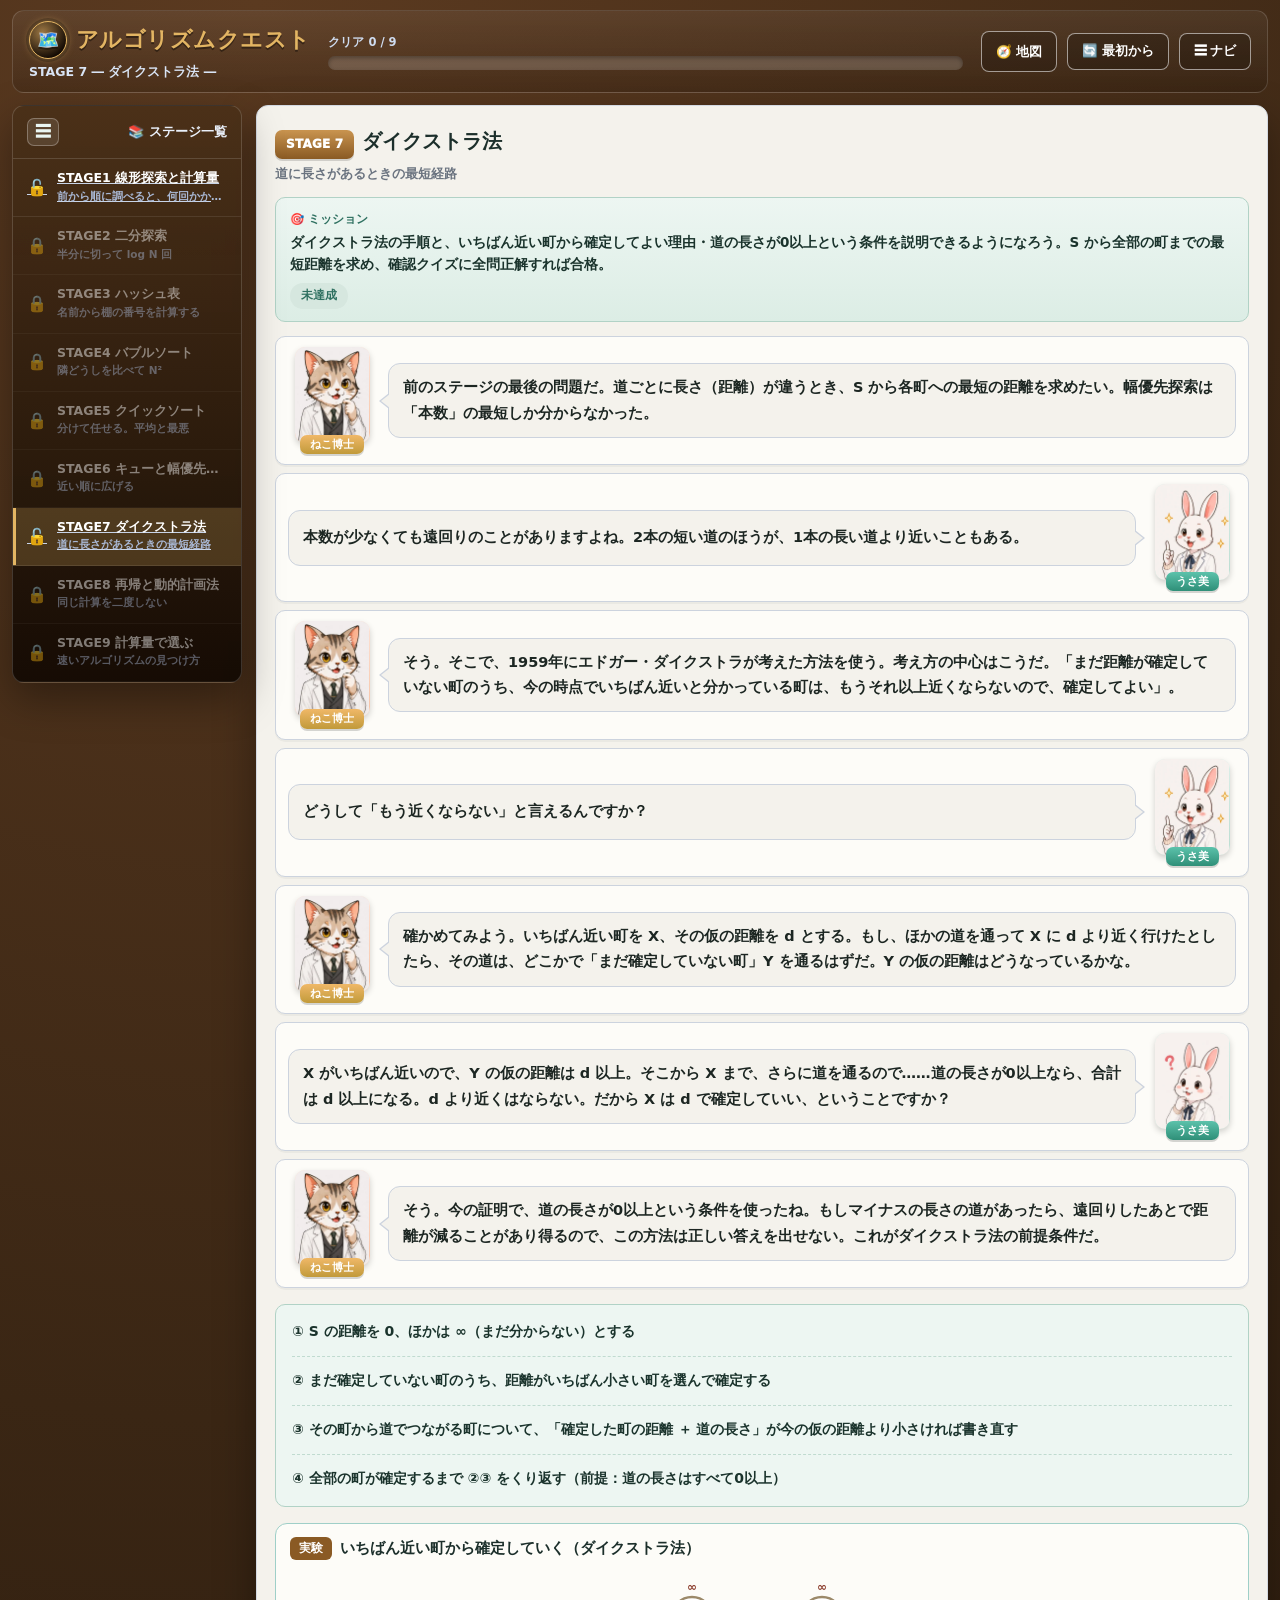
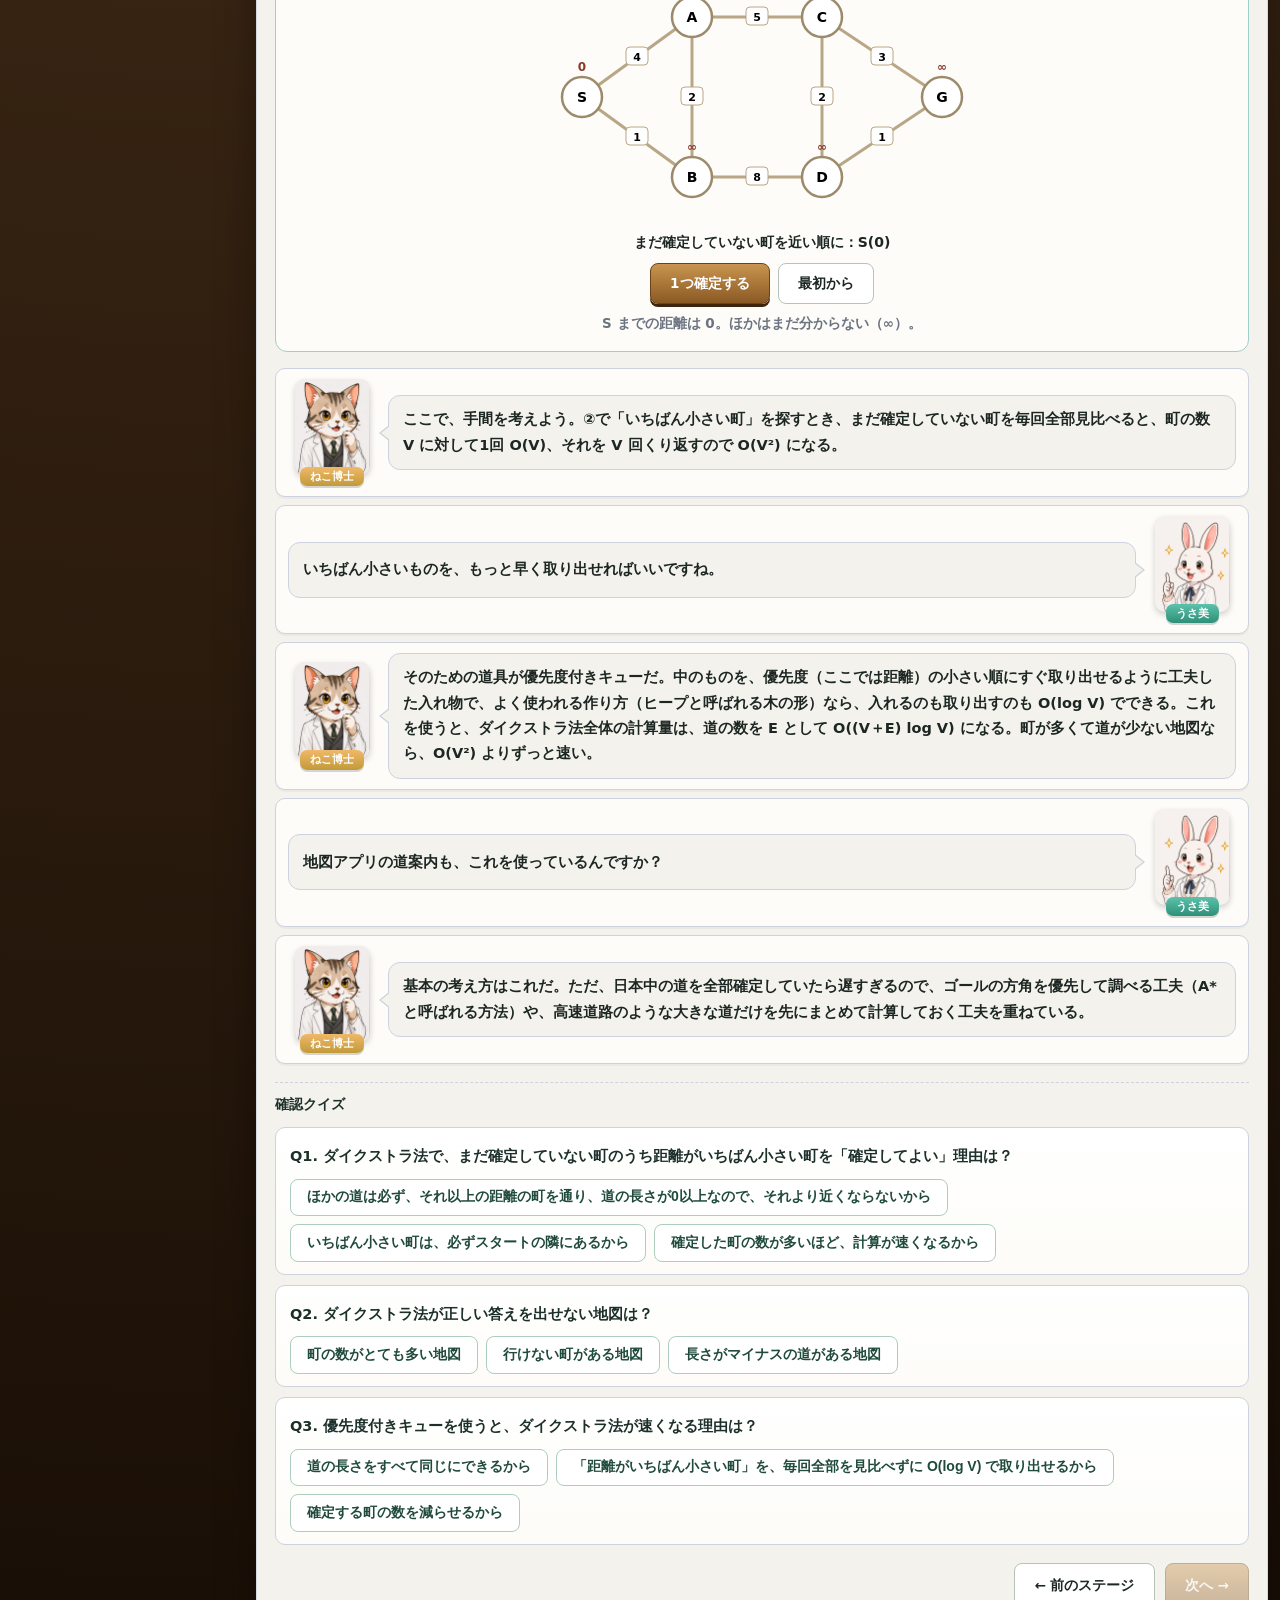
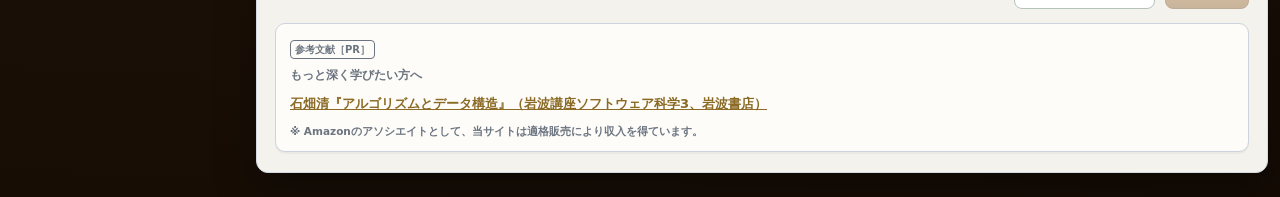
<file: stage7.html>
<!DOCTYPE html>
<html lang="ja">
<head>
<meta charset="UTF-8">
<meta name="viewport" content="width=device-width, initial-scale=1.0">
<meta name="theme-color" content="#3a2614">
<!-- Google tag (gtag.js) -->
<script async src="https://www.googletagmanager.com/gtag/js?id=G-9RTQCP2HXM"></script>
<script>
  window.dataLayer = window.dataLayer || [];
  function gtag(){dataLayer.push(arguments);}
  gtag('js', new Date());
  gtag('config', 'G-9RTQCP2HXM');
</script>
<title>STAGE7 ダイクストラ法 ― アルゴリズムクエスト</title>
<meta name="description" content="道に長さがあるときの最短経路を求めるダイクストラ法。「まだ確定していない町のうち、いちばん近いものを確定する」をくり返す理由と、道の長さが0以上でなければならない条件、優先度付きキューで速くするしくみを確かめる。">
<link rel="canonical" href="https://informatics.habatakijuku.com/algo-quest/stage7">
<meta property="og:type" content="article">
<meta property="og:site_name" content="アルゴリズムクエスト">
<meta property="og:locale" content="ja_JP">
<meta property="og:title" content="STAGE7 ダイクストラ法 ― アルゴリズムクエスト">
<meta property="og:description" content="道に長さがあるときの最短経路。ダイクストラ法と、その前提条件。">
<meta property="og:url" content="https://informatics.habatakijuku.com/algo-quest/stage7">
<meta property="og:image" content="https://informatics.habatakijuku.com/images/ogp/algo-quest.png">
<meta property="og:image:width" content="1200">
<meta property="og:image:height" content="630">
<meta name="twitter:card" content="summary_large_image">
<link rel="icon" href="data:image/svg+xml,<svg xmlns=%22http://www.w3.org/2000/svg%22 viewBox=%220 0 100 100%22><text y=%22.9em%22 font-size=%2290%22>🗺️</text></svg>">
<link rel="stylesheet" href="design-system.css?v=20261108b">
<link rel="stylesheet" href="lab.css?v=20261108b">
<script src="js/stages.js?v=20261108b"></script>
<script src="js/progress.js?v=20261108b"></script>
<script src="js/labs.js?v=20261108b"></script>
</head>
<body>
<div class="app-shell side-collapsed" id="app-shell">
  <header class="game-header">
    <div class="brand">
      <div class="brand-title"><a class="head-reset home-badge" href="./" title="トップへ" aria-label="トップへ">🗺️</a> <span>アルゴリズムクエスト</span></div>
      <div class="brand-sub">STAGE 7 ― ダイクストラ法 ―</div>
    </div>
    <div class="head-progress-wrap">
      <div class="head-progress-label" id="progress-label">クリア 0 / 9</div>
      <div class="head-progress" role="progressbar" aria-label="クリア済みステージ数" aria-valuemin="0" aria-valuemax="9" aria-valuenow="0"><div class="head-progress-fill" id="progress-fill" style="width:0%"></div></div>
    </div>
    <div class="header-actions">
      <a class="head-reset" href="/" title="情報の冒険（シリーズの地図）へ">🧭 地図</a>
      <button class="head-reset" id="btn-reset-all">🔄 最初から</button>
      <button class="head-reset" id="head-nav-toggle" title="ステージ一覧の表示切替">☰ ナビ</button>
    </div>
  </header>

  <div class="game-layout">
    <div class="side-backdrop" id="side-backdrop"></div>
    <aside class="side-panel">
      <div class="side-head">
        <button class="side-toggle" id="sidebar-toggle" title="ステージ一覧の表示切替" aria-label="ステージ一覧の表示切替">☰</button>
        <span class="side-head-text">📚 ステージ一覧</span>
      </div>
      <div class="side-list" id="side-list"></div>
    </aside>

    <main class="main-area">
      <div class="chapter-head">
        <span class="chapter-badge">STAGE 7</span><h1 class="chapter-title">ダイクストラ法</h1>
        <div class="chapter-sub">道に長さがあるときの最短経路</div>
      </div>

      <div class="mission-box">
        <div class="mission-label">🎯 ミッション</div>
        <div class="mission-text">ダイクストラ法の手順と、いちばん近い町から確定してよい理由・道の長さが0以上という条件を説明できるようになろう。S から全部の町までの最短距離を求め、確認クイズに全問正解すれば合格。</div>
        <span class="mission-status" id="mission-status">未達成</span>
      </div>

      <div class="dialogue-scene">
        <div class="dialog-row">
          <div class="dialog-character">
            <div class="dialog-avatar mentor"><img src="images/cat.webp" width="300" height="386" alt=""></div>
            <div class="dialog-name mentor">ねこ博士</div>
          </div>
          <div class="dialog-bubble">前のステージの最後の問題だ。道ごとに長さ（距離）が違うとき、S から各町への最短の距離を求めたい。幅優先探索は「本数」の最短しか分からなかった。</div>
        </div>
        <div class="dialog-row right">
          <div class="dialog-character">
            <div class="dialog-avatar student"><img src="images/rabbit.webp" width="300" height="386" alt=""></div>
            <div class="dialog-name student">うさ美</div>
          </div>
          <div class="dialog-bubble">本数が少なくても遠回りのことがありますよね。2本の短い道のほうが、1本の長い道より近いこともある。</div>
        </div>
        <div class="dialog-row">
          <div class="dialog-character">
            <div class="dialog-avatar mentor"><img src="images/cat.webp" width="300" height="386" alt=""></div>
            <div class="dialog-name mentor">ねこ博士</div>
          </div>
          <div class="dialog-bubble">そう。そこで、1959年にエドガー・ダイクストラが考えた方法を使う。考え方の中心はこうだ。「まだ距離が確定していない町のうち、<strong>今の時点でいちばん近いと分かっている町</strong>は、もうそれ以上近くならないので、確定してよい」。</div>
        </div>
        <div class="dialog-row right">
          <div class="dialog-character">
            <div class="dialog-avatar student"><img src="images/rabbit.webp" width="300" height="386" alt=""></div>
            <div class="dialog-name student">うさ美</div>
          </div>
          <div class="dialog-bubble">どうして「もう近くならない」と言えるんですか？</div>
        </div>
        <div class="dialog-row">
          <div class="dialog-character">
            <div class="dialog-avatar mentor"><img src="images/cat.webp" width="300" height="386" alt=""></div>
            <div class="dialog-name mentor">ねこ博士</div>
          </div>
          <div class="dialog-bubble">確かめてみよう。いちばん近い町を X、その仮の距離を d とする。もし、ほかの道を通って X に d より近く行けたとしたら、その道は、どこかで「まだ確定していない町」Y を通るはずだ。Y の仮の距離はどうなっているかな。</div>
        </div>
        <div class="dialog-row right">
          <div class="dialog-character">
            <div class="dialog-avatar student"><img src="images/rabbitThink.webp" width="300" height="386" alt=""></div>
            <div class="dialog-name student">うさ美</div>
          </div>
          <div class="dialog-bubble"> X がいちばん近いので、Y の仮の距離は d 以上。そこから X まで、さらに道を通るので……道の長さが0以上なら、合計は d 以上になる。d より近くはならない。だから X は d で確定していい、ということですか？</div>
        </div>
        <div class="dialog-row">
          <div class="dialog-character">
            <div class="dialog-avatar mentor"><img src="images/cat.webp" width="300" height="386" alt=""></div>
            <div class="dialog-name mentor">ねこ博士</div>
          </div>
          <div class="dialog-bubble">そう。今の証明で、<strong>道の長さが0以上</strong>という条件を使ったね。もしマイナスの長さの道があったら、遠回りしたあとで距離が減ることがあり得るので、この方法は正しい答えを出せない。これがダイクストラ法の前提条件だ。</div>
        </div>
      </div>
      <div class="formula-box">
        <span class="step">① S の距離を 0、ほかは ∞（まだ分からない）とする</span>
        <span class="step">② まだ確定していない町のうち、距離がいちばん小さい町を選んで確定する</span>
        <span class="step">③ その町から道でつながる町について、「確定した町の距離 ＋ 道の長さ」が今の仮の距離より小さければ書き直す</span>
        <span class="step">④ 全部の町が確定するまで ②③ をくり返す（前提：道の長さはすべて0以上）</span>
      </div>
      <div class="lab" data-lab="dijkstra" data-id="algo-s7-dijkstra"></div>
      <div class="dialogue-scene">
        <div class="dialog-row">
          <div class="dialog-character">
            <div class="dialog-avatar mentor"><img src="images/cat.webp" width="300" height="386" alt=""></div>
            <div class="dialog-name mentor">ねこ博士</div>
          </div>
          <div class="dialog-bubble">ここで、手間を考えよう。②で「いちばん小さい町」を探すとき、まだ確定していない町を毎回全部見比べると、町の数 V に対して1回 O(V)、それを V 回くり返すので O(V²) になる。</div>
        </div>
        <div class="dialog-row right">
          <div class="dialog-character">
            <div class="dialog-avatar student"><img src="images/rabbit.webp" width="300" height="386" alt=""></div>
            <div class="dialog-name student">うさ美</div>
          </div>
          <div class="dialog-bubble">いちばん小さいものを、もっと早く取り出せればいいですね。</div>
        </div>
        <div class="dialog-row">
          <div class="dialog-character">
            <div class="dialog-avatar mentor"><img src="images/cat.webp" width="300" height="386" alt=""></div>
            <div class="dialog-name mentor">ねこ博士</div>
          </div>
          <div class="dialog-bubble">そのための道具が<strong>優先度付きキュー</strong>だ。中のものを、優先度（ここでは距離）の小さい順にすぐ取り出せるように工夫した入れ物で、よく使われる作り方（ヒープと呼ばれる木の形）なら、入れるのも取り出すのも O(log V) でできる。これを使うと、ダイクストラ法全体の計算量は、道の数を E として <strong>O((V＋E) log V)</strong> になる。町が多くて道が少ない地図なら、O(V²) よりずっと速い。</div>
        </div>
        <div class="dialog-row right">
          <div class="dialog-character">
            <div class="dialog-avatar student"><img src="images/rabbit.webp" width="300" height="386" alt=""></div>
            <div class="dialog-name student">うさ美</div>
          </div>
          <div class="dialog-bubble">地図アプリの道案内も、これを使っているんですか？</div>
        </div>
        <div class="dialog-row">
          <div class="dialog-character">
            <div class="dialog-avatar mentor"><img src="images/cat.webp" width="300" height="386" alt=""></div>
            <div class="dialog-name mentor">ねこ博士</div>
          </div>
          <div class="dialog-bubble">基本の考え方はこれだ。ただ、日本中の道を全部確定していたら遅すぎるので、ゴールの方角を優先して調べる工夫（A* と呼ばれる方法）や、高速道路のような大きな道だけを先にまとめて計算しておく工夫を重ねている。</div>
        </div>
      </div>

      <h2 class="quiz-head">確認クイズ</h2>
      <div class="quiz-card" data-quiz>
        <p class="quiz-q">Q1. ダイクストラ法で、まだ確定していない町のうち距離がいちばん小さい町を「確定してよい」理由は？</p>
        <div class="choice-list">
          <button class="choice-btn">ほかの道は必ず、それ以上の距離の町を通り、道の長さが0以上なので、それより近くならないから</button>
          <button class="choice-btn">いちばん小さい町は、必ずスタートの隣にあるから</button>
          <button class="choice-btn">確定した町の数が多いほど、計算が速くなるから</button>
        </div>
        <div class="quiz-explain" hidden>正解！ 回り道は、仮の距離が d 以上の未確定の町を通る。道の長さが0以上なら、合計は d 以上になる。</div>
      </div>
      <div class="quiz-card" data-quiz>
        <p class="quiz-q">Q2. ダイクストラ法が正しい答えを出せない地図は？</p>
        <div class="choice-list">
          <button class="choice-btn">町の数がとても多い地図</button>
          <button class="choice-btn">行けない町がある地図</button>
          <button class="choice-btn">長さがマイナスの道がある地図</button>
        </div>
        <div class="quiz-explain" hidden>正解！ マイナスの道があると、遠回りのあとで距離が減ることがあり、「いちばん近い町は確定してよい」が成り立たない。行けない町は距離が ∞ のまま残るだけ。</div>
      </div>
      <div class="quiz-card" data-quiz>
        <p class="quiz-q">Q3. 優先度付きキューを使うと、ダイクストラ法が速くなる理由は？</p>
        <div class="choice-list">
          <button class="choice-btn">道の長さをすべて同じにできるから</button>
          <button class="choice-btn">「距離がいちばん小さい町」を、毎回全部を見比べずに O(log V) で取り出せるから</button>
          <button class="choice-btn">確定する町の数を減らせるから</button>
        </div>
        <div class="quiz-explain" hidden>正解！ 毎回全部見比べると O(V)。優先度付きキューなら O(log V) で取り出せ、全体で O((V＋E) log V)。</div>
      </div>

      <div class="stage-nav">
        <a class="btn" href="stage6.html">← 前のステージ</a>
        <button class="btn btn-primary" id="btn-next" disabled>次へ →</button>
      </div>

      <div id="book-recommend"></div>
    </main>
  </div>
</div>

<script>QUEST.initStagePage(7);</script>

<script src="https://my.habatakijuku.com/sync.js" defer></script>
</body>
</html>
</file>
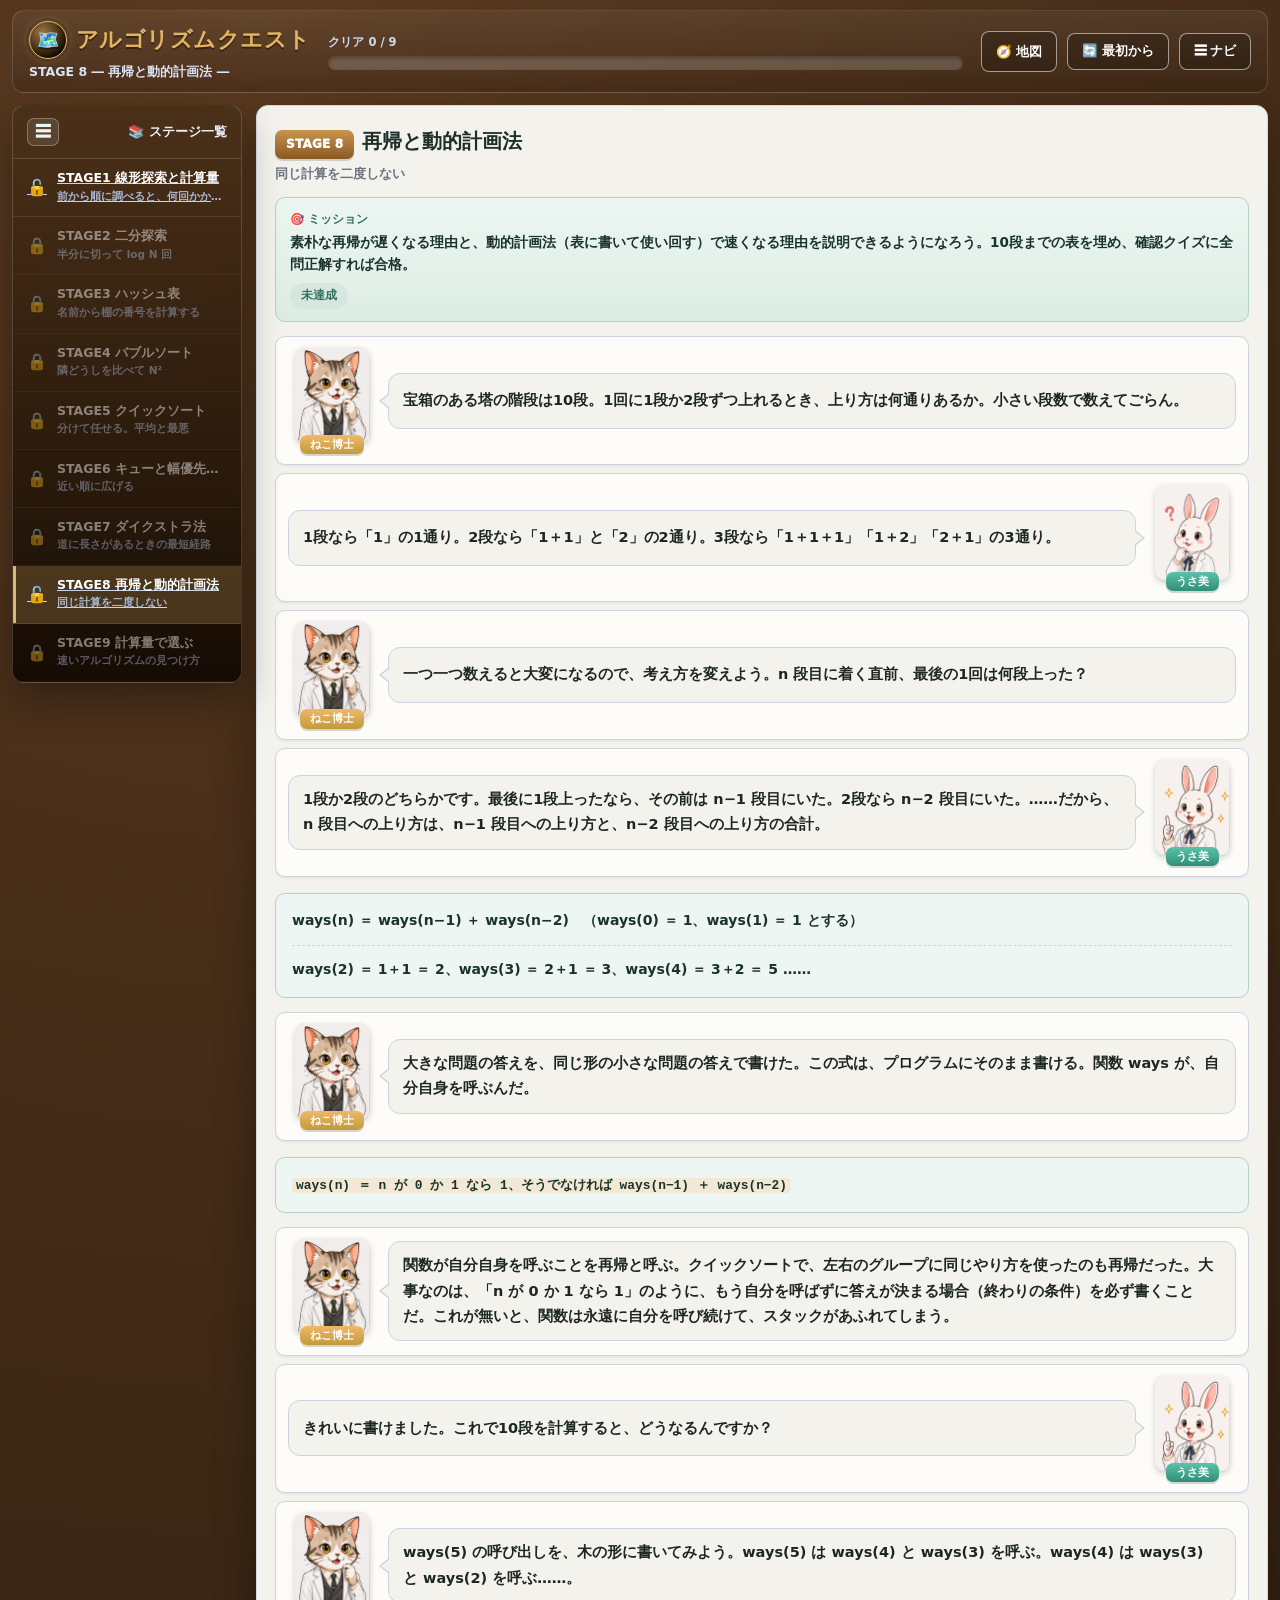
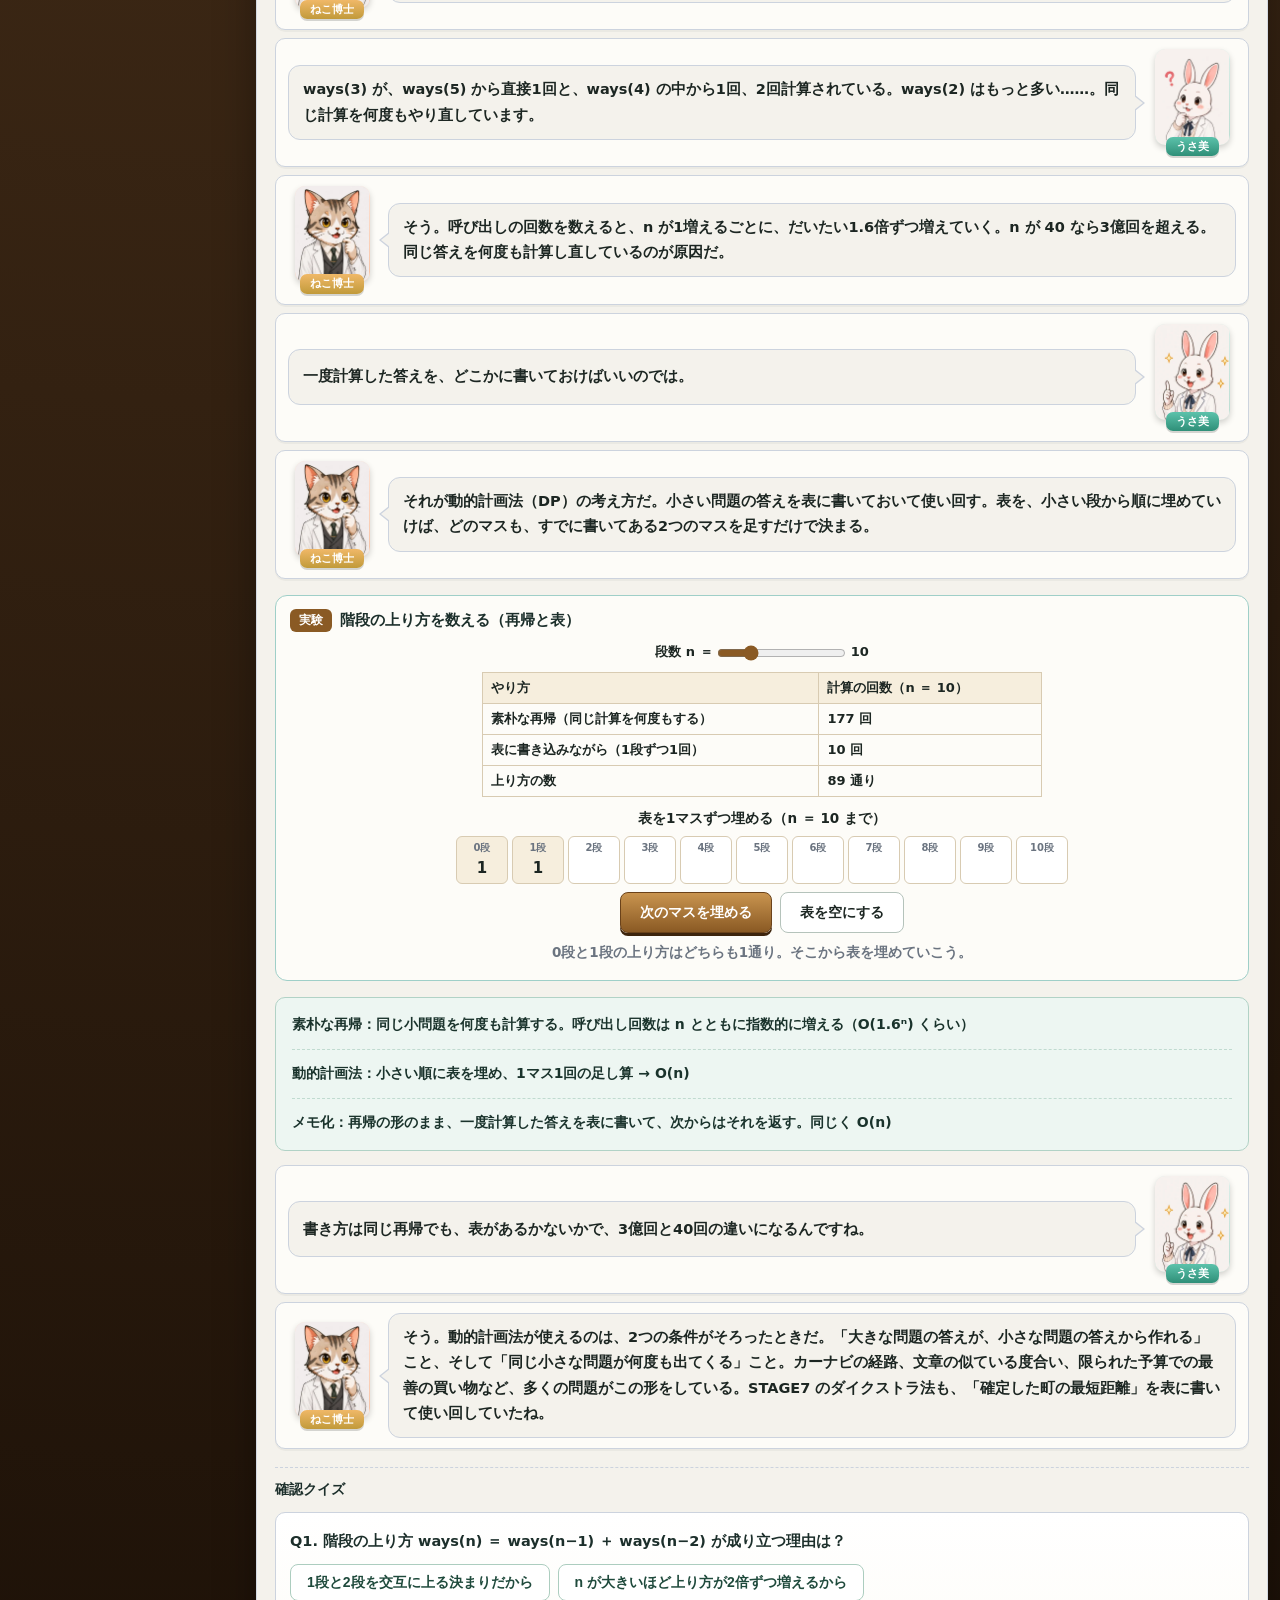
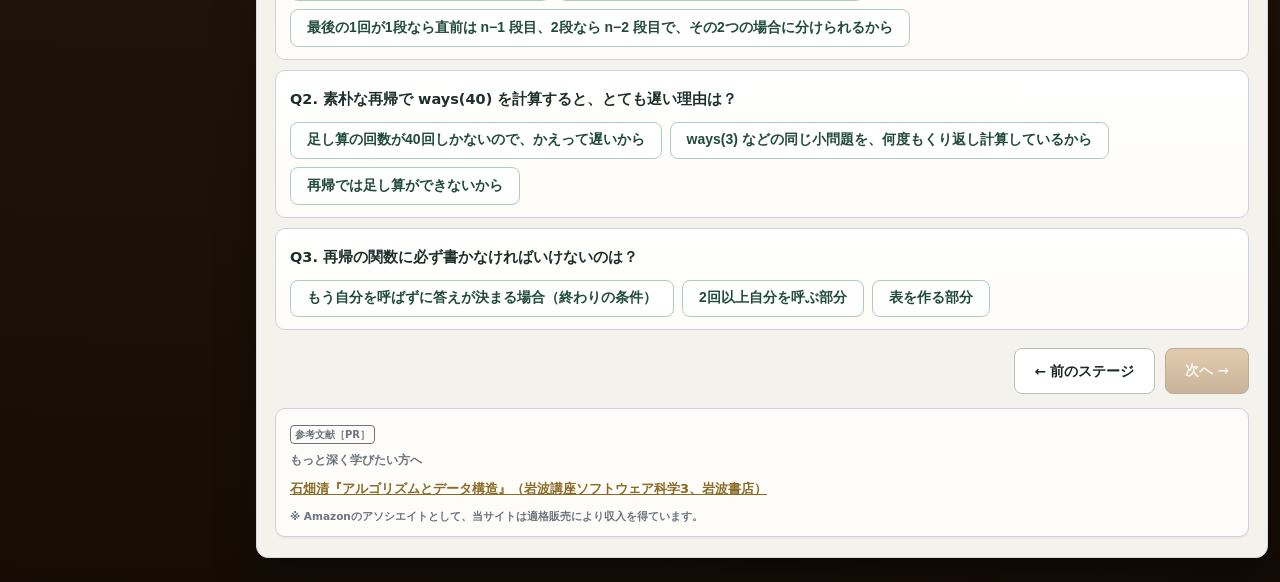
<file: stage8.html>
<!DOCTYPE html>
<html lang="ja">
<head>
<meta charset="UTF-8">
<meta name="viewport" content="width=device-width, initial-scale=1.0">
<meta name="theme-color" content="#3a2614">
<!-- Google tag (gtag.js) -->
<script async src="https://www.googletagmanager.com/gtag/js?id=G-9RTQCP2HXM"></script>
<script>
  window.dataLayer = window.dataLayer || [];
  function gtag(){dataLayer.push(arguments);}
  gtag('js', new Date());
  gtag('config', 'G-9RTQCP2HXM');
</script>
<title>STAGE8 再帰と動的計画法 ― アルゴリズムクエスト</title>
<meta name="description" content="階段を1段か2段ずつ上る上り方は何通りか。自分自身を呼ぶ再帰で素直に書くと、同じ計算を何度もくり返して呼び出し回数が爆発する。答えを表に書き込んで使い回す動的計画法で、n 回の足し算に減らす。">
<link rel="canonical" href="https://informatics.habatakijuku.com/algo-quest/stage8">
<meta property="og:type" content="article">
<meta property="og:site_name" content="アルゴリズムクエスト">
<meta property="og:locale" content="ja_JP">
<meta property="og:title" content="STAGE8 再帰と動的計画法 ― アルゴリズムクエスト">
<meta property="og:description" content="同じ計算を二度しない。素朴な再帰の爆発と、表で解く動的計画法。">
<meta property="og:url" content="https://informatics.habatakijuku.com/algo-quest/stage8">
<meta property="og:image" content="https://informatics.habatakijuku.com/images/ogp/algo-quest.png">
<meta property="og:image:width" content="1200">
<meta property="og:image:height" content="630">
<meta name="twitter:card" content="summary_large_image">
<link rel="icon" href="data:image/svg+xml,<svg xmlns=%22http://www.w3.org/2000/svg%22 viewBox=%220 0 100 100%22><text y=%22.9em%22 font-size=%2290%22>🗺️</text></svg>">
<link rel="stylesheet" href="design-system.css?v=20261108b">
<link rel="stylesheet" href="lab.css?v=20261108b">
<script src="js/stages.js?v=20261108b"></script>
<script src="js/progress.js?v=20261108b"></script>
<script src="js/labs.js?v=20261108b"></script>
</head>
<body>
<div class="app-shell side-collapsed" id="app-shell">
  <header class="game-header">
    <div class="brand">
      <div class="brand-title"><a class="head-reset home-badge" href="./" title="トップへ" aria-label="トップへ">🗺️</a> <span>アルゴリズムクエスト</span></div>
      <div class="brand-sub">STAGE 8 ― 再帰と動的計画法 ―</div>
    </div>
    <div class="head-progress-wrap">
      <div class="head-progress-label" id="progress-label">クリア 0 / 9</div>
      <div class="head-progress" role="progressbar" aria-label="クリア済みステージ数" aria-valuemin="0" aria-valuemax="9" aria-valuenow="0"><div class="head-progress-fill" id="progress-fill" style="width:0%"></div></div>
    </div>
    <div class="header-actions">
      <a class="head-reset" href="/" title="情報の冒険（シリーズの地図）へ">🧭 地図</a>
      <button class="head-reset" id="btn-reset-all">🔄 最初から</button>
      <button class="head-reset" id="head-nav-toggle" title="ステージ一覧の表示切替">☰ ナビ</button>
    </div>
  </header>

  <div class="game-layout">
    <div class="side-backdrop" id="side-backdrop"></div>
    <aside class="side-panel">
      <div class="side-head">
        <button class="side-toggle" id="sidebar-toggle" title="ステージ一覧の表示切替" aria-label="ステージ一覧の表示切替">☰</button>
        <span class="side-head-text">📚 ステージ一覧</span>
      </div>
      <div class="side-list" id="side-list"></div>
    </aside>

    <main class="main-area">
      <div class="chapter-head">
        <span class="chapter-badge">STAGE 8</span><h1 class="chapter-title">再帰と動的計画法</h1>
        <div class="chapter-sub">同じ計算を二度しない</div>
      </div>

      <div class="mission-box">
        <div class="mission-label">🎯 ミッション</div>
        <div class="mission-text">素朴な再帰が遅くなる理由と、動的計画法（表に書いて使い回す）で速くなる理由を説明できるようになろう。10段までの表を埋め、確認クイズに全問正解すれば合格。</div>
        <span class="mission-status" id="mission-status">未達成</span>
      </div>

      <div class="dialogue-scene">
        <div class="dialog-row">
          <div class="dialog-character">
            <div class="dialog-avatar mentor"><img src="images/cat.webp" width="300" height="386" alt=""></div>
            <div class="dialog-name mentor">ねこ博士</div>
          </div>
          <div class="dialog-bubble">宝箱のある塔の階段は10段。1回に1段か2段ずつ上れるとき、上り方は何通りあるか。小さい段数で数えてごらん。</div>
        </div>
        <div class="dialog-row right">
          <div class="dialog-character">
            <div class="dialog-avatar student"><img src="images/rabbitThink.webp" width="300" height="386" alt=""></div>
            <div class="dialog-name student">うさ美</div>
          </div>
          <div class="dialog-bubble"> 1段なら「1」の1通り。2段なら「1＋1」と「2」の2通り。3段なら「1＋1＋1」「1＋2」「2＋1」の3通り。</div>
        </div>
        <div class="dialog-row">
          <div class="dialog-character">
            <div class="dialog-avatar mentor"><img src="images/cat.webp" width="300" height="386" alt=""></div>
            <div class="dialog-name mentor">ねこ博士</div>
          </div>
          <div class="dialog-bubble">一つ一つ数えると大変になるので、考え方を変えよう。n 段目に着く直前、最後の1回は何段上った？</div>
        </div>
        <div class="dialog-row right">
          <div class="dialog-character">
            <div class="dialog-avatar student"><img src="images/rabbit.webp" width="300" height="386" alt=""></div>
            <div class="dialog-name student">うさ美</div>
          </div>
          <div class="dialog-bubble">1段か2段のどちらかです。最後に1段上ったなら、その前は n−1 段目にいた。2段なら n−2 段目にいた。……だから、n 段目への上り方は、n−1 段目への上り方と、n−2 段目への上り方の合計。</div>
        </div>
      </div>
      <div class="formula-box">
        <span class="step">ways(n) ＝ ways(n−1) ＋ ways(n−2)　（ways(0) ＝ 1、ways(1) ＝ 1 とする）</span>
        <span class="step">ways(2) ＝ 1＋1 ＝ 2、ways(3) ＝ 2＋1 ＝ 3、ways(4) ＝ 3＋2 ＝ 5 ……</span>
      </div>
      <div class="dialogue-scene">
        <div class="dialog-row">
          <div class="dialog-character">
            <div class="dialog-avatar mentor"><img src="images/cat.webp" width="300" height="386" alt=""></div>
            <div class="dialog-name mentor">ねこ博士</div>
          </div>
          <div class="dialog-bubble">大きな問題の答えを、同じ形の小さな問題の答えで書けた。この式は、プログラムにそのまま書ける。関数 ways が、自分自身を呼ぶんだ。</div>
        </div>
      </div>
      <div class="formula-box">
        <span class="step"><code>ways(n) ＝ n が 0 か 1 なら 1、そうでなければ ways(n−1) ＋ ways(n−2)</code></span>
      </div>
      <div class="dialogue-scene">
        <div class="dialog-row">
          <div class="dialog-character">
            <div class="dialog-avatar mentor"><img src="images/cat.webp" width="300" height="386" alt=""></div>
            <div class="dialog-name mentor">ねこ博士</div>
          </div>
          <div class="dialog-bubble">関数が自分自身を呼ぶことを<strong>再帰</strong>と呼ぶ。クイックソートで、左右のグループに同じやり方を使ったのも再帰だった。大事なのは、「n が 0 か 1 なら 1」のように、<strong>もう自分を呼ばずに答えが決まる場合</strong>（終わりの条件）を必ず書くことだ。これが無いと、関数は永遠に自分を呼び続けて、スタックがあふれてしまう。</div>
        </div>
        <div class="dialog-row right">
          <div class="dialog-character">
            <div class="dialog-avatar student"><img src="images/rabbit.webp" width="300" height="386" alt=""></div>
            <div class="dialog-name student">うさ美</div>
          </div>
          <div class="dialog-bubble">きれいに書けました。これで10段を計算すると、どうなるんですか？</div>
        </div>
        <div class="dialog-row">
          <div class="dialog-character">
            <div class="dialog-avatar mentor"><img src="images/cat.webp" width="300" height="386" alt=""></div>
            <div class="dialog-name mentor">ねこ博士</div>
          </div>
          <div class="dialog-bubble">ways(5) の呼び出しを、木の形に書いてみよう。ways(5) は ways(4) と ways(3) を呼ぶ。ways(4) は ways(3) と ways(2) を呼ぶ……。</div>
        </div>
        <div class="dialog-row right">
          <div class="dialog-character">
            <div class="dialog-avatar student"><img src="images/rabbitThink.webp" width="300" height="386" alt=""></div>
            <div class="dialog-name student">うさ美</div>
          </div>
          <div class="dialog-bubble"> ways(3) が、ways(5) から直接1回と、ways(4) の中から1回、2回計算されている。ways(2) はもっと多い……。同じ計算を何度もやり直しています。</div>
        </div>
        <div class="dialog-row">
          <div class="dialog-character">
            <div class="dialog-avatar mentor"><img src="images/cat.webp" width="300" height="386" alt=""></div>
            <div class="dialog-name mentor">ねこ博士</div>
          </div>
          <div class="dialog-bubble">そう。呼び出しの回数を数えると、n が1増えるごとに、だいたい1.6倍ずつ増えていく。n が 40 なら3億回を超える。同じ答えを何度も計算し直しているのが原因だ。</div>
        </div>
        <div class="dialog-row right">
          <div class="dialog-character">
            <div class="dialog-avatar student"><img src="images/rabbit.webp" width="300" height="386" alt=""></div>
            <div class="dialog-name student">うさ美</div>
          </div>
          <div class="dialog-bubble">一度計算した答えを、どこかに書いておけばいいのでは。</div>
        </div>
        <div class="dialog-row">
          <div class="dialog-character">
            <div class="dialog-avatar mentor"><img src="images/cat.webp" width="300" height="386" alt=""></div>
            <div class="dialog-name mentor">ねこ博士</div>
          </div>
          <div class="dialog-bubble">それが<strong>動的計画法</strong>（DP）の考え方だ。小さい問題の答えを<strong>表に書いておいて使い回す</strong>。表を、小さい段から順に埋めていけば、どのマスも、すでに書いてある2つのマスを足すだけで決まる。</div>
        </div>
      </div>
      <div class="lab" data-lab="dp" data-id="algo-s8-dp"></div>
      <div class="formula-box">
        <span class="step">素朴な再帰：同じ小問題を何度も計算する。呼び出し回数は n とともに指数的に増える（O(1.6ⁿ) くらい）</span>
        <span class="step">動的計画法：小さい順に表を埋め、1マス1回の足し算 → O(n)</span>
        <span class="step">メモ化：再帰の形のまま、一度計算した答えを表に書いて、次からはそれを返す。同じく O(n)</span>
      </div>
      <div class="dialogue-scene">
        <div class="dialog-row right">
          <div class="dialog-character">
            <div class="dialog-avatar student"><img src="images/rabbit.webp" width="300" height="386" alt=""></div>
            <div class="dialog-name student">うさ美</div>
          </div>
          <div class="dialog-bubble">書き方は同じ再帰でも、表があるかないかで、3億回と40回の違いになるんですね。</div>
        </div>
        <div class="dialog-row">
          <div class="dialog-character">
            <div class="dialog-avatar mentor"><img src="images/cat.webp" width="300" height="386" alt=""></div>
            <div class="dialog-name mentor">ねこ博士</div>
          </div>
          <div class="dialog-bubble">そう。動的計画法が使えるのは、2つの条件がそろったときだ。「大きな問題の答えが、小さな問題の答えから作れる」こと、そして「同じ小さな問題が何度も出てくる」こと。カーナビの経路、文章の似ている度合い、限られた予算での最善の買い物など、多くの問題がこの形をしている。STAGE7 のダイクストラ法も、「確定した町の最短距離」を表に書いて使い回していたね。</div>
        </div>
      </div>

      <h2 class="quiz-head">確認クイズ</h2>
      <div class="quiz-card" data-quiz>
        <p class="quiz-q">Q1. 階段の上り方 ways(n) ＝ ways(n−1) ＋ ways(n−2) が成り立つ理由は？</p>
        <div class="choice-list">
          <button class="choice-btn">1段と2段を交互に上る決まりだから</button>
          <button class="choice-btn">n が大きいほど上り方が2倍ずつ増えるから</button>
          <button class="choice-btn">最後の1回が1段なら直前は n−1 段目、2段なら n−2 段目で、その2つの場合に分けられるから</button>
        </div>
        <div class="quiz-explain" hidden>正解！ 最後の一歩で場合分けすると、重なりも漏れもなく2つに分かれる。それぞれの数を足せばよい。</div>
      </div>
      <div class="quiz-card" data-quiz>
        <p class="quiz-q">Q2. 素朴な再帰で ways(40) を計算すると、とても遅い理由は？</p>
        <div class="choice-list">
          <button class="choice-btn">足し算の回数が40回しかないので、かえって遅いから</button>
          <button class="choice-btn">ways(3) などの同じ小問題を、何度もくり返し計算しているから</button>
          <button class="choice-btn">再帰では足し算ができないから</button>
        </div>
        <div class="quiz-explain" hidden>正解！ 呼び出しが木の形に広がり、同じ値を何度も計算し直す。回数は n とともに指数的に増える。</div>
      </div>
      <div class="quiz-card" data-quiz>
        <p class="quiz-q">Q3. 再帰の関数に必ず書かなければいけないのは？</p>
        <div class="choice-list">
          <button class="choice-btn">もう自分を呼ばずに答えが決まる場合（終わりの条件）</button>
          <button class="choice-btn">2回以上自分を呼ぶ部分</button>
          <button class="choice-btn">表を作る部分</button>
        </div>
        <div class="quiz-explain" hidden>正解！ 終わりの条件が無いと、自分を呼び続けてスタックがあふれる。表（メモ化）は速くするための工夫。</div>
      </div>

      <div class="stage-nav">
        <a class="btn" href="stage7.html">← 前のステージ</a>
        <button class="btn btn-primary" id="btn-next" disabled>次へ →</button>
      </div>

      <div id="book-recommend"></div>
    </main>
  </div>
</div>

<script>QUEST.initStagePage(8);</script>

<script src="https://my.habatakijuku.com/sync.js" defer></script>
</body>
</html>
</file>
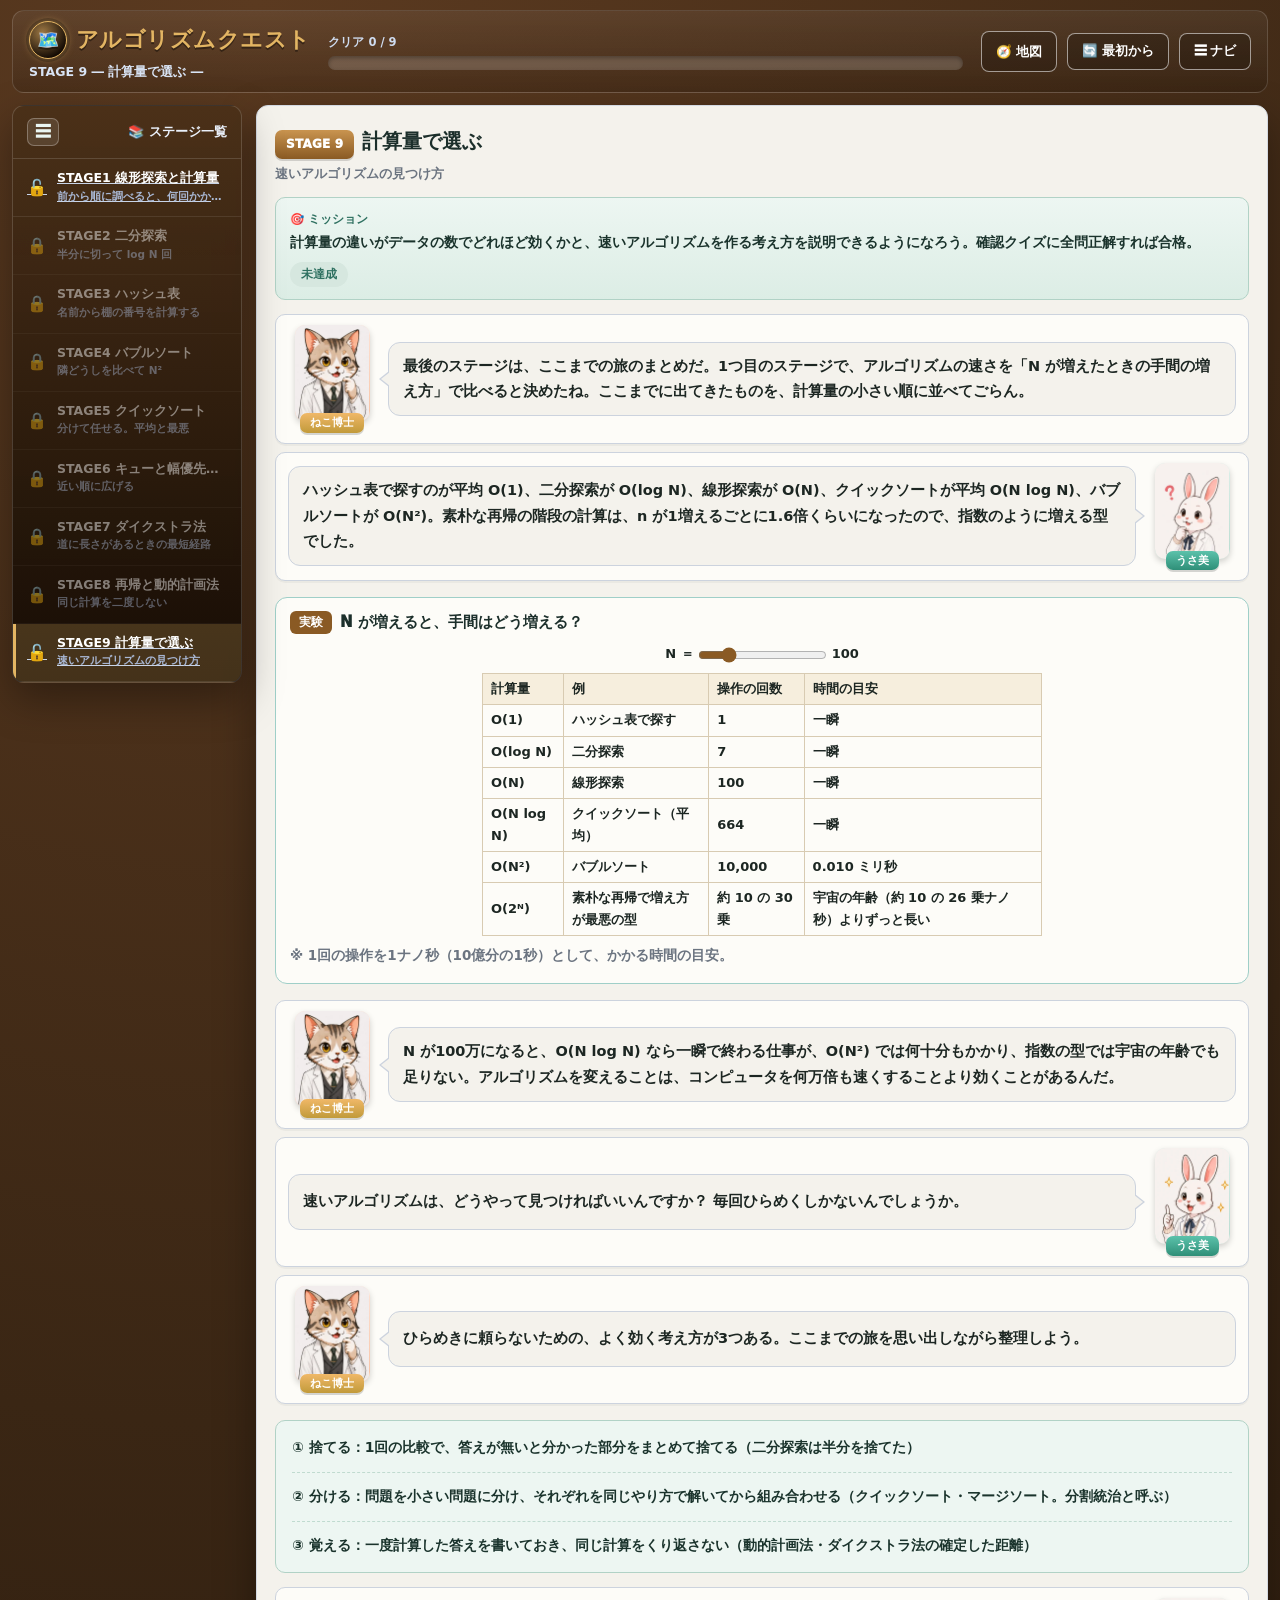
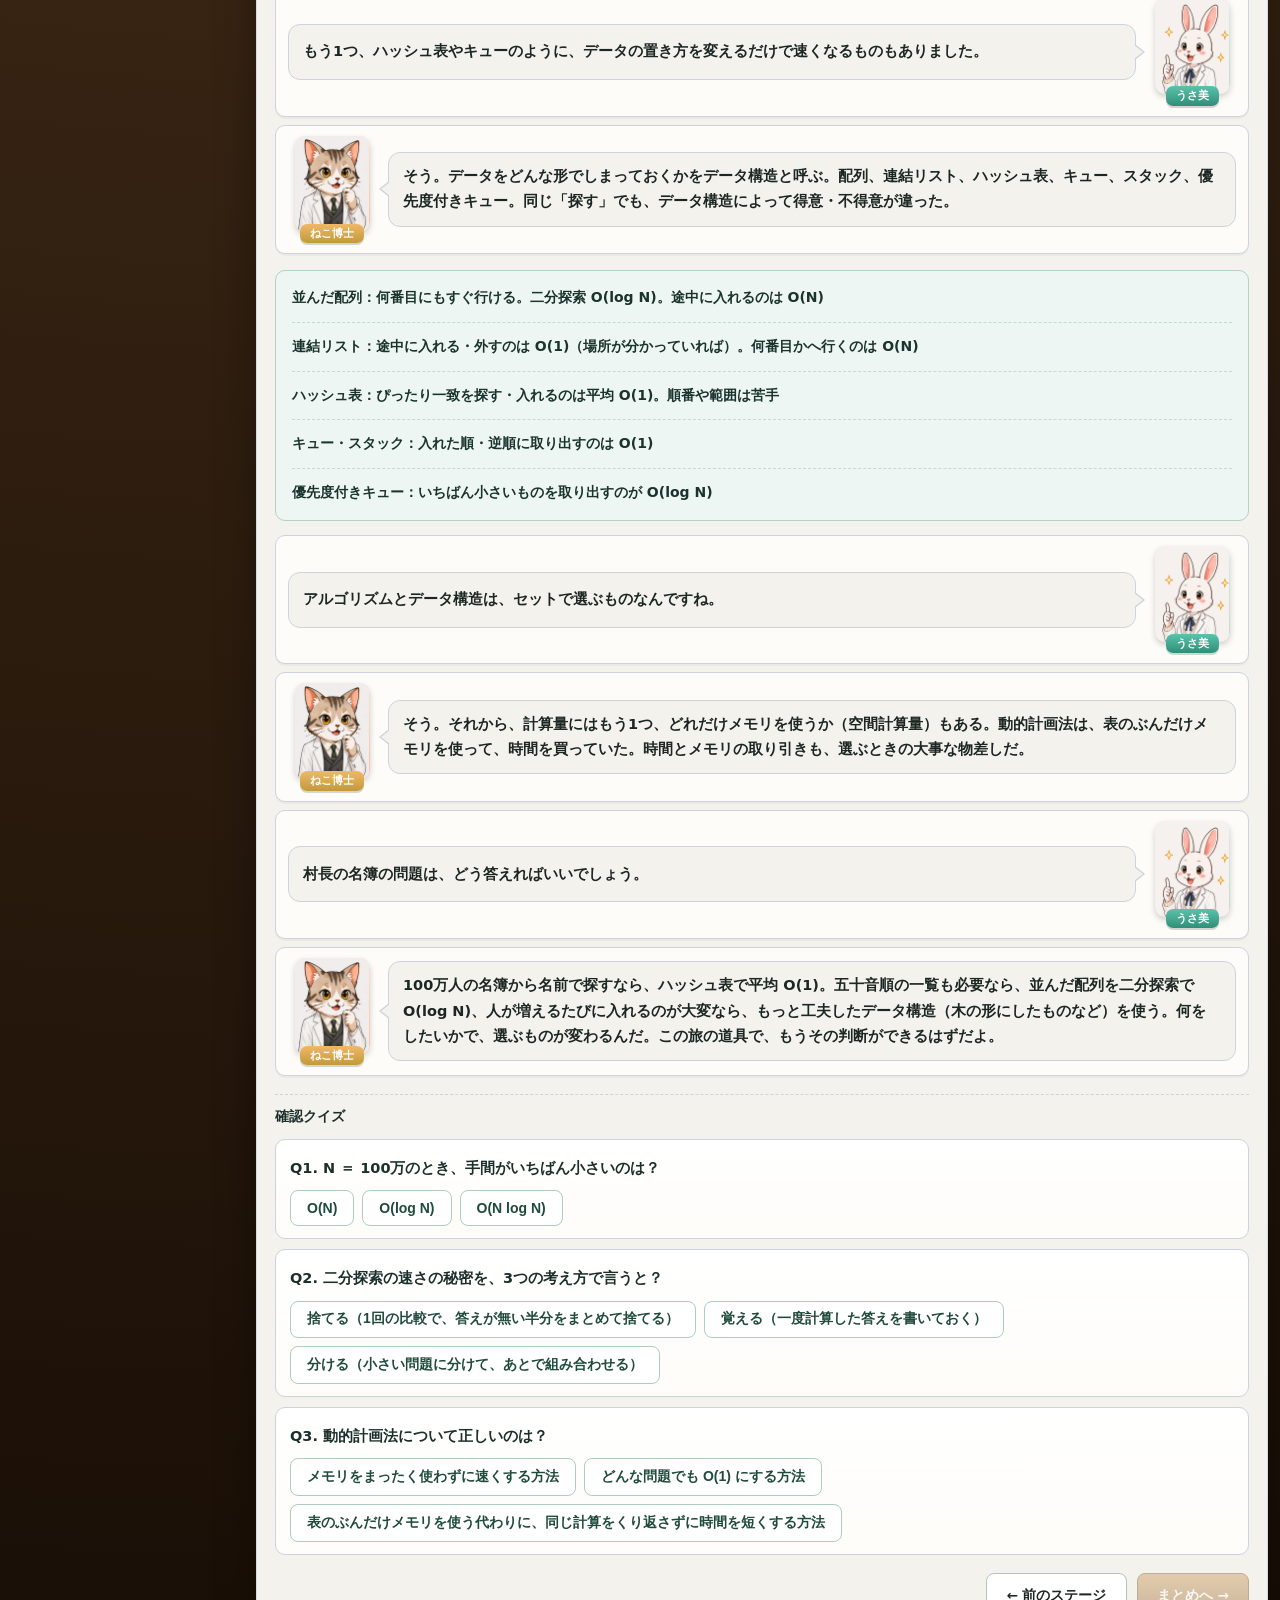
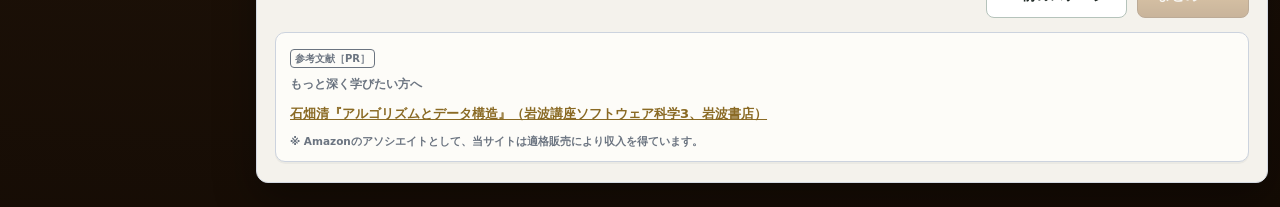
<file: stage9.html>
<!DOCTYPE html>
<html lang="ja">
<head>
<meta charset="UTF-8">
<meta name="viewport" content="width=device-width, initial-scale=1.0">
<meta name="theme-color" content="#3a2614">
<!-- Google tag (gtag.js) -->
<script async src="https://www.googletagmanager.com/gtag/js?id=G-9RTQCP2HXM"></script>
<script>
  window.dataLayer = window.dataLayer || [];
  function gtag(){dataLayer.push(arguments);}
  gtag('js', new Date());
  gtag('config', 'G-9RTQCP2HXM');
</script>
<title>STAGE9 計算量で選ぶ ― アルゴリズムクエスト</title>
<meta name="description" content="ここまでの探索・並べ替え・道探し・動的計画法を計算量で並べて比べる。N を増やしたときの手間の差を表で見て、「速いアルゴリズムを見つける」ための3つの考え方（捨てる・分ける・覚える）と、データ構造の選び方を整理する。">
<link rel="canonical" href="https://informatics.habatakijuku.com/algo-quest/stage9">
<meta property="og:type" content="article">
<meta property="og:site_name" content="アルゴリズムクエスト">
<meta property="og:locale" content="ja_JP">
<meta property="og:title" content="STAGE9 計算量で選ぶ ― アルゴリズムクエスト">
<meta property="og:description" content="計算量で比べて選ぶ。速いアルゴリズムを見つける3つの考え方。">
<meta property="og:url" content="https://informatics.habatakijuku.com/algo-quest/stage9">
<meta property="og:image" content="https://informatics.habatakijuku.com/images/ogp/algo-quest.png">
<meta property="og:image:width" content="1200">
<meta property="og:image:height" content="630">
<meta name="twitter:card" content="summary_large_image">
<link rel="icon" href="data:image/svg+xml,<svg xmlns=%22http://www.w3.org/2000/svg%22 viewBox=%220 0 100 100%22><text y=%22.9em%22 font-size=%2290%22>🗺️</text></svg>">
<link rel="stylesheet" href="design-system.css?v=20261108b">
<link rel="stylesheet" href="lab.css?v=20261108b">
<script src="js/stages.js?v=20261108b"></script>
<script src="js/progress.js?v=20261108b"></script>
<script src="js/labs.js?v=20261108b"></script>
</head>
<body>
<div class="app-shell side-collapsed" id="app-shell">
  <header class="game-header">
    <div class="brand">
      <div class="brand-title"><a class="head-reset home-badge" href="./" title="トップへ" aria-label="トップへ">🗺️</a> <span>アルゴリズムクエスト</span></div>
      <div class="brand-sub">STAGE 9 ― 計算量で選ぶ ―</div>
    </div>
    <div class="head-progress-wrap">
      <div class="head-progress-label" id="progress-label">クリア 0 / 9</div>
      <div class="head-progress" role="progressbar" aria-label="クリア済みステージ数" aria-valuemin="0" aria-valuemax="9" aria-valuenow="0"><div class="head-progress-fill" id="progress-fill" style="width:0%"></div></div>
    </div>
    <div class="header-actions">
      <a class="head-reset" href="/" title="情報の冒険（シリーズの地図）へ">🧭 地図</a>
      <button class="head-reset" id="btn-reset-all">🔄 最初から</button>
      <button class="head-reset" id="head-nav-toggle" title="ステージ一覧の表示切替">☰ ナビ</button>
    </div>
  </header>

  <div class="game-layout">
    <div class="side-backdrop" id="side-backdrop"></div>
    <aside class="side-panel">
      <div class="side-head">
        <button class="side-toggle" id="sidebar-toggle" title="ステージ一覧の表示切替" aria-label="ステージ一覧の表示切替">☰</button>
        <span class="side-head-text">📚 ステージ一覧</span>
      </div>
      <div class="side-list" id="side-list"></div>
    </aside>

    <main class="main-area">
      <div class="chapter-head">
        <span class="chapter-badge">STAGE 9</span><h1 class="chapter-title">計算量で選ぶ</h1>
        <div class="chapter-sub">速いアルゴリズムの見つけ方</div>
      </div>

      <div class="mission-box">
        <div class="mission-label">🎯 ミッション</div>
        <div class="mission-text">計算量の違いがデータの数でどれほど効くかと、速いアルゴリズムを作る考え方を説明できるようになろう。確認クイズに全問正解すれば合格。</div>
        <span class="mission-status" id="mission-status">未達成</span>
      </div>

      <div class="dialogue-scene">
        <div class="dialog-row">
          <div class="dialog-character">
            <div class="dialog-avatar mentor"><img src="images/cat.webp" width="300" height="386" alt=""></div>
            <div class="dialog-name mentor">ねこ博士</div>
          </div>
          <div class="dialog-bubble">最後のステージは、ここまでの旅のまとめだ。1つ目のステージで、アルゴリズムの速さを「N が増えたときの手間の増え方」で比べると決めたね。ここまでに出てきたものを、計算量の小さい順に並べてごらん。</div>
        </div>
        <div class="dialog-row right">
          <div class="dialog-character">
            <div class="dialog-avatar student"><img src="images/rabbitThink.webp" width="300" height="386" alt=""></div>
            <div class="dialog-name student">うさ美</div>
          </div>
          <div class="dialog-bubble"> ハッシュ表で探すのが平均 O(1)、二分探索が O(log N)、線形探索が O(N)、クイックソートが平均 O(N log N)、バブルソートが O(N²)。素朴な再帰の階段の計算は、n が1増えるごとに1.6倍くらいになったので、指数のように増える型でした。</div>
        </div>
      </div>
      <div class="lab" data-lab="growth"></div>
      <div class="dialogue-scene">
        <div class="dialog-row">
          <div class="dialog-character">
            <div class="dialog-avatar mentor"><img src="images/cat.webp" width="300" height="386" alt=""></div>
            <div class="dialog-name mentor">ねこ博士</div>
          </div>
          <div class="dialog-bubble">N が100万になると、O(N log N) なら一瞬で終わる仕事が、O(N²) では何十分もかかり、指数の型では宇宙の年齢でも足りない。アルゴリズムを変えることは、コンピュータを何万倍も速くすることより効くことがあるんだ。</div>
        </div>
        <div class="dialog-row right">
          <div class="dialog-character">
            <div class="dialog-avatar student"><img src="images/rabbit.webp" width="300" height="386" alt=""></div>
            <div class="dialog-name student">うさ美</div>
          </div>
          <div class="dialog-bubble">速いアルゴリズムは、どうやって見つければいいんですか？ 毎回ひらめくしかないんでしょうか。</div>
        </div>
        <div class="dialog-row">
          <div class="dialog-character">
            <div class="dialog-avatar mentor"><img src="images/cat.webp" width="300" height="386" alt=""></div>
            <div class="dialog-name mentor">ねこ博士</div>
          </div>
          <div class="dialog-bubble">ひらめきに頼らないための、よく効く考え方が3つある。ここまでの旅を思い出しながら整理しよう。</div>
        </div>
      </div>
      <div class="formula-box">
        <span class="step"><strong>① 捨てる</strong>：1回の比較で、答えが無いと分かった部分をまとめて捨てる（二分探索は半分を捨てた）</span>
        <span class="step"><strong>② 分ける</strong>：問題を小さい問題に分け、それぞれを同じやり方で解いてから組み合わせる（クイックソート・マージソート。分割統治と呼ぶ）</span>
        <span class="step"><strong>③ 覚える</strong>：一度計算した答えを書いておき、同じ計算をくり返さない（動的計画法・ダイクストラ法の確定した距離）</span>
      </div>
      <div class="dialogue-scene">
        <div class="dialog-row right">
          <div class="dialog-character">
            <div class="dialog-avatar student"><img src="images/rabbit.webp" width="300" height="386" alt=""></div>
            <div class="dialog-name student">うさ美</div>
          </div>
          <div class="dialog-bubble">もう1つ、ハッシュ表やキューのように、<strong>データの置き方</strong>を変えるだけで速くなるものもありました。</div>
        </div>
        <div class="dialog-row">
          <div class="dialog-character">
            <div class="dialog-avatar mentor"><img src="images/cat.webp" width="300" height="386" alt=""></div>
            <div class="dialog-name mentor">ねこ博士</div>
          </div>
          <div class="dialog-bubble">そう。データをどんな形でしまっておくかを<strong>データ構造</strong>と呼ぶ。配列、連結リスト、ハッシュ表、キュー、スタック、優先度付きキュー。同じ「探す」でも、データ構造によって得意・不得意が違った。</div>
        </div>
      </div>
      <div class="formula-box">
        <span class="step">並んだ配列：何番目にもすぐ行ける。二分探索 O(log N)。途中に入れるのは O(N)</span>
        <span class="step">連結リスト：途中に入れる・外すのは O(1)（場所が分かっていれば）。何番目かへ行くのは O(N)</span>
        <span class="step">ハッシュ表：ぴったり一致を探す・入れるのは平均 O(1)。順番や範囲は苦手</span>
        <span class="step">キュー・スタック：入れた順・逆順に取り出すのは O(1)</span>
        <span class="step">優先度付きキュー：いちばん小さいものを取り出すのが O(log N)</span>
      </div>
      <div class="dialogue-scene">
        <div class="dialog-row right">
          <div class="dialog-character">
            <div class="dialog-avatar student"><img src="images/rabbit.webp" width="300" height="386" alt=""></div>
            <div class="dialog-name student">うさ美</div>
          </div>
          <div class="dialog-bubble">アルゴリズムとデータ構造は、セットで選ぶものなんですね。</div>
        </div>
        <div class="dialog-row">
          <div class="dialog-character">
            <div class="dialog-avatar mentor"><img src="images/cat.webp" width="300" height="386" alt=""></div>
            <div class="dialog-name mentor">ねこ博士</div>
          </div>
          <div class="dialog-bubble">そう。それから、計算量にはもう1つ、<strong>どれだけメモリを使うか</strong>（空間計算量）もある。動的計画法は、表のぶんだけメモリを使って、時間を買っていた。時間とメモリの取り引きも、選ぶときの大事な物差しだ。</div>
        </div>
        <div class="dialog-row right">
          <div class="dialog-character">
            <div class="dialog-avatar student"><img src="images/rabbit.webp" width="300" height="386" alt=""></div>
            <div class="dialog-name student">うさ美</div>
          </div>
          <div class="dialog-bubble">村長の名簿の問題は、どう答えればいいでしょう。</div>
        </div>
        <div class="dialog-row">
          <div class="dialog-character">
            <div class="dialog-avatar mentor"><img src="images/cat.webp" width="300" height="386" alt=""></div>
            <div class="dialog-name mentor">ねこ博士</div>
          </div>
          <div class="dialog-bubble">100万人の名簿から名前で探すなら、ハッシュ表で平均 O(1)。五十音順の一覧も必要なら、並んだ配列を二分探索で O(log N)、人が増えるたびに入れるのが大変なら、もっと工夫したデータ構造（木の形にしたものなど）を使う。何をしたいかで、選ぶものが変わるんだ。この旅の道具で、もうその判断ができるはずだよ。</div>
        </div>
      </div>

      <h2 class="quiz-head">確認クイズ</h2>
      <div class="quiz-card" data-quiz>
        <p class="quiz-q">Q1. N ＝ 100万のとき、手間がいちばん小さいのは？</p>
        <div class="choice-list">
          <button class="choice-btn">O(N)</button>
          <button class="choice-btn">O(log N)</button>
          <button class="choice-btn">O(N log N)</button>
        </div>
        <div class="quiz-explain" hidden>正解！ log₂ 100万は約20。O(N) は100万、O(N log N) は約2000万。</div>
      </div>
      <div class="quiz-card" data-quiz>
        <p class="quiz-q">Q2. 二分探索の速さの秘密を、3つの考え方で言うと？</p>
        <div class="choice-list">
          <button class="choice-btn">捨てる（1回の比較で、答えが無い半分をまとめて捨てる）</button>
          <button class="choice-btn">覚える（一度計算した答えを書いておく）</button>
          <button class="choice-btn">分ける（小さい問題に分けて、あとで組み合わせる）</button>
        </div>
        <div class="quiz-explain" hidden>正解！ 真ん中と比べるたびに、半分を丸ごと調べなくてよくなる。</div>
      </div>
      <div class="quiz-card" data-quiz>
        <p class="quiz-q">Q3. 動的計画法について正しいのは？</p>
        <div class="choice-list">
          <button class="choice-btn">メモリをまったく使わずに速くする方法</button>
          <button class="choice-btn">どんな問題でも O(1) にする方法</button>
          <button class="choice-btn">表のぶんだけメモリを使う代わりに、同じ計算をくり返さずに時間を短くする方法</button>
        </div>
        <div class="quiz-explain" hidden>正解！ 小さな問題の答えを表に書いて使い回す。時間とメモリの取り引きになっている。</div>
      </div>

      <div class="stage-nav">
        <a class="btn" href="stage8.html">← 前のステージ</a>
        <button class="btn btn-primary" id="btn-next" disabled>まとめへ →</button>
      </div>

      <div id="book-recommend"></div>
    </main>
  </div>
</div>

<script>QUEST.initStagePage(9);</script>

<script src="https://my.habatakijuku.com/sync.js" defer></script>
</body>
</html>
</file>
<file: design-system.css>
/* ============================================================
   QUEST TEMPLATE — design system
   フェルト×クリーム紙×ゴールドを基調にした、学習クエスト系サイトの
   見た目だけを抜き出した共通デザインシステム。
   クイズ判定・進捗管理・ダイアログ内容などのロジックは含まない。
   色を変えたいときは :root の変数だけ差し替えればOK。
   ============================================================ */

*,*::before,*::after{box-sizing:border-box;margin:0;padding:0}
html{-webkit-text-size-adjust:100%;text-size-adjust:100%;scroll-behavior:smooth}
html,body{max-width:100vw;overflow-x:hidden}

:root{
  /* ベース配色（アルゴリズムクエスト：木と羊皮紙）。差し替えればテーマが丸ごと変わる */
  --bg1:#3a2614;--bg2:#5b3a20;--bg3:#140b04;
  --paper:#f4f2ec;--paper2:#fdfcf8;--ink:#1c2622;--muted:#6b7480;--line:#ccd3de;
  --gold:#e3b563;--gold-dark:#8a6a24;--gold-light:#f5e3ba;
  --felt:#4a3018;--felt-dark:#1a0f05;
  --ok:#2f9e5c;--ok-bg:#e6f5ec;--ok-bd:#8fd1ab;
  --ng:#c8433f;--ng-bg:#fbe9e8;--ng-bd:#e79a97;
  --shadow:0 16px 40px rgba(0,0,0,.35);
  --r:10px;--r-lg:16px;
  --f:system-ui,-apple-system,"Hiragino Sans","Yu Gothic",sans-serif;
}

body{
  font-family:var(--f);color:var(--ink);font-weight:600;min-height:100vh;line-height:1.7;
  background:radial-gradient(circle at 20% 0%,var(--bg2) 0,var(--bg1) 40%,var(--bg3) 100%);
}
a{color:inherit}
button,a{-webkit-tap-highlight-color:transparent}

/* ==========================================================
   1. ページ共通シェル（内側ページ：ヘッダー＋サイドバー＋メイン）
   ========================================================== */
.app-shell{min-height:100vh;display:flex;flex-direction:column;gap:12px;padding:10px 12px 24px}

/* ヘッダー */
.game-header{display:flex;align-items:center;gap:18px;flex-wrap:wrap;color:#fff;padding:10px 16px;
  background:linear-gradient(180deg,rgba(255,255,255,.06),rgba(0,0,0,.14));border-radius:12px;border:1px solid rgba(255,255,255,.15)}
.brand{display:flex;flex-direction:column;gap:2px;min-width:220px}
/* brand-title の中にホームバッジ(アイコン)を入れると、それ自体がトップへ戻るボタンになる */
.brand-title{display:flex;align-items:center;gap:9px;font-size:22px;font-weight:950;letter-spacing:.02em;color:var(--gold);text-shadow:0 2px 0 rgba(0,0,0,.4)}
.brand-sub{font-size:12.5px;font-weight:800;color:#d9e4f5}
.head-progress-wrap{flex:1;min-width:160px;display:flex;flex-direction:column;gap:4px}
.head-progress-label{font-size:11.5px;color:#cfdcf0;font-weight:800}
.head-progress{height:14px;background:rgba(255,255,255,.18);border-radius:999px;overflow:hidden;box-shadow:inset 0 2px 4px rgba(0,0,0,.3)}
.head-progress-fill{height:100%;width:0;background:linear-gradient(90deg,#f0dfc4,#8a5a24);border-radius:999px;transition:width .4s}
.head-reset{padding:9px 14px;border:1.5px solid rgba(255,255,255,.55);border-radius:8px;background:rgba(0,0,0,.2);color:#fff;font-size:12.5px;font-weight:800;cursor:pointer;white-space:nowrap}
.head-reset:hover{background:rgba(255,255,255,.12)}
a.head-reset{text-decoration:none;display:inline-flex;align-items:center}
/* 円形バッジ（ブランドアイコン兼トップへ戻るボタン） */
.head-reset.home-badge{width:38px;height:38px;flex-shrink:0;padding:0;border-radius:50%;justify-content:center;background:radial-gradient(circle at 35% 30%, rgba(227,181,99,.5), rgba(20,11,4,1) 75%);border:1.5px solid var(--gold);box-shadow:0 0 0 3px rgba(0,0,0,.25),0 0 10px -2px var(--gold);font-size:18px}
.head-reset.home-badge:hover{box-shadow:0 0 0 3px rgba(0,0,0,.25),0 0 16px 0 var(--gold);background:rgba(0,0,0,.12);transform:translateY(-2px) scale(1.07)}
.header-actions{display:flex;align-items:center;gap:10px;margin-left:auto;flex-shrink:0}

/* レイアウト（サイドバー折りたたみ対応のオフキャンバス方式） */
.game-layout{display:grid;grid-template-columns:230px minmax(0,1fr);gap:14px;align-items:start;transition:grid-template-columns .25s ease}
.side-backdrop{display:none}

/* サイドバー */
.side-panel{background:linear-gradient(180deg,rgba(74,48,24,.92),rgba(20,11,4,.95));border:1px solid rgba(255,255,255,.16);
  border-radius:12px;box-shadow:var(--shadow);overflow:hidden;position:sticky;top:10px;transition:width .25s ease}
.side-head{padding:12px 14px;font-size:13px;font-weight:900;color:#eaf0fa;border-bottom:1px solid rgba(255,255,255,.14);
  display:flex;align-items:center;gap:8px;min-height:20px}
.side-head-text{white-space:nowrap}
.side-toggle{width:32px;height:28px;border:1px solid rgba(255,255,255,.28);border-radius:7px;background:rgba(255,255,255,.10);
  color:#eaf6f2;font-weight:950;font-size:16px;cursor:pointer;line-height:1;flex-shrink:0}
.side-list{display:flex;flex-direction:column}
.side-item{display:flex;align-items:center;gap:10px;padding:11px 14px;border-bottom:1px solid rgba(255,255,255,.09);
  color:#c8d4e8;cursor:pointer;user-select:none;touch-action:manipulation;min-width:0}
.side-item:hover{background:rgba(255,255,255,.06)}
.side-item.active{background:rgba(227,181,99,.22);box-shadow:inset 3px 0 0 var(--gold)}
.side-item.locked{opacity:.45;cursor:not-allowed}
.side-icon{font-size:16px;width:20px;text-align:center;flex-shrink:0}
.side-text{min-width:0}
.side-main{font-size:12.5px;font-weight:900;line-height:1.3;color:#fff;white-space:nowrap;overflow:hidden;text-overflow:ellipsis}
.side-sub{font-size:10.5px;color:#a9b8d5;margin-top:1px;white-space:nowrap;overflow:hidden;text-overflow:ellipsis}

.app-shell.side-collapsed .game-layout{grid-template-columns:64px minmax(0,1fr)}
.app-shell.side-collapsed .side-panel{width:64px}
.app-shell.side-collapsed .side-head{justify-content:center;padding:8px 6px}
.app-shell.side-collapsed .side-head-text{display:none}
.app-shell.side-collapsed .side-item{justify-content:center;padding:11px 6px}
.app-shell.side-collapsed .side-item .side-text{display:none}

@media(min-width:901px){
  .app-shell.side-collapsed .game-layout{grid-template-columns:230px minmax(0,1fr) !important}
  .app-shell.side-collapsed .side-panel{width:auto !important}
  .app-shell.side-collapsed .side-head{justify-content:space-between !important;padding:12px 14px !important}
  .app-shell.side-collapsed .side-head-text{display:block !important}
  .app-shell.side-collapsed .side-item{justify-content:flex-start !important;padding:11px 14px !important}
  .app-shell.side-collapsed .side-item .side-text{display:block !important}
}
@media(max-width:900px){
  .game-layout{grid-template-columns:64px minmax(0,1fr);gap:8px}
  .app-shell:not(.side-collapsed) .game-layout{grid-template-columns:210px minmax(0,1fr)}
  .side-panel{position:sticky;top:8px}
}
@media(max-width:700px){
  .game-layout{grid-template-columns:1fr}
  .app-shell.side-collapsed .game-layout,
  .app-shell:not(.side-collapsed) .game-layout{grid-template-columns:1fr}
  .side-panel{position:fixed;top:0;left:0;width:min(82vw,300px);height:100vh;height:100dvh;
    border-radius:0;transform:translateX(-100%);transition:transform .25s ease;
    box-shadow:10px 0 30px rgba(0,0,0,.45);overflow-y:auto;z-index:80}
  .app-shell.side-collapsed .side-panel{transform:translateX(-100%)}
  .app-shell:not(.side-collapsed) .side-panel{transform:translateX(0)}
  .side-backdrop{display:none;position:fixed;inset:0;background:rgba(6,12,18,.55);z-index:70}
  .app-shell:not(.side-collapsed) .side-backdrop{display:block}
  .game-header{padding:8px 12px}
}

/* メインエリア */
.main-area{background:var(--paper);border:1px solid #d3d9e2;border-radius:12px;padding:18px 18px 20px;box-shadow:var(--shadow);min-height:520px;min-width:0}
.chapter-head{margin-bottom:12px}
.chapter-badge{display:inline-block;background:linear-gradient(#c9944f,#8a5a24);color:#fff;border-radius:7px;
  padding:4px 11px;font-size:12px;font-weight:950;letter-spacing:.02em;margin-right:8px;box-shadow:0 2px 0 rgba(0,0,0,.15)}
.chapter-title{display:inline;margin:0;font-size:20px;font-weight:950;color:#1c2f2b}
.chapter-sub{font-size:13px;color:var(--muted);margin-top:4px;font-weight:700}

/* ==========================================================
   2. キャラクター対話（吹き出し）
   .dialog-avatar.mentor / .dialog-avatar.student で色分け。
   画像を使う場合は中に <img> を入れる（object-fit:contain）。
   ========================================================== */
.dialogue-scene{display:flex;flex-direction:column;gap:8px;margin:14px 0 16px}
.dialog-row{display:grid;grid-template-columns:88px minmax(0,1fr);gap:12px;align-items:stretch;border:1px solid var(--line);background:var(--paper2);border-radius:10px;padding:10px 12px;box-shadow:0 2px 0 rgba(0,0,0,.04)}
.dialog-row.right{grid-template-columns:minmax(0,1fr) 88px}
.dialog-row.right .dialog-character{order:2}
.dialog-row.right .dialog-bubble{order:1}
.dialog-character{display:flex;flex-direction:column;align-items:center;justify-content:center;gap:0;min-width:0}
.dialog-avatar{position:relative;z-index:1;width:75px;height:96px;border-radius:10px;display:flex;align-items:center;justify-content:center;font-size:34px;box-shadow:0 3px 6px rgba(0,0,0,.18);flex-shrink:0;overflow:hidden}
.dialog-avatar.mentor{background:linear-gradient(#fde3d6,#f7c2a4)}
.dialog-avatar.student{background:linear-gradient(#dcefe9,#b9dcd0)}
.dialog-avatar img{width:100%;height:100%;object-fit:contain}
.dialog-name{position:relative;z-index:2;margin-top:-8px;padding:3px 10px;border-radius:7px;color:#fff;font-weight:900;font-size:11px;line-height:1.2;box-shadow:0 2px 0 rgba(0,0,0,.16);white-space:nowrap;text-align:center}
.dialog-name.mentor{background:linear-gradient(#f0b868,#c19a3a)}
.dialog-name.student{background:linear-gradient(#5cc2ab,#2f8f78)}
.dialog-bubble{position:relative;align-self:center;background:var(--paper);border:1px solid var(--line);border-radius:12px;padding:11px 14px;color:var(--ink);font-size:14.5px;line-height:1.75;font-weight:700;min-height:56px;align-content:center}
.dialog-bubble::before{content:"";position:absolute;left:-10px;top:50%;transform:translateY(-50%);width:0;height:0;border-top:8px solid transparent;border-bottom:8px solid transparent;border-right:10px solid var(--line)}
.dialog-bubble::after{content:"";position:absolute;left:-8px;top:50%;transform:translateY(-50%);width:0;height:0;border-top:7px solid transparent;border-bottom:7px solid transparent;border-right:9px solid var(--paper)}
.dialog-row.right .dialog-bubble::before{left:auto;right:-10px;border-right:0;border-left:10px solid var(--line)}
.dialog-row.right .dialog-bubble::after{left:auto;right:-8px;border-right:0;border-left:9px solid var(--paper)}
@media (max-width:700px){
  .dialog-row,.dialog-row.right{grid-template-columns:70px minmax(0,1fr);padding:8px;gap:8px}
  .dialog-row.right .dialog-character{order:0}
  .dialog-row.right .dialog-bubble{order:1}
  .dialog-avatar{width:59px;height:76px;font-size:27px}
  .dialog-name{font-size:9.5px;padding:3px 7px;margin-top:-6px}
  .dialog-bubble{font-size:14px;padding:9px 11px;min-height:0}
  .dialog-row.right .dialog-bubble::before{left:-10px;right:auto;border-left:0;border-right:10px solid var(--line)}
  .dialog-row.right .dialog-bubble::after{left:-8px;right:auto;border-left:0;border-right:9px solid var(--paper)}
}

/* ==========================================================
   3. ミッションボックス／ボタン／選択肢（クイズの見た目のみ。判定ロジックは含まない）
   ========================================================== */
.mission-box{background:linear-gradient(180deg,#edf6f2,#dcede5);border:1px solid #b1d2c6;border-radius:10px;padding:12px 14px;margin-bottom:14px}
.mission-label{font-size:11.5px;font-weight:950;color:#2e7060;margin-bottom:3px}
.mission-text{font-size:13.5px;color:#1a332c;font-weight:700;line-height:1.6}
.mission-status{display:inline-block;margin-top:8px;padding:3px 11px;border-radius:999px;font-size:11.5px;font-weight:900;
  background:#d6e7df;color:#2e7060}
.mission-status.ok{background:var(--ok-bg);color:var(--ok);border:1px solid var(--ok-bd)}

/* ステージクリア演出・クリアバッジ */
.stage-clear-banner{margin:18px 0 4px;text-align:center;font-size:24px;font-weight:950;color:var(--gold-dark);letter-spacing:.04em;animation:clear-pop .5s cubic-bezier(.2,1.6,.4,1)}
@keyframes clear-pop{0%{transform:scale(.3);opacity:0}100%{transform:scale(1);opacity:1}}
.quest-card.cleared::after{content:"🏅";position:absolute;top:-12px;right:-8px;font-size:26px;filter:drop-shadow(0 2px 3px rgba(0,0,0,.3))}
@media (prefers-reduced-motion:reduce){.stage-clear-banner{animation:none}}

.stage-nav{display:flex;justify-content:flex-end;gap:10px;margin-top:18px;flex-wrap:wrap}
.btn{border:1px solid #b5c3bb;background:#fff;border-radius:8px;padding:.65rem 1.2rem;font-size:13.5px;cursor:pointer;
  color:var(--ink);font-family:var(--f);font-weight:800;touch-action:manipulation;-webkit-tap-highlight-color:transparent}
.btn:hover{background:#edf3ef}
.btn:disabled{opacity:.4;cursor:not-allowed}
a.btn{text-decoration:none;display:inline-flex;align-items:center}
.btn-primary{background:linear-gradient(#c9944f,#8a5a24);border-color:#6b4219;color:#fff;box-shadow:0 3px 0 #3d240c}
.btn-primary:hover{opacity:.92;background:linear-gradient(#c9944f,#8a5a24)}
.btn-primary:disabled{opacity:.4;cursor:not-allowed;box-shadow:none}

.choice-list{display:flex;flex-wrap:wrap;gap:8px;margin-top:10px}
.choice-btn{border:1.5px solid #accdbf;background:#fff;border-radius:8px;padding:.55rem 1rem;font-size:14px;font-weight:800;
  cursor:pointer;color:#1f4a3c;touch-action:manipulation;text-align:left}
.choice-btn:hover{background:#ecf6f1}
.choice-btn[aria-disabled="true"]{cursor:default}
.choice-btn.choice-ok{background:var(--ok-bg);border-color:var(--ok-bd);color:var(--ok)}
.choice-btn.choice-ng{background:var(--ng-bg);border-color:var(--ng-bd);color:var(--ng)}
/* 色だけに頼らない正誤表示（色覚特性への配慮） */
.choice-btn.choice-ok::before{content:"✓ "}
.choice-btn.choice-ng::before{content:"✗ "}
/* スクリーンリーダー専用テキスト */
.sr-only{position:absolute;width:1px;height:1px;padding:0;margin:-1px;overflow:hidden;clip:rect(0 0 0 0);white-space:nowrap;border:0}
.quiz-q{font-size:14.5px;font-weight:850;color:#1c2f2b;margin-top:4px}
.quiz-head{font-size:14px;font-weight:950;color:#1c2f2b;margin:18px 0 10px;padding-top:10px;border-top:1px dashed var(--line)}
.quiz-card{background:linear-gradient(180deg,#fff,var(--paper2));border:1px solid var(--line);border-radius:10px;padding:12px 14px;margin-bottom:10px}
.quiz-explain{margin-top:9px;font-size:13.5px;line-height:1.6;color:#1a332c;background:#edf6f2;border:1px solid #b1d2c6;border-radius:8px;padding:8px 10px}

/* ==========================================================
   4.5 SVG図解ボックス（relativity-quest 独自拡張）
   ========================================================== */
.diagram-box{background:var(--paper2);border:1px solid var(--line);border-radius:12px;padding:14px;margin:16px 0;text-align:center}
.diagram-box svg{max-width:min(100%,460px);height:auto}
.diagram-caption{font-size:12.5px;color:var(--muted);margin-top:8px;font-weight:700;line-height:1.6}
/* シミュレータ操作列のラベル（各ステージの .anim-ctrl 内で共通に使う） */
.anim-ctrl .ctrl-label{font-size:11px;color:var(--muted);font-weight:700}
.formula-box{background:#edf6f2;border:1px solid #b1d2c6;border-radius:10px;padding:14px 16px;margin:12px 0;font-size:14px;line-height:1.85;color:#1a332c;font-weight:700;overflow-x:auto}
/* 各ステップは折り返しても頭が分かるよう、ぶら下げインデント＋行間で区切る */
.formula-box .step{display:block;margin-bottom:11px;padding-left:1.3em;text-indent:-1.3em;word-break:keep-all;overflow-wrap:break-word}
.formula-box .step.multi{padding-left:0;text-indent:0}
.formula-box .step.multi .item{display:inline-block;max-width:100%;padding-left:1.3em;text-indent:-1.3em;word-break:keep-all;overflow-wrap:break-word}
.formula-box .step:last-child{margin-bottom:0}
/* 折り返しても項目の切れ目が分かるよう、2つめ以降に区切り線を引く */
.formula-box .step + .step{border-top:1px dashed #c0dbd0;padding-top:11px}
/* 途中で割れると読めなくなる項だけ、折り返しを禁じる */
.formula-box .nw{white-space:nowrap}
/* 幅の狭い画面では、見出しと式を別の行に分ける */
.formula-box br.wbr{display:none}
@media(max-width:480px){ .formula-box br.wbr{display:inline} }
@media(max-width:480px){
  .formula-box{font-size:13.5px;padding:12px 13px;line-height:1.8}
  .formula-box .step{margin-bottom:12px}
  .app-shell.side-collapsed{padding-left:0;padding-right:0}
  .app-shell.side-collapsed .main-area{padding-left:8px;padding-right:8px;border-left:none;border-right:none;border-radius:0}
}

/* ==========================================================
   5. 終了画面／外部リンク案内
   ========================================================== */
#book-recommend{margin-top:14px;background:var(--paper2);border:1px solid var(--line);border-radius:10px;padding:10px 14px;box-shadow:0 2px 0 rgba(0,0,0,.04)}
#book-recommend:empty{display:none}
.book-recommend-label{display:inline-block;font-size:10px;font-weight:900;color:var(--muted);border:1px solid var(--muted);border-radius:4px;padding:0 4px;margin:0 0 6px}
.book-recommend-body{display:flex;align-items:center;gap:12px}
.book-recommend-lead{font-size:12px;color:var(--muted);margin:0 0 4px;font-weight:700}
#book-recommend a{font-size:13px;color:var(--gold-dark);font-weight:900;text-decoration:underline}
.book-recommend-note{margin-top:7px;font-size:10.5px;color:var(--muted);font-weight:700}

.recap-list{display:flex;flex-direction:column;gap:10px;margin:4px 0 8px}
.recap-item{display:flex;align-items:flex-start;gap:12px;padding:12px 14px;background:var(--paper2);border:1px solid var(--line);border-radius:10px}
.recap-num{flex-shrink:0;width:26px;height:26px;border-radius:50%;background:linear-gradient(#c9944f,#8a5a24);color:#fff;font-weight:900;font-size:12px;display:flex;align-items:center;justify-content:center;margin-top:1px}
.recap-body{font-size:13px;line-height:1.7}
.recap-title{font-weight:900;color:var(--ink)}
.recap-desc{color:var(--muted);font-weight:700}
.complete-actions{display:flex;gap:12px;flex-wrap:wrap;justify-content:center;margin-top:20px}

/* ==========================================================
   6. トップ（ポータル）ページ：ヒーロー＋クエストカード
   ========================================================== */
.shell{width:min(1080px,calc(100% - 32px));margin:0 auto;padding:10px 0 28px}

.topbar{display:flex;align-items:center;gap:14px;flex-wrap:wrap;color:#fff;padding:12px 18px;margin-bottom:16px;
  background:linear-gradient(180deg,rgba(255,255,255,.06),rgba(0,0,0,.14));border-radius:14px;border:1px solid rgba(255,255,255,.15)}
.brand-badge{width:44px;height:44px;flex-shrink:0;border-radius:50%;display:flex;align-items:center;justify-content:center;font-size:22px;
  background:radial-gradient(circle at 35% 30%,rgba(227,181,99,.55),rgba(20,11,4,1) 75%);border:1.5px solid var(--gold);
  box-shadow:0 0 0 3px rgba(0,0,0,.25),0 0 10px -2px var(--gold)}
.brand-copy{display:flex;flex-direction:column;line-height:1.25}
.brand-copy strong{font-size:18px;font-weight:900;letter-spacing:.02em;color:var(--gold-light)}
.brand-copy small{margin-top:2px;font-size:10.5px;font-weight:800;letter-spacing:.08em;color:#cfdcf0}

.hero{position:relative;display:flex;align-items:flex-end;justify-content:center;gap:18px;padding:14px 10px 10px;text-align:center}
.hero-mascot{width:104px;height:auto;flex-shrink:0;filter:drop-shadow(0 10px 14px rgba(0,0,0,.35))}
.hero-copy{max-width:560px}
.hero h1{color:#fffdf7;font-size:clamp(22px,4.6vw,34px);font-weight:900;line-height:1.5;letter-spacing:.01em;
  text-shadow:0 4px 16px rgba(0,0,0,.3)}
.hero h1 .line{display:block}
.hero h1 .accent{color:var(--gold-light)}
.hero p{max-width:440px;margin:12px auto 0;color:#e2e9f5;font-size:13.5px;font-weight:700;line-height:2}
.nowrap{white-space:nowrap}

.board{margin-top:20px;padding:20px 20px 24px;background:var(--paper);border:1px solid #d3d9e2;border-radius:22px;box-shadow:var(--shadow)}
.board-head{display:flex;align-items:flex-end;justify-content:space-between;gap:16px;flex-wrap:wrap;margin-bottom:16px;
  padding-bottom:14px;border-bottom:2.5px dashed var(--line)}
.board-head h2{font-size:22px;font-weight:900;color:var(--ink)}
.board-head p{font-size:12px;font-weight:700;color:var(--muted)}

.quest-grid{display:grid;grid-template-columns:repeat(2,minmax(0,1fr));gap:16px}
.quest-card{
  --accent:var(--gold-dark);--accent-bg:#f2ede0;
  position:relative;display:flex;flex-direction:column;gap:10px;padding:18px 18px 16px;
  border-radius:var(--r-lg);border:3px solid var(--accent);background:var(--accent-bg);
  color:var(--ink);text-decoration:none;box-shadow:0 6px 0 var(--accent);
  transition:transform .16s ease,box-shadow .16s ease;
}
.quest-card:hover,.quest-card:focus-visible{transform:translateY(-3px);box-shadow:0 9px 0 var(--accent);outline:none}
.quest-card:active{transform:translateY(3px);box-shadow:0 2px 0 var(--accent)}
.quest-card.locked{opacity:.6;cursor:default;box-shadow:0 6px 0 var(--accent)}
.quest-card.locked:hover{transform:none;box-shadow:0 6px 0 var(--accent)}

.q-top{display:flex;align-items:center;gap:10px}
.q-num{width:34px;height:34px;flex-shrink:0;border-radius:50%;display:flex;align-items:center;justify-content:center;
  background:var(--accent);color:#fff;font-weight:900;font-size:14px;box-shadow:0 2px 0 rgba(0,0,0,.18)}
.q-suit{margin-left:auto;font-size:24px;color:var(--accent)}
.q-title{font-size:19px;font-weight:900;line-height:1.3}
.q-meta{display:flex;align-items:center;gap:8px;flex-wrap:wrap}
.q-tag{display:inline-block;width:fit-content;padding:3px 10px;border-radius:999px;background:var(--accent);color:#fff;
  font-size:10px;font-weight:900;letter-spacing:.04em}
.q-time{font-size:10.5px;font-weight:800;color:#5c6472}
.q-desc{font-size:12px;font-weight:700;color:#5c6472;line-height:1.7;flex:1}
.q-cta{margin-top:4px;display:inline-flex;align-items:center;justify-content:center;gap:6px;padding:10px 0;border-radius:999px;
  background:var(--accent);color:#fff;font-size:13px;font-weight:900;box-shadow:0 3px 0 rgba(0,0,0,.2)}

footer{margin-top:20px;display:flex;flex-wrap:wrap;align-items:center;justify-content:center;gap:10px;
  color:#dce4f0;font-size:11px;font-weight:700;text-align:center}
.footer-suits{display:flex;gap:8px;font-size:15px;color:#cfd8e6}

@media (max-width:780px){
  .hero-mascot{display:none}
  .hero h1{font-size:clamp(17px,5.6vw,32px)}
}
@media (max-width:760px){
  .quest-grid{grid-template-columns:1fr}
  .hero{gap:8px;padding-top:10px}
  .board{padding:16px 14px 18px;border-radius:18px}
}
@media (prefers-reduced-motion:reduce){
  html{scroll-behavior:auto}
  *,*::before,*::after{transition-duration:.01ms!important}
}
</file>
<file: lab.css>
/* 実験ウィジェット共通 */
.lab{background:var(--paper2);border:1.5px solid #9fcfc8;border-radius:12px;padding:12px 14px;margin:16px 0}
.lab.solved{border-color:var(--ok-bd)}
.lab-head{display:flex;align-items:center;gap:8px;flex-wrap:wrap;margin-bottom:6px}
.lab-badge{background:#8a5a24;color:#fff;border-radius:6px;padding:2px 9px;font-size:11.5px;font-weight:950}
.lab.solved .lab-badge{background:var(--ok)}
.lab-title{font-size:15px;font-weight:950;color:#1c2f2b}
.lab p{font-size:13.5px;margin:4px 0}
.lab .row{display:flex;flex-wrap:wrap;gap:8px;align-items:center;justify-content:center;margin:8px 0}
.lab .readout{font-size:14px;font-weight:900;text-align:center;font-variant-numeric:tabular-nums}
.lab svg{display:block;margin:0 auto;max-width:100%;height:auto}
.lab-status{font-size:13px;font-weight:900;color:var(--muted);text-align:center}
.lab-status.ok{color:var(--ok)}

/* ===== アルゴリズムクエスト専用 ===== */
.lab-note{font-size:12.5px;color:var(--muted);margin:10px 0 0}
.dialog-bubble code,.formula-box code,.quiz-q code{font-family:ui-monospace,Consolas,monospace;background:#f3e8d4;border-radius:4px;padding:0 4px;font-size:.92em}
table.cmp{border-collapse:collapse;margin:8px auto;font-size:13px;font-variant-numeric:tabular-nums;width:100%;max-width:560px}
table.cmp th,table.cmp td{border:1px solid #d8cbb2;padding:4px 8px;text-align:left}
table.cmp th{background:#f6eedd}
.bar{display:block;height:6px;background:#c9944f;border-radius:3px;margin-top:3px}
.range{height:16px;background:#efe6d3;border-radius:999px;margin:8px auto;max-width:520px;overflow:hidden}
.range-in{height:100%;background:linear-gradient(90deg,#e0b36a,#8a5a24);border-radius:999px;transition:all .25s}
.buckets{display:grid;grid-template-columns:repeat(5,minmax(0,1fr));gap:6px;margin:8px 0}
@media(max-width:560px){.buckets{grid-template-columns:repeat(2,minmax(0,1fr))}}
.bk{border:1px solid #d8cbb2;border-radius:8px;background:#fff;padding:4px 6px;min-height:58px;font-size:12.5px}
.bk b{display:block;font-size:11px;color:#8a5a24}
.bk span{display:inline-block;background:#f6eedd;border-radius:5px;padding:0 5px;margin:2px 2px 0 0;font-weight:800}
.bk.hl{border-color:#d9822b;box-shadow:0 0 0 2px #fde3c3}
.bars{display:flex;align-items:flex-end;gap:4px;height:150px;max-width:520px;margin:8px auto;padding:0 4px}
.bcol{flex:1;display:flex;flex-direction:column;align-items:center;justify-content:flex-end;height:100%}
.bbar{width:100%;background:#cdb48b;border-radius:4px 4px 0 0;transition:height .2s}
.bcol small{font-size:11px;font-weight:900;margin-top:2px}
.bcol.cmp .bbar{background:#e0b33a}
.bcol.swap .bbar{background:#d96a3a}
.bcol.pivot .bbar{background:#7a5bb0}
.bcol.done .bbar{background:#5fae7a}
.legend{font-size:12px;text-align:center;color:var(--muted)}
.lg{display:inline-block;width:12px;height:12px;border-radius:3px;vertical-align:-1px;margin-left:6px}
.lg.pivot{background:#7a5bb0}.lg.cmp{background:#e0b33a}.lg.swap{background:#d96a3a}.lg.done{background:#5fae7a}
.dp-table{display:flex;flex-wrap:wrap;gap:4px;justify-content:center;margin:6px 0}
.dpc{width:52px;border:1px solid #d8cbb2;border-radius:6px;background:#fff;text-align:center;padding:2px 0}
.dpc small{display:block;font-size:10px;color:var(--muted)}
.dpc b{font-size:15px;min-height:1.2em;display:block}
.dpc.on{background:#f6eedd}
.dpc.now{border-color:#d9822b;background:#fff1d6}
.lab input[type=range]{accent-color:#8a5a24;vertical-align:middle}
.lab label{font-size:13px;font-weight:800}
.lab select{font-family:var(--f);font-size:13px;padding:3px 4px;border-radius:6px;border:1px solid #c9b48a}
</file>
